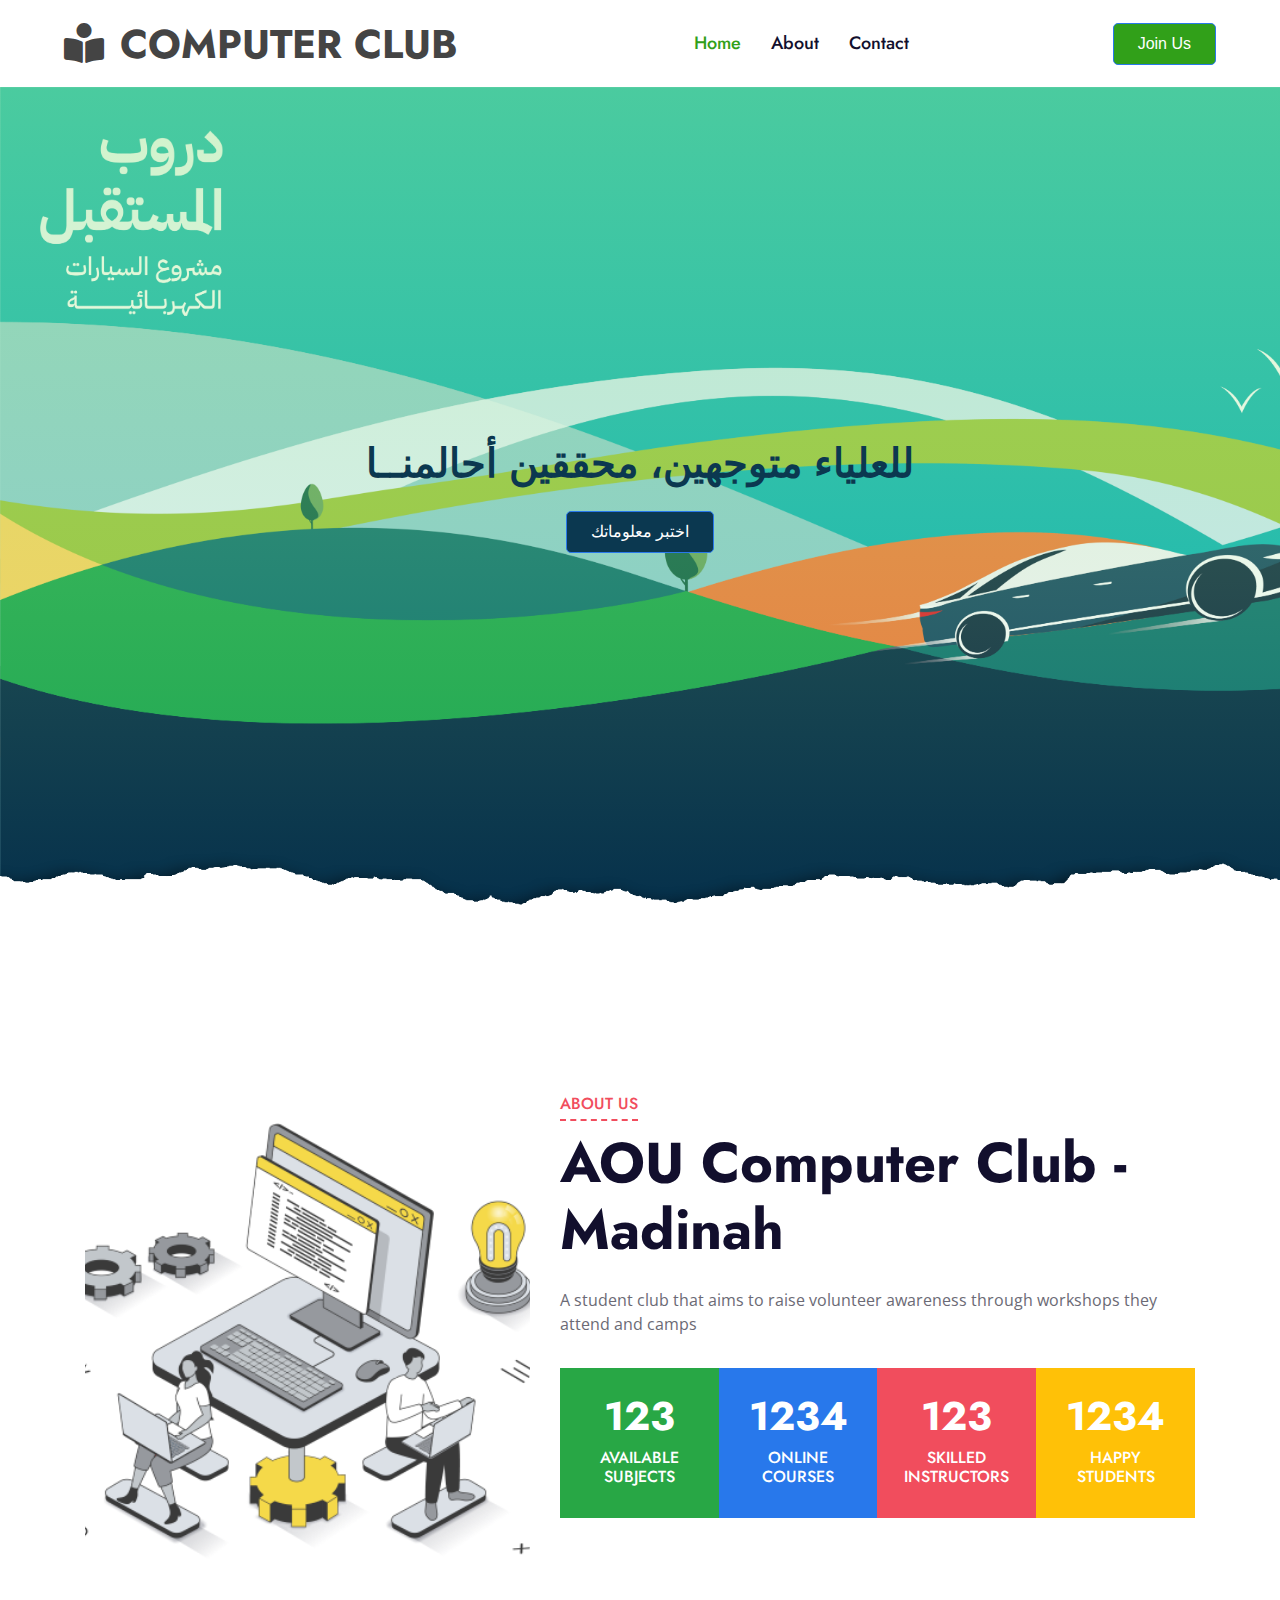
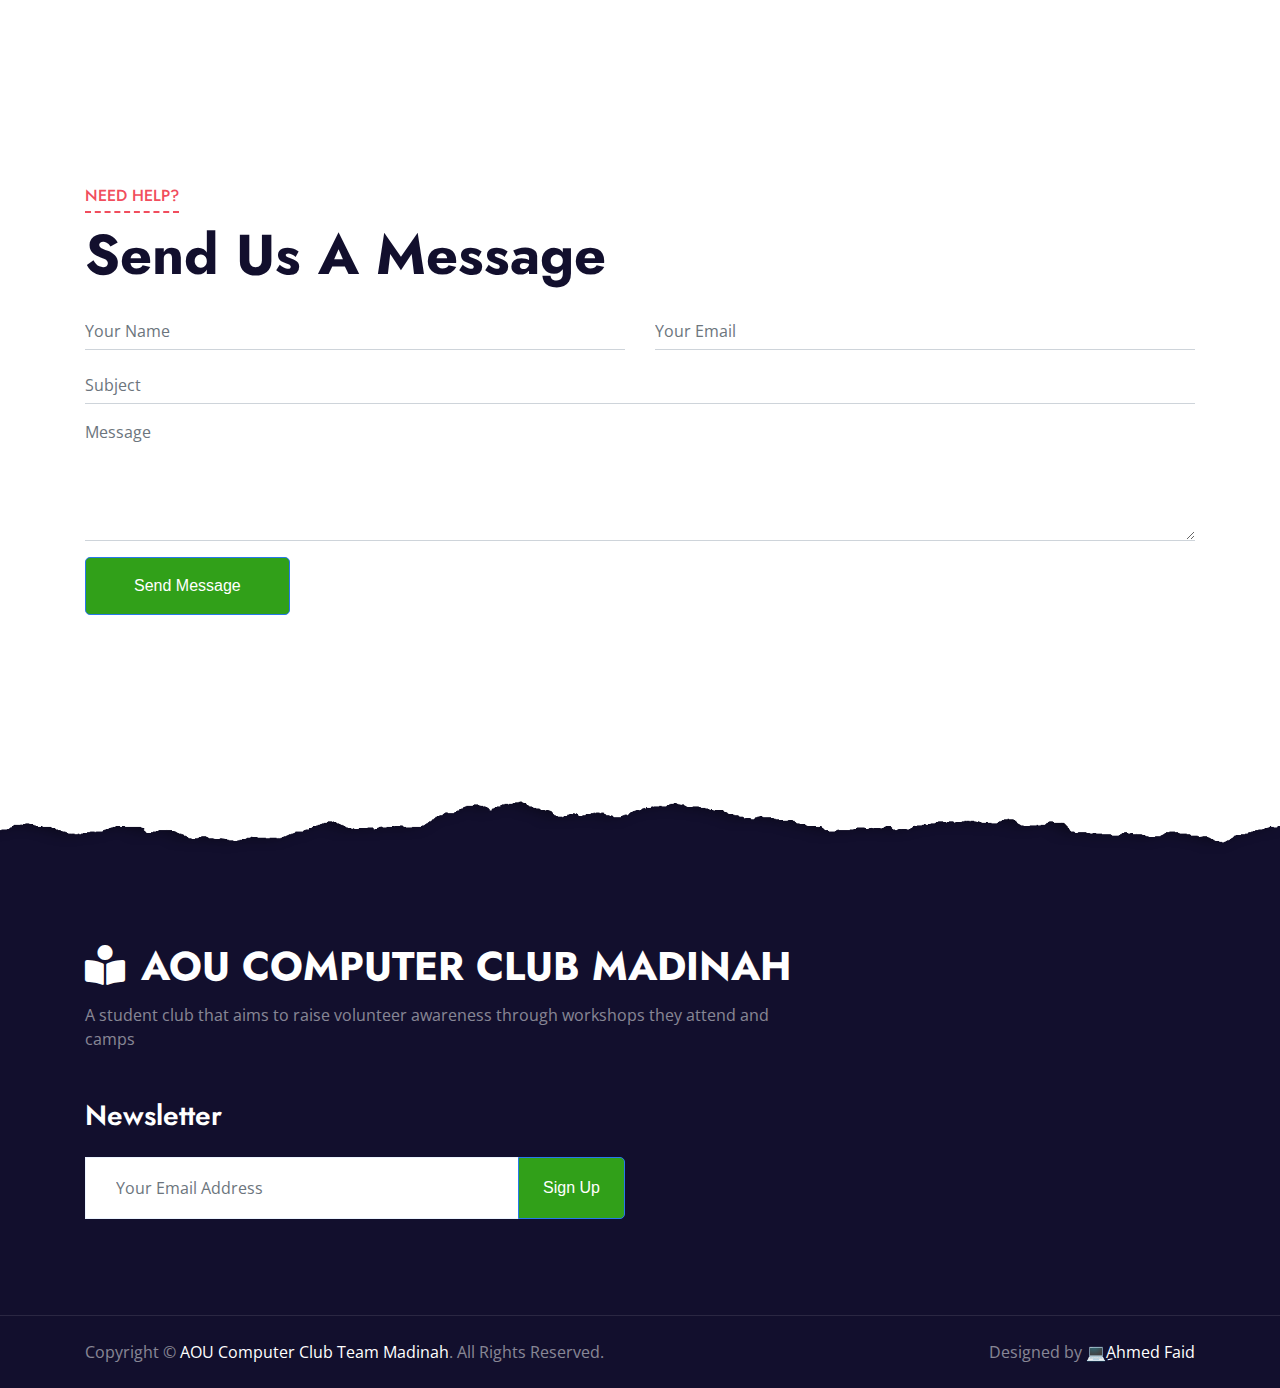
<file: index.html>
<!DOCTYPE html>
<html lang="en">

<head>
    <meta charset="utf-8">
    <title>AOU Computer Club - Madinah</title>
    <meta content="width=device-width, initial-scale=1.0" name="viewport">
    <meta content="Ahmed Faid" name="keywords">
    <meta content="Ahmed Faid" name="description">

    <!-- Favicon -->
    <link href="img/favicon.ico" rel="icon">

    <!-- Google Web Fonts -->
    <link rel="preconnect" href="https://fonts.gstatic.com">
    <link href="https://fonts.googleapis.com/css2?family=Jost:wght@500;600;700&family=Open+Sans:wght@400;600&display=swap" rel="stylesheet"> 

    <!-- Font Awesome -->
    <link href="https://cdnjs.cloudflare.com/ajax/libs/font-awesome/5.10.0/css/all.min.css" rel="stylesheet">

    <!-- Libraries Stylesheet -->
    <link href="lib/owlcarousel/assets/owl.carousel.min.css" rel="stylesheet">

    <!-- Customized Bootstrap Stylesheet -->
    <link href="css/style.css" rel="stylesheet">
</head>

<body>
  <!-- Navbar Start -->
    <div class="container-fluid p-0">
        <nav class="navbar navbar-expand-lg bg-white navbar-light py-3 py-lg-0 px-lg-5">
            <a href="index.html" class="navbar-brand ml-lg-3">
                <h1 class="m-0 text-uppercase text-primary"><i class="fa fa-book-reader mr-3"></i>Computer Club</h1>
            </a>
            <button type="button" class="navbar-toggler" data-toggle="collapse" data-target="#navbarCollapse">
                <span class="navbar-toggler-icon"></span>
            </button>
            <div class="collapse navbar-collapse justify-content-between px-lg-3" id="navbarCollapse">
                <div class="navbar-nav mx-auto py-0">
                    <a href="index.html" class="nav-item nav-link active">Home</a>
                    <a href="#about" class="nav-item nav-link">About</a>
                    <a href="#contact" class="nav-item nav-link">Contact</a>
                </div>
                <a href="" class="btn btn-primary py-2 px-4 d-none d-lg-block">Join Us</a>
            </div>
        </nav>
    </div>
    <!-- Navbar End -->


    <!-- Header Start -->
    <div class="jumbotron jumbotron-fluid position-relative overlay-bottom" style="margin-bottom: 90px;">
        <div class="container text-center my-5 py-5">
            <h1 class="mb-4" style="color: #0b3850;">للعلياء متوجهين، محققين أحالمنــا</h1>
            <a href="https://forms.gle/HLewfPUbRoB5BChC7" target="_blank" class="btn btn-primary py-2 px-4" style="background-color: #0b3850;">اختبر معلوماتك</a>
            <!-- <h1 class="text-white display-1 mb-5">اسرة نادي الكمبيوتر بالمدينة المنورة</h1> -->
        </div>
    </div>
    <!-- Header End -->


    <!-- About Start -->
    <div id="about" class="container-fluid py-5">
        <div class="container py-5">
            <div class="row">
                <div class="col-lg-5 mb-5 mb-lg-0" style="min-height: 500px;">
                    <div class="position-relative h-100">
                        <img class="position-absolute w-100 h-100" src="img/about.png" style="object-fit: cover;">
                    </div>
                </div>
                <div class="col-lg-7">
                    <div class="section-title position-relative mb-4">
                        <h6 class="d-inline-block position-relative text-secondary text-uppercase pb-2">About Us</h6>
                        <h1 class="display-4">AOU Computer Club - Madinah</h1>
                    </div>
                    <p>A student club that aims to raise volunteer awareness through workshops they attend and camps</p>
                    <div class="row pt-3 mx-0">
                        <div class="col-3 px-0">
                            <div class="bg-success text-center p-4">
                                <h1 class="text-white" data-toggle="counter-up">123</h1>
                                <h6 class="text-uppercase text-white">Available<span class="d-block">Subjects</span></h6>
                            </div>
                        </div>
                        <div class="col-3 px-0">
                            <div class="bg-primary text-center p-4">
                                <h1 class="text-white" data-toggle="counter-up">1234</h1>
                                <h6 class="text-uppercase text-white">Online<span class="d-block">Courses</span></h6>
                            </div>
                        </div>
                        <div class="col-3 px-0">
                            <div class="bg-secondary text-center p-4">
                                <h1 class="text-white" data-toggle="counter-up">123</h1>
                                <h6 class="text-uppercase text-white">Skilled<span class="d-block">Instructors</span></h6>
                            </div>
                        </div>
                        <div class="col-3 px-0">
                            <div class="bg-warning text-center p-4">
                                <h1 class="text-white" data-toggle="counter-up">1234</h1>
                                <h6 class="text-uppercase text-white">Happy<span class="d-block">Students</span></h6>
                            </div>
                        </div>
                    </div>
                </div>
            </div>
        </div>
    </div>
    <!-- About End -->

    <!-- Contact Start -->
    <div id="contact" class="container-fluid py-5">
        <div class="container py-5">
            <div class="row align-items-center">
                <div class="col-lg-12">
                    <div class="section-title position-relative mb-4">
                        <h6 class="d-inline-block position-relative text-secondary text-uppercase pb-2">Need Help?</h6>
                        <h1 class="display-4">Send Us A Message</h1>
                    </div>
                    <div class="contact-form">
                        <form>
                            <div class="row">
                                <div class="col-6 form-group">
                                    <input type="text" class="form-control border-top-0 border-right-0 border-left-0 p-0" placeholder="Your Name" required="required">
                                </div>
                                <div class="col-6 form-group">
                                    <input type="email" class="form-control border-top-0 border-right-0 border-left-0 p-0" placeholder="Your Email" required="required">
                                </div>
                            </div>
                            <div class="form-group">
                                <input type="text" class="form-control border-top-0 border-right-0 border-left-0 p-0" placeholder="Subject" required="required">
                            </div>
                            <div class="form-group">
                                <textarea class="form-control border-top-0 border-right-0 border-left-0 p-0" rows="5" placeholder="Message" required="required"></textarea>
                            </div>
                            <div>
                                <button class="btn btn-primary py-3 px-5" type="submit">Send Message</button>
                            </div>
                        </form>
                    </div>
                </div>
            </div>
        </div>
    </div>
    <!-- Contact End -->


    <!-- Footer Start -->
    <div class="container-fluid position-relative overlay-top bg-dark text-white-50 py-5" style="margin-top: 90px;">
        <div class="container mt-5 pt-5">
            <div class="row">
                <div class="col-md-8 mb-5">
                    <a href="index.html" class="navbar-brand">
                        <h1 class="mt-n2 text-uppercase text-white"><i class="fa fa-book-reader mr-3"></i>AOU Computer Club Madinah</h1>
                    </a>
                    <p class="m-0">A student club that aims to raise volunteer awareness through workshops they attend and camps</p>
                </div>
                <div class="col-md-6 mb-5">
                    <h3 class="text-white mb-4">Newsletter</h3>
                    <div class="w-100">
                        <div class="input-group">
                            <input type="text" class="form-control border-light" style="padding: 30px;" placeholder="Your Email Address">
                            <div class="input-group-append">
                                <button class="btn btn-primary px-4">Sign Up</button>
                            </div>
                        </div>
                    </div>
                </div>
            </div>
        </div>
    </div>
    <div class="container-fluid bg-dark text-white-50 border-top py-4" style="border-color: rgba(256, 256, 256, .1) !important;">
        <div class="container">
            <div class="row">
                <div class="col-md-6 text-center text-md-left mb-3 mb-md-0">
                    <p class="m-0">Copyright &copy; <a class="text-white" href="#">AOU Computer Club Team Madinah</a>. All Rights Reserved.
                    </p>
                </div>
                <div class="col-md-6 text-center text-md-right">
                    <p class="m-0">Designed by <a class="text-white" target="_blank" href="https://AhmedFaid.com">💻ِAhmed Faid</a>
                    </p>
                </div>
            </div>
        </div>
    </div>
    <!-- Footer End -->


    <!-- Back to Top -->
    <a href="#" class="btn btn-lg btn-primary rounded-0 btn-lg-square back-to-top"><i class="fa fa-angle-double-up"></i></a>


    <!-- JavaScript Libraries -->
    <script src="https://code.jquery.com/jquery-3.4.1.min.js"></script>
    <script src="https://stackpath.bootstrapcdn.com/bootstrap/4.4.1/js/bootstrap.bundle.min.js"></script>
    <script src="lib/easing/easing.min.js"></script>
    <script src="lib/waypoints/waypoints.min.js"></script>
    <script src="lib/counterup/counterup.min.js"></script>
    <script src="lib/owlcarousel/owl.carousel.min.js"></script>

    <!-- Template Javascript -->
    <script src="js/main.js"></script>
</body>

</html>
</file>
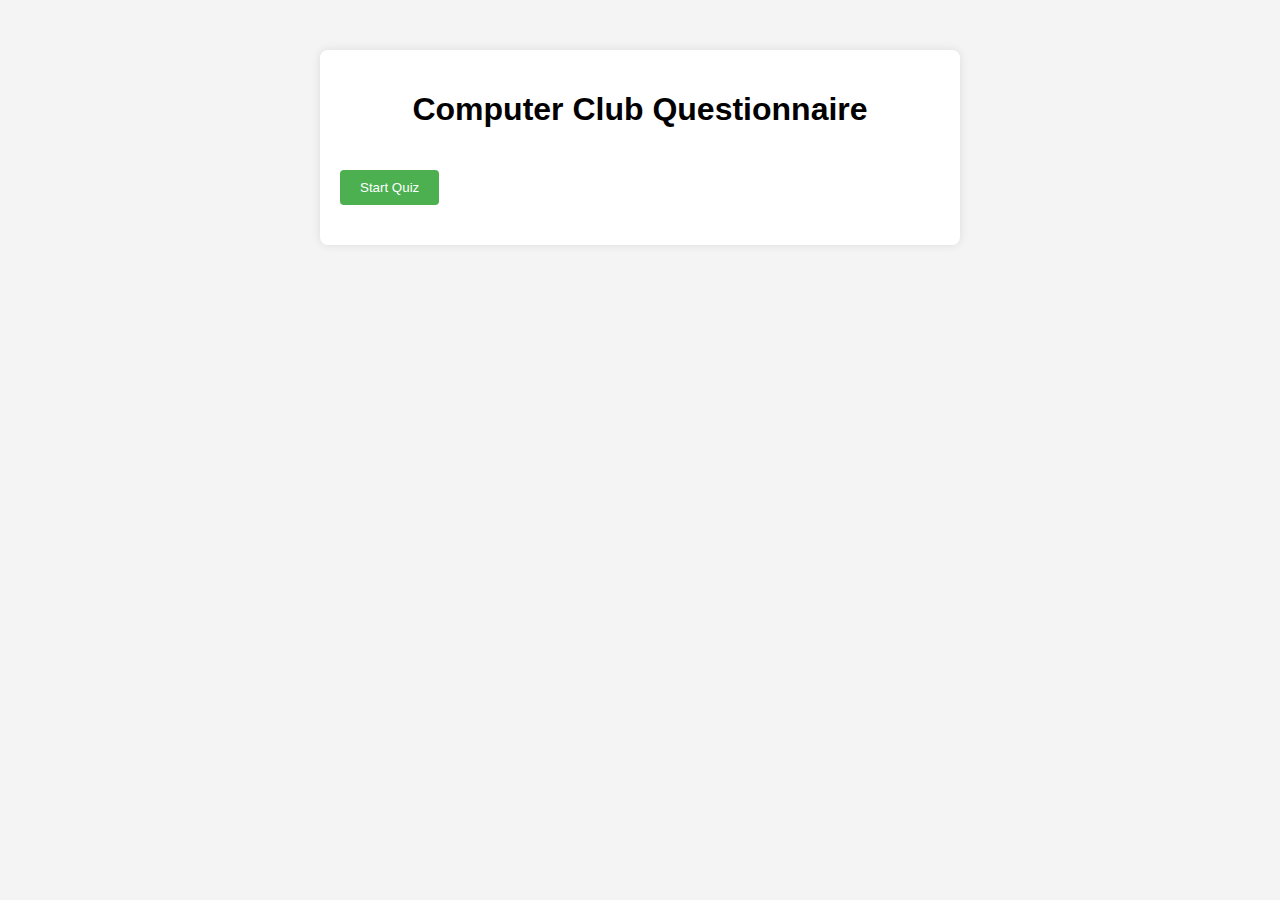
<file: quiz.html>
<!DOCTYPE html>
<html lang="en">
<head>
    <meta charset="UTF-8">
    <meta name="viewport" content="width=device-width, initial-scale=1.0">
    <title>Computer Club Questionnaire</title>
    <style>
        body {
            font-family: Arial, sans-serif;
            margin: 0;
            padding: 0;
            background-color: #f4f4f4;
        }
        .container {
            max-width: 600px;
            margin: 50px auto;
            padding: 20px;
            background-color: white;
            border-radius: 8px;
            box-shadow: 0 0 10px rgba(0, 0, 0, 0.1);
        }
        h1 {
            text-align: center;
        }
        label {
            display: block;
            margin-top: 20px;
        }
        button {
            margin-top: 20px;
            padding: 10px 20px;
            background-color: #4CAF50;
            color: white;
            border: none;
            border-radius: 4px;
            cursor: pointer;
        }
        .results {
            margin-top: 20px;
        }
    </style>
</head>
<body>
    <div class="container">
        <h1>Computer Club Questionnaire</h1>

        <!-- Button to generate 3 questions -->
        <button id="startQuiz">Start Quiz</button>

        <!-- Dynamic form will be inserted here -->
        <form id="quizForm" style="display:none;">
            <div id="questions"></div>
            <button type="submit">Submit</button>
            <a href="index.html" class="btn btn-primary py-2 px-4 d-none d-lg-block">Back to home page</a>
        </form>

        <div class="results" id="results"></div>
    </div>

    <script>
        // Array of questions
        const questionPool = [
            { question: "Do you enjoy programming?", name: "question1" },
            { question: "Have you ever built a website before?", name: "question2" },
            { question: "Are you interested in AI?", name: "question3" },
            { question: "Do you like problem-solving?", name: "question4" },
            { question: "Are you familiar with robotics?", name: "question5" },
            { question: "Have you ever coded in Python?", name: "question6" }
        ];

        // Function to shuffle and select 3 questions
        function getRandomQuestions() {
            const shuffled = questionPool.sort(() => 0.5 - Math.random());
            return shuffled.slice(0, 3);
        }

        // Function to render questions in the form
        function renderQuestions(questions) {
            const questionsContainer = document.getElementById("questions");
            questionsContainer.innerHTML = "";  // Clear any existing questions

            questions.forEach((q, index) => {
                const questionHTML = `
                    <label>${index + 1}. ${q.question}</label>
                    <input type="radio" name="${q.name}" value="Yes"> Yes
                    <input type="radio" name="${q.name}" value="No"> No
                `;
                questionsContainer.innerHTML += questionHTML;
            });
        }

        // Start quiz button event
        document.getElementById("startQuiz").addEventListener("click", function() {
            const selectedQuestions = getRandomQuestions();
            renderQuestions(selectedQuestions);

            // Show the form after the questions are generated
            document.getElementById("quizForm").style.display = "block";
        });

        // Form submission event
        document.getElementById("quizForm").addEventListener("submit", function(event) {
            event.preventDefault();

            // Collect answers
            const results = [];
            questionPool.forEach((q) => {
                const answer = document.querySelector(`input[name="${q.name}"]:checked`);
                if (answer) {
                    results.push(`${q.question} <strong>${answer.value}</strong>`);
                }
            });

            // Display results
            document.getElementById("results").innerHTML = `<h3>Results</h3><p>${results.join('</p><p>')}</p>`;
        });
    </script>
</body>
</html>
</file>
<file: css/style.css>
/******* Bootstrap Theming ********/
/*!
 * Bootstrap v4.5.3 (https://getbootstrap.com/)
 * Copyright 2011-2020 The Bootstrap Authors
 * Copyright 2011-2020 Twitter, Inc.
 * Licensed under MIT (https://github.com/twbs/bootstrap/blob/main/LICENSE)
 */
 :root {
  --blue: #007bff;
  --indigo: #6610f2;
  --purple: #6f42c1;
  --pink: #e83e8c;
  --red: #dc3545;
  --orange: #fd7e14;
  --yellow: #ffc107;
  --green: #28a745;
  --teal: #20c997;
  --cyan: #17a2b8;
  --white: #fff;
  --gray: #6c757d;
  --gray-dark: #343a40;
  --primary: #2878EB;
  --secondary: #F14D5D;
  --success: #28a745;
  --info: #17a2b8;
  --warning: #ffc107;
  --danger: #dc3545;
  --light: #ECF4FF;
  --dark: #120F2D;
  --breakpoint-xs: 0;
  --breakpoint-sm: 576px;
  --breakpoint-md: 768px;
  --breakpoint-lg: 992px;
  --breakpoint-xl: 1200px;
  --font-family-sans-serif: -apple-system, BlinkMacSystemFont, "Segoe UI", Roboto, "Helvetica Neue", Arial, "Noto Sans", sans-serif, "Apple Color Emoji", "Segoe UI Emoji", "Segoe UI Symbol", "Noto Color Emoji";
  --font-family-monospace: SFMono-Regular, Menlo, Monaco, Consolas, "Liberation Mono", "Courier New", monospace;
}

*,
*::before,
*::after {
  box-sizing: border-box;
}

html {
  font-family: sans-serif;
  line-height: 1.15;
  -webkit-text-size-adjust: 100%;
  -webkit-tap-highlight-color: rgba(0, 0, 0, 0);
  scroll-behavior: smooth;
}

article, aside, figcaption, figure, footer, header, hgroup, main, nav, section {
  display: block;
}

body {
  margin: 0;
  font-family: "Open Sans", sans-serif;
  font-size: 1rem;
  font-weight: 400;
  line-height: 1.5;
  color: #6B6A75;
  text-align: left;
  background-color: #FFFFFF;
}

[tabindex="-1"]:focus:not(:focus-visible) {
  outline: 0 !important;
}

hr {
  box-sizing: content-box;
  height: 0;
  overflow: visible;
}

h1, h2, h3, h4, h5, h6 {
  margin-top: 0;
  margin-bottom: 0.5rem;
}

p {
  margin-top: 0;
  margin-bottom: 1rem;
}

abbr[title],
abbr[data-original-title] {
  text-decoration: underline;
  text-decoration: underline dotted;
  cursor: help;
  border-bottom: 0;
  text-decoration-skip-ink: none;
}

address {
  margin-bottom: 1rem;
  font-style: normal;
  line-height: inherit;
}

ol,
ul,
dl {
  margin-top: 0;
  margin-bottom: 1rem;
}

ol ol,
ul ul,
ol ul,
ul ol {
  margin-bottom: 0;
}

dt {
  font-weight: 700;
}

dd {
  margin-bottom: .5rem;
  margin-left: 0;
}

blockquote {
  margin: 0 0 1rem;
}

b,
strong {
  font-weight: bolder;
}

small {
  font-size: 80%;
}

sub,
sup {
  position: relative;
  font-size: 75%;
  line-height: 0;
  vertical-align: baseline;
}

sub {
  bottom: -.25em;
}

sup {
  top: -.5em;
}

a {
  color: #2878EB;
  text-decoration: none;
  background-color: transparent;
}

a:hover {
  color: #1154b6;
  text-decoration: underline;
}

a:not([href]):not([class]) {
  color: inherit;
  text-decoration: none;
}

a:not([href]):not([class]):hover {
  color: inherit;
  text-decoration: none;
}

pre,
code,
kbd,
samp {
  font-family: SFMono-Regular, Menlo, Monaco, Consolas, "Liberation Mono", "Courier New", monospace;
  font-size: 1em;
}

pre {
  margin-top: 0;
  margin-bottom: 1rem;
  overflow: auto;
  -ms-overflow-style: scrollbar;
}

figure {
  margin: 0 0 1rem;
}

img {
  vertical-align: middle;
  border-style: none;
}

svg {
  overflow: hidden;
  vertical-align: middle;
}

table {
  border-collapse: collapse;
}

caption {
  padding-top: 0.75rem;
  padding-bottom: 0.75rem;
  color: #6c757d;
  text-align: left;
  caption-side: bottom;
}

th {
  text-align: inherit;
  text-align: -webkit-match-parent;
}

label {
  display: inline-block;
  margin-bottom: 0.5rem;
}

button {
  border-radius: 0;
}

button:focus {
  outline: 1px dotted;
  outline: 5px auto -webkit-focus-ring-color;
}

input,
button,
select,
optgroup,
textarea {
  margin: 0;
  font-family: inherit;
  font-size: inherit;
  line-height: inherit;
}

button,
input {
  overflow: visible;
}

button,
select {
  text-transform: none;
}

[role="button"] {
  cursor: pointer;
}

select {
  word-wrap: normal;
}

button,
[type="button"],
[type="reset"],
[type="submit"] {
  -webkit-appearance: button;
}

button:not(:disabled),
[type="button"]:not(:disabled),
[type="reset"]:not(:disabled),
[type="submit"]:not(:disabled) {
  cursor: pointer;
}

button::-moz-focus-inner,
[type="button"]::-moz-focus-inner,
[type="reset"]::-moz-focus-inner,
[type="submit"]::-moz-focus-inner {
  padding: 0;
  border-style: none;
}

input[type="radio"],
input[type="checkbox"] {
  box-sizing: border-box;
  padding: 0;
}

textarea {
  overflow: auto;
  resize: vertical;
}

fieldset {
  min-width: 0;
  padding: 0;
  margin: 0;
  border: 0;
}

legend {
  display: block;
  width: 100%;
  max-width: 100%;
  padding: 0;
  margin-bottom: .5rem;
  font-size: 1.5rem;
  line-height: inherit;
  color: inherit;
  white-space: normal;
}

@media (max-width: 1200px) {
  legend {
    font-size: calc(1.275rem + 0.3vw) ;
  }
}

progress {
  vertical-align: baseline;
}

[type="number"]::-webkit-inner-spin-button,
[type="number"]::-webkit-outer-spin-button {
  height: auto;
}

[type="search"] {
  outline-offset: -2px;
  -webkit-appearance: none;
}

[type="search"]::-webkit-search-decoration {
  -webkit-appearance: none;
}

::-webkit-file-upload-button {
  font: inherit;
  -webkit-appearance: button;
}

output {
  display: inline-block;
}

summary {
  display: list-item;
  cursor: pointer;
}

template {
  display: none;
}

[hidden] {
  display: none !important;
}

h1, h2, h3, h4, h5, h6,
.h1, .h2, .h3, .h4, .h5, .h6 {
  margin-bottom: 0.5rem;
  font-family: "Jost", sans-serif;
  font-weight: 500;
  line-height: 1.2;
  color: #120F2D;
}

h1, .h1 {
  font-size: 2.5rem;
}

@media (max-width: 1200px) {
  h1, .h1 {
    font-size: calc(1.375rem + 1.5vw) ;
  }
}

h2, .h2 {
  font-size: 2rem;
}

@media (max-width: 1200px) {
  h2, .h2 {
    font-size: calc(1.325rem + 0.9vw) ;
  }
}

h3, .h3 {
  font-size: 1.75rem;
}

@media (max-width: 1200px) {
  h3, .h3 {
    font-size: calc(1.3rem + 0.6vw) ;
  }
}

h4, .h4 {
  font-size: 1.5rem;
}

@media (max-width: 1200px) {
  h4, .h4 {
    font-size: calc(1.275rem + 0.3vw) ;
  }
}

h5, .h5 {
  font-size: 1.25rem;
}

h6, .h6 {
  font-size: 1rem;
}

.lead {
  font-size: 1.25rem;
  font-weight: 300;
}

.display-1 {
  font-size: 6rem;
  font-weight: 300;
  line-height: 1.2;
}

@media (max-width: 1200px) {
  .display-1 {
    font-size: calc(1.725rem + 5.7vw) ;
  }
}

.display-2 {
  font-size: 5.5rem;
  font-weight: 300;
  line-height: 1.2;
}

@media (max-width: 1200px) {
  .display-2 {
    font-size: calc(1.675rem + 5.1vw) ;
  }
}

.display-3 {
  font-size: 4.5rem;
  font-weight: 300;
  line-height: 1.2;
}

@media (max-width: 1200px) {
  .display-3 {
    font-size: calc(1.575rem + 3.9vw) ;
  }
}

.display-4 {
  font-size: 3.5rem;
  font-weight: 300;
  line-height: 1.2;
}

@media (max-width: 1200px) {
  .display-4 {
    font-size: calc(1.475rem + 2.7vw) ;
  }
}

hr {
  margin-top: 1rem;
  margin-bottom: 1rem;
  border: 0;
  border-top: 1px solid rgba(0, 0, 0, 0.1);
}

small,
.small {
  font-size: 80%;
  font-weight: 400;
}

mark,
.mark {
  padding: 0.2em;
  background-color: #fcf8e3;
}

.list-unstyled {
  padding-left: 0;
  list-style: none;
}

.list-inline {
  padding-left: 0;
  list-style: none;
}

.list-inline-item {
  display: inline-block;
}

.list-inline-item:not(:last-child) {
  margin-right: 0.5rem;
}

.initialism {
  font-size: 90%;
  text-transform: uppercase;
}

.blockquote {
  margin-bottom: 1rem;
  font-size: 1.25rem;
}

.blockquote-footer {
  display: block;
  font-size: 80%;
  color: #6c757d;
}

.blockquote-footer::before {
  content: "\2014\00A0";
}

.img-fluid {
  max-width: 100%;
  height: auto;
}

.img-thumbnail {
  padding: 0.25rem;
  background-color: #FFFFFF;
  border: 1px solid #dee2e6;
  border-radius: false;
  max-width: 100%;
  height: auto;
}

.figure {
  display: inline-block;
}

.figure-img {
  margin-bottom: 0.5rem;
  line-height: 1;
}

.figure-caption {
  font-size: 90%;
  color: #6c757d;
}

code {
  font-size: 87.5%;
  color: #e83e8c;
  word-wrap: break-word;
}

a > code {
  color: inherit;
}

kbd {
  padding: 0.2rem 0.4rem;
  font-size: 87.5%;
  color: #fff;
  background-color: #212529;
  border-radius: 0.2rem;
}

kbd kbd {
  padding: 0;
  font-size: 100%;
  font-weight: 700;
}

pre {
  display: block;
  font-size: 87.5%;
  color: #212529;
}

pre code {
  font-size: inherit;
  color: inherit;
  word-break: normal;
}

.pre-scrollable {
  max-height: 340px;
  overflow-y: scroll;
}

.container,
.container-fluid,
.container-sm,
.container-md,
.container-lg,
.container-xl {
  width: 100%;
  padding-right: 15px;
  padding-left: 15px;
  margin-right: auto;
  margin-left: auto;
}

@media (min-width: 576px) {
  .container, .container-sm {
    max-width: 540px;
  }
}

@media (min-width: 768px) {
  .container, .container-sm, .container-md {
    max-width: 720px;
  }
}

@media (min-width: 992px) {
  .container, .container-sm, .container-md, .container-lg {
    max-width: 960px;
  }
}

@media (min-width: 1200px) {
  .container, .container-sm, .container-md, .container-lg, .container-xl {
    max-width: 1140px;
  }
}

.row {
  display: flex;
  flex-wrap: wrap;
  margin-right: -15px;
  margin-left: -15px;
}

.no-gutters {
  margin-right: 0;
  margin-left: 0;
}

.no-gutters > .col,
.no-gutters > [class*="col-"] {
  padding-right: 0;
  padding-left: 0;
}

.col-1, .col-2, .col-3, .col-4, .col-5, .col-6, .col-7, .col-8, .col-9, .col-10, .col-11, .col-12, .col,
.col-auto, .col-sm-1, .col-sm-2, .col-sm-3, .col-sm-4, .col-sm-5, .col-sm-6, .col-sm-7, .col-sm-8, .col-sm-9, .col-sm-10, .col-sm-11, .col-sm-12, .col-sm,
.col-sm-auto, .col-md-1, .col-md-2, .col-md-3, .col-md-4, .col-md-5, .col-md-6, .col-md-7, .col-md-8, .col-md-9, .col-md-10, .col-md-11, .col-md-12, .col-md,
.col-md-auto, .col-lg-1, .col-lg-2, .col-lg-3, .col-lg-4, .col-lg-5, .col-lg-6, .col-lg-7, .col-lg-8, .col-lg-9, .col-lg-10, .col-lg-11, .col-lg-12, .col-lg,
.col-lg-auto, .col-xl-1, .col-xl-2, .col-xl-3, .col-xl-4, .col-xl-5, .col-xl-6, .col-xl-7, .col-xl-8, .col-xl-9, .col-xl-10, .col-xl-11, .col-xl-12, .col-xl,
.col-xl-auto {
  position: relative;
  width: 100%;
  padding-right: 15px;
  padding-left: 15px;
}

.col {
  flex-basis: 0;
  flex-grow: 1;
  max-width: 100%;
}

.row-cols-1 > * {
  flex: 0 0 100%;
  max-width: 100%;
}

.row-cols-2 > * {
  flex: 0 0 50%;
  max-width: 50%;
}

.row-cols-3 > * {
  flex: 0 0 33.33333%;
  max-width: 33.33333%;
}

.row-cols-4 > * {
  flex: 0 0 25%;
  max-width: 25%;
}

.row-cols-5 > * {
  flex: 0 0 20%;
  max-width: 20%;
}

.row-cols-6 > * {
  flex: 0 0 16.66667%;
  max-width: 16.66667%;
}

.col-auto {
  flex: 0 0 auto;
  width: auto;
  max-width: 100%;
}

.col-1 {
  flex: 0 0 8.33333%;
  max-width: 8.33333%;
}

.col-2 {
  flex: 0 0 16.66667%;
  max-width: 16.66667%;
}

.col-3 {
  flex: 0 0 25%;
  max-width: 25%;
}

.col-4 {
  flex: 0 0 33.33333%;
  max-width: 33.33333%;
}

.col-5 {
  flex: 0 0 41.66667%;
  max-width: 41.66667%;
}

.col-6 {
  flex: 0 0 50%;
  max-width: 50%;
}

.col-7 {
  flex: 0 0 58.33333%;
  max-width: 58.33333%;
}

.col-8 {
  flex: 0 0 66.66667%;
  max-width: 66.66667%;
}

.col-9 {
  flex: 0 0 75%;
  max-width: 75%;
}

.col-10 {
  flex: 0 0 83.33333%;
  max-width: 83.33333%;
}

.col-11 {
  flex: 0 0 91.66667%;
  max-width: 91.66667%;
}

.col-12 {
  flex: 0 0 100%;
  max-width: 100%;
}

.order-first {
  order: -1;
}

.order-last {
  order: 13;
}

.order-0 {
  order: 0;
}

.order-1 {
  order: 1;
}

.order-2 {
  order: 2;
}

.order-3 {
  order: 3;
}

.order-4 {
  order: 4;
}

.order-5 {
  order: 5;
}

.order-6 {
  order: 6;
}

.order-7 {
  order: 7;
}

.order-8 {
  order: 8;
}

.order-9 {
  order: 9;
}

.order-10 {
  order: 10;
}

.order-11 {
  order: 11;
}

.order-12 {
  order: 12;
}

.offset-1 {
  margin-left: 8.33333%;
}

.offset-2 {
  margin-left: 16.66667%;
}

.offset-3 {
  margin-left: 25%;
}

.offset-4 {
  margin-left: 33.33333%;
}

.offset-5 {
  margin-left: 41.66667%;
}

.offset-6 {
  margin-left: 50%;
}

.offset-7 {
  margin-left: 58.33333%;
}

.offset-8 {
  margin-left: 66.66667%;
}

.offset-9 {
  margin-left: 75%;
}

.offset-10 {
  margin-left: 83.33333%;
}

.offset-11 {
  margin-left: 91.66667%;
}

@media (min-width: 576px) {
  .col-sm {
    flex-basis: 0;
    flex-grow: 1;
    max-width: 100%;
  }
  .row-cols-sm-1 > * {
    flex: 0 0 100%;
    max-width: 100%;
  }
  .row-cols-sm-2 > * {
    flex: 0 0 50%;
    max-width: 50%;
  }
  .row-cols-sm-3 > * {
    flex: 0 0 33.33333%;
    max-width: 33.33333%;
  }
  .row-cols-sm-4 > * {
    flex: 0 0 25%;
    max-width: 25%;
  }
  .row-cols-sm-5 > * {
    flex: 0 0 20%;
    max-width: 20%;
  }
  .row-cols-sm-6 > * {
    flex: 0 0 16.66667%;
    max-width: 16.66667%;
  }
  .col-sm-auto {
    flex: 0 0 auto;
    width: auto;
    max-width: 100%;
  }
  .col-sm-1 {
    flex: 0 0 8.33333%;
    max-width: 8.33333%;
  }
  .col-sm-2 {
    flex: 0 0 16.66667%;
    max-width: 16.66667%;
  }
  .col-sm-3 {
    flex: 0 0 25%;
    max-width: 25%;
  }
  .col-sm-4 {
    flex: 0 0 33.33333%;
    max-width: 33.33333%;
  }
  .col-sm-5 {
    flex: 0 0 41.66667%;
    max-width: 41.66667%;
  }
  .col-sm-6 {
    flex: 0 0 50%;
    max-width: 50%;
  }
  .col-sm-7 {
    flex: 0 0 58.33333%;
    max-width: 58.33333%;
  }
  .col-sm-8 {
    flex: 0 0 66.66667%;
    max-width: 66.66667%;
  }
  .col-sm-9 {
    flex: 0 0 75%;
    max-width: 75%;
  }
  .col-sm-10 {
    flex: 0 0 83.33333%;
    max-width: 83.33333%;
  }
  .col-sm-11 {
    flex: 0 0 91.66667%;
    max-width: 91.66667%;
  }
  .col-sm-12 {
    flex: 0 0 100%;
    max-width: 100%;
  }
  .order-sm-first {
    order: -1;
  }
  .order-sm-last {
    order: 13;
  }
  .order-sm-0 {
    order: 0;
  }
  .order-sm-1 {
    order: 1;
  }
  .order-sm-2 {
    order: 2;
  }
  .order-sm-3 {
    order: 3;
  }
  .order-sm-4 {
    order: 4;
  }
  .order-sm-5 {
    order: 5;
  }
  .order-sm-6 {
    order: 6;
  }
  .order-sm-7 {
    order: 7;
  }
  .order-sm-8 {
    order: 8;
  }
  .order-sm-9 {
    order: 9;
  }
  .order-sm-10 {
    order: 10;
  }
  .order-sm-11 {
    order: 11;
  }
  .order-sm-12 {
    order: 12;
  }
  .offset-sm-0 {
    margin-left: 0;
  }
  .offset-sm-1 {
    margin-left: 8.33333%;
  }
  .offset-sm-2 {
    margin-left: 16.66667%;
  }
  .offset-sm-3 {
    margin-left: 25%;
  }
  .offset-sm-4 {
    margin-left: 33.33333%;
  }
  .offset-sm-5 {
    margin-left: 41.66667%;
  }
  .offset-sm-6 {
    margin-left: 50%;
  }
  .offset-sm-7 {
    margin-left: 58.33333%;
  }
  .offset-sm-8 {
    margin-left: 66.66667%;
  }
  .offset-sm-9 {
    margin-left: 75%;
  }
  .offset-sm-10 {
    margin-left: 83.33333%;
  }
  .offset-sm-11 {
    margin-left: 91.66667%;
  }
}

@media (min-width: 768px) {
  .col-md {
    flex-basis: 0;
    flex-grow: 1;
    max-width: 100%;
  }
  .row-cols-md-1 > * {
    flex: 0 0 100%;
    max-width: 100%;
  }
  .row-cols-md-2 > * {
    flex: 0 0 50%;
    max-width: 50%;
  }
  .row-cols-md-3 > * {
    flex: 0 0 33.33333%;
    max-width: 33.33333%;
  }
  .row-cols-md-4 > * {
    flex: 0 0 25%;
    max-width: 25%;
  }
  .row-cols-md-5 > * {
    flex: 0 0 20%;
    max-width: 20%;
  }
  .row-cols-md-6 > * {
    flex: 0 0 16.66667%;
    max-width: 16.66667%;
  }
  .col-md-auto {
    flex: 0 0 auto;
    width: auto;
    max-width: 100%;
  }
  .col-md-1 {
    flex: 0 0 8.33333%;
    max-width: 8.33333%;
  }
  .col-md-2 {
    flex: 0 0 16.66667%;
    max-width: 16.66667%;
  }
  .col-md-3 {
    flex: 0 0 25%;
    max-width: 25%;
  }
  .col-md-4 {
    flex: 0 0 33.33333%;
    max-width: 33.33333%;
  }
  .col-md-5 {
    flex: 0 0 41.66667%;
    max-width: 41.66667%;
  }
  .col-md-6 {
    flex: 0 0 50%;
    max-width: 50%;
  }
  .col-md-7 {
    flex: 0 0 58.33333%;
    max-width: 58.33333%;
  }
  .col-md-8 {
    flex: 0 0 66.66667%;
    max-width: 66.66667%;
  }
  .col-md-9 {
    flex: 0 0 75%;
    max-width: 75%;
  }
  .col-md-10 {
    flex: 0 0 83.33333%;
    max-width: 83.33333%;
  }
  .col-md-11 {
    flex: 0 0 91.66667%;
    max-width: 91.66667%;
  }
  .col-md-12 {
    flex: 0 0 100%;
    max-width: 100%;
  }
  .order-md-first {
    order: -1;
  }
  .order-md-last {
    order: 13;
  }
  .order-md-0 {
    order: 0;
  }
  .order-md-1 {
    order: 1;
  }
  .order-md-2 {
    order: 2;
  }
  .order-md-3 {
    order: 3;
  }
  .order-md-4 {
    order: 4;
  }
  .order-md-5 {
    order: 5;
  }
  .order-md-6 {
    order: 6;
  }
  .order-md-7 {
    order: 7;
  }
  .order-md-8 {
    order: 8;
  }
  .order-md-9 {
    order: 9;
  }
  .order-md-10 {
    order: 10;
  }
  .order-md-11 {
    order: 11;
  }
  .order-md-12 {
    order: 12;
  }
  .offset-md-0 {
    margin-left: 0;
  }
  .offset-md-1 {
    margin-left: 8.33333%;
  }
  .offset-md-2 {
    margin-left: 16.66667%;
  }
  .offset-md-3 {
    margin-left: 25%;
  }
  .offset-md-4 {
    margin-left: 33.33333%;
  }
  .offset-md-5 {
    margin-left: 41.66667%;
  }
  .offset-md-6 {
    margin-left: 50%;
  }
  .offset-md-7 {
    margin-left: 58.33333%;
  }
  .offset-md-8 {
    margin-left: 66.66667%;
  }
  .offset-md-9 {
    margin-left: 75%;
  }
  .offset-md-10 {
    margin-left: 83.33333%;
  }
  .offset-md-11 {
    margin-left: 91.66667%;
  }
}

@media (min-width: 992px) {
  .col-lg {
    flex-basis: 0;
    flex-grow: 1;
    max-width: 100%;
  }
  .row-cols-lg-1 > * {
    flex: 0 0 100%;
    max-width: 100%;
  }
  .row-cols-lg-2 > * {
    flex: 0 0 50%;
    max-width: 50%;
  }
  .row-cols-lg-3 > * {
    flex: 0 0 33.33333%;
    max-width: 33.33333%;
  }
  .row-cols-lg-4 > * {
    flex: 0 0 25%;
    max-width: 25%;
  }
  .row-cols-lg-5 > * {
    flex: 0 0 20%;
    max-width: 20%;
  }
  .row-cols-lg-6 > * {
    flex: 0 0 16.66667%;
    max-width: 16.66667%;
  }
  .col-lg-auto {
    flex: 0 0 auto;
    width: auto;
    max-width: 100%;
  }
  .col-lg-1 {
    flex: 0 0 8.33333%;
    max-width: 8.33333%;
  }
  .col-lg-2 {
    flex: 0 0 16.66667%;
    max-width: 16.66667%;
  }
  .col-lg-3 {
    flex: 0 0 25%;
    max-width: 25%;
  }
  .col-lg-4 {
    flex: 0 0 33.33333%;
    max-width: 33.33333%;
  }
  .col-lg-5 {
    flex: 0 0 41.66667%;
    max-width: 41.66667%;
  }
  .col-lg-6 {
    flex: 0 0 50%;
    max-width: 50%;
  }
  .col-lg-7 {
    flex: 0 0 58.33333%;
    max-width: 58.33333%;
  }
  .col-lg-8 {
    flex: 0 0 66.66667%;
    max-width: 66.66667%;
  }
  .col-lg-9 {
    flex: 0 0 75%;
    max-width: 75%;
  }
  .col-lg-10 {
    flex: 0 0 83.33333%;
    max-width: 83.33333%;
  }
  .col-lg-11 {
    flex: 0 0 91.66667%;
    max-width: 91.66667%;
  }
  .col-lg-12 {
    flex: 0 0 100%;
    max-width: 100%;
  }
  .order-lg-first {
    order: -1;
  }
  .order-lg-last {
    order: 13;
  }
  .order-lg-0 {
    order: 0;
  }
  .order-lg-1 {
    order: 1;
  }
  .order-lg-2 {
    order: 2;
  }
  .order-lg-3 {
    order: 3;
  }
  .order-lg-4 {
    order: 4;
  }
  .order-lg-5 {
    order: 5;
  }
  .order-lg-6 {
    order: 6;
  }
  .order-lg-7 {
    order: 7;
  }
  .order-lg-8 {
    order: 8;
  }
  .order-lg-9 {
    order: 9;
  }
  .order-lg-10 {
    order: 10;
  }
  .order-lg-11 {
    order: 11;
  }
  .order-lg-12 {
    order: 12;
  }
  .offset-lg-0 {
    margin-left: 0;
  }
  .offset-lg-1 {
    margin-left: 8.33333%;
  }
  .offset-lg-2 {
    margin-left: 16.66667%;
  }
  .offset-lg-3 {
    margin-left: 25%;
  }
  .offset-lg-4 {
    margin-left: 33.33333%;
  }
  .offset-lg-5 {
    margin-left: 41.66667%;
  }
  .offset-lg-6 {
    margin-left: 50%;
  }
  .offset-lg-7 {
    margin-left: 58.33333%;
  }
  .offset-lg-8 {
    margin-left: 66.66667%;
  }
  .offset-lg-9 {
    margin-left: 75%;
  }
  .offset-lg-10 {
    margin-left: 83.33333%;
  }
  .offset-lg-11 {
    margin-left: 91.66667%;
  }
}

@media (min-width: 1200px) {
  .col-xl {
    flex-basis: 0;
    flex-grow: 1;
    max-width: 100%;
  }
  .row-cols-xl-1 > * {
    flex: 0 0 100%;
    max-width: 100%;
  }
  .row-cols-xl-2 > * {
    flex: 0 0 50%;
    max-width: 50%;
  }
  .row-cols-xl-3 > * {
    flex: 0 0 33.33333%;
    max-width: 33.33333%;
  }
  .row-cols-xl-4 > * {
    flex: 0 0 25%;
    max-width: 25%;
  }
  .row-cols-xl-5 > * {
    flex: 0 0 20%;
    max-width: 20%;
  }
  .row-cols-xl-6 > * {
    flex: 0 0 16.66667%;
    max-width: 16.66667%;
  }
  .col-xl-auto {
    flex: 0 0 auto;
    width: auto;
    max-width: 100%;
  }
  .col-xl-1 {
    flex: 0 0 8.33333%;
    max-width: 8.33333%;
  }
  .col-xl-2 {
    flex: 0 0 16.66667%;
    max-width: 16.66667%;
  }
  .col-xl-3 {
    flex: 0 0 25%;
    max-width: 25%;
  }
  .col-xl-4 {
    flex: 0 0 33.33333%;
    max-width: 33.33333%;
  }
  .col-xl-5 {
    flex: 0 0 41.66667%;
    max-width: 41.66667%;
  }
  .col-xl-6 {
    flex: 0 0 50%;
    max-width: 50%;
  }
  .col-xl-7 {
    flex: 0 0 58.33333%;
    max-width: 58.33333%;
  }
  .col-xl-8 {
    flex: 0 0 66.66667%;
    max-width: 66.66667%;
  }
  .col-xl-9 {
    flex: 0 0 75%;
    max-width: 75%;
  }
  .col-xl-10 {
    flex: 0 0 83.33333%;
    max-width: 83.33333%;
  }
  .col-xl-11 {
    flex: 0 0 91.66667%;
    max-width: 91.66667%;
  }
  .col-xl-12 {
    flex: 0 0 100%;
    max-width: 100%;
  }
  .order-xl-first {
    order: -1;
  }
  .order-xl-last {
    order: 13;
  }
  .order-xl-0 {
    order: 0;
  }
  .order-xl-1 {
    order: 1;
  }
  .order-xl-2 {
    order: 2;
  }
  .order-xl-3 {
    order: 3;
  }
  .order-xl-4 {
    order: 4;
  }
  .order-xl-5 {
    order: 5;
  }
  .order-xl-6 {
    order: 6;
  }
  .order-xl-7 {
    order: 7;
  }
  .order-xl-8 {
    order: 8;
  }
  .order-xl-9 {
    order: 9;
  }
  .order-xl-10 {
    order: 10;
  }
  .order-xl-11 {
    order: 11;
  }
  .order-xl-12 {
    order: 12;
  }
  .offset-xl-0 {
    margin-left: 0;
  }
  .offset-xl-1 {
    margin-left: 8.33333%;
  }
  .offset-xl-2 {
    margin-left: 16.66667%;
  }
  .offset-xl-3 {
    margin-left: 25%;
  }
  .offset-xl-4 {
    margin-left: 33.33333%;
  }
  .offset-xl-5 {
    margin-left: 41.66667%;
  }
  .offset-xl-6 {
    margin-left: 50%;
  }
  .offset-xl-7 {
    margin-left: 58.33333%;
  }
  .offset-xl-8 {
    margin-left: 66.66667%;
  }
  .offset-xl-9 {
    margin-left: 75%;
  }
  .offset-xl-10 {
    margin-left: 83.33333%;
  }
  .offset-xl-11 {
    margin-left: 91.66667%;
  }
}

.table {
  width: 100%;
  margin-bottom: 1rem;
  color: #6B6A75;
}

.table th,
.table td {
  padding: 0.75rem;
  vertical-align: top;
  border-top: 1px solid #dee2e6;
}

.table thead th {
  vertical-align: bottom;
  border-bottom: 2px solid #dee2e6;
}

.table tbody + tbody {
  border-top: 2px solid #dee2e6;
}

.table-sm th,
.table-sm td {
  padding: 0.3rem;
}

.table-bordered {
  border: 1px solid #dee2e6;
}

.table-bordered th,
.table-bordered td {
  border: 1px solid #dee2e6;
}

.table-bordered thead th,
.table-bordered thead td {
  border-bottom-width: 2px;
}

.table-borderless th,
.table-borderless td,
.table-borderless thead th,
.table-borderless tbody + tbody {
  border: 0;
}

.table-striped tbody tr:nth-of-type(odd) {
  background-color: rgba(0, 0, 0, 0.05);
}

.table-hover tbody tr:hover {
  color: #6B6A75;
  background-color: rgba(0, 0, 0, 0.075);
}

.table-primary,
.table-primary > th,
.table-primary > td {
  background-color: #c3d9f9;
}

.table-primary th,
.table-primary td,
.table-primary thead th,
.table-primary tbody + tbody {
  border-color: #8fb9f5;
}

.table-hover .table-primary:hover {
  background-color: #accaf7;
}

.table-hover .table-primary:hover > td,
.table-hover .table-primary:hover > th {
  background-color: #accaf7;
}

.table-secondary,
.table-secondary > th,
.table-secondary > td {
  background-color: #fbcdd2;
}

.table-secondary th,
.table-secondary td,
.table-secondary thead th,
.table-secondary tbody + tbody {
  border-color: #f8a2ab;
}

.table-hover .table-secondary:hover {
  background-color: #f9b5bd;
}

.table-hover .table-secondary:hover > td,
.table-hover .table-secondary:hover > th {
  background-color: #f9b5bd;
}

.table-success,
.table-success > th,
.table-success > td {
  background-color: #c3e6cb;
}

.table-success th,
.table-success td,
.table-success thead th,
.table-success tbody + tbody {
  border-color: #8fd19e;
}

.table-hover .table-success:hover {
  background-color: #b1dfbb;
}

.table-hover .table-success:hover > td,
.table-hover .table-success:hover > th {
  background-color: #b1dfbb;
}

.table-info,
.table-info > th,
.table-info > td {
  background-color: #bee5eb;
}

.table-info th,
.table-info td,
.table-info thead th,
.table-info tbody + tbody {
  border-color: #86cfda;
}

.table-hover .table-info:hover {
  background-color: #abdde5;
}

.table-hover .table-info:hover > td,
.table-hover .table-info:hover > th {
  background-color: #abdde5;
}

.table-warning,
.table-warning > th,
.table-warning > td {
  background-color: #ffeeba;
}

.table-warning th,
.table-warning td,
.table-warning thead th,
.table-warning tbody + tbody {
  border-color: #ffdf7e;
}

.table-hover .table-warning:hover {
  background-color: #ffe8a1;
}

.table-hover .table-warning:hover > td,
.table-hover .table-warning:hover > th {
  background-color: #ffe8a1;
}

.table-danger,
.table-danger > th,
.table-danger > td {
  background-color: #f5c6cb;
}

.table-danger th,
.table-danger td,
.table-danger thead th,
.table-danger tbody + tbody {
  border-color: #ed969e;
}

.table-hover .table-danger:hover {
  background-color: #f1b0b7;
}

.table-hover .table-danger:hover > td,
.table-hover .table-danger:hover > th {
  background-color: #f1b0b7;
}

.table-light,
.table-light > th,
.table-light > td {
  background-color: #fafcff;
}

.table-light th,
.table-light td,
.table-light thead th,
.table-light tbody + tbody {
  border-color: #f5f9ff;
}

.table-hover .table-light:hover {
  background-color: #e1edff;
}

.table-hover .table-light:hover > td,
.table-hover .table-light:hover > th {
  background-color: #e1edff;
}

.table-dark,
.table-dark > th,
.table-dark > td {
  background-color: #bdbcc4;
}

.table-dark th,
.table-dark td,
.table-dark thead th,
.table-dark tbody + tbody {
  border-color: #848292;
}

.table-hover .table-dark:hover {
  background-color: #b0aeb8;
}

.table-hover .table-dark:hover > td,
.table-hover .table-dark:hover > th {
  background-color: #b0aeb8;
}

.table-active,
.table-active > th,
.table-active > td {
  background-color: rgba(0, 0, 0, 0.075);
}

.table-hover .table-active:hover {
  background-color: rgba(0, 0, 0, 0.075);
}

.table-hover .table-active:hover > td,
.table-hover .table-active:hover > th {
  background-color: rgba(0, 0, 0, 0.075);
}

.table .thead-dark th {
  color: #fff;
  background-color: #343a40;
  border-color: #454d55;
}

.table .thead-light th {
  color: #495057;
  background-color: #e9ecef;
  border-color: #dee2e6;
}

.table-dark {
  color: #fff;
  background-color: #343a40;
}

.table-dark th,
.table-dark td,
.table-dark thead th {
  border-color: #454d55;
}

.table-dark.table-bordered {
  border: 0;
}

.table-dark.table-striped tbody tr:nth-of-type(odd) {
  background-color: rgba(255, 255, 255, 0.05);
}

.table-dark.table-hover tbody tr:hover {
  color: #fff;
  background-color: rgba(255, 255, 255, 0.075);
}

@media (max-width: 575.98px) {
  .table-responsive-sm {
    display: block;
    width: 100%;
    overflow-x: auto;
    -webkit-overflow-scrolling: touch;
  }
  .table-responsive-sm > .table-bordered {
    border: 0;
  }
}

@media (max-width: 767.98px) {
  .table-responsive-md {
    display: block;
    width: 100%;
    overflow-x: auto;
    -webkit-overflow-scrolling: touch;
  }
  .table-responsive-md > .table-bordered {
    border: 0;
  }
}

@media (max-width: 991.98px) {
  .table-responsive-lg {
    display: block;
    width: 100%;
    overflow-x: auto;
    -webkit-overflow-scrolling: touch;
  }
  .table-responsive-lg > .table-bordered {
    border: 0;
  }
}

@media (max-width: 1199.98px) {
  .table-responsive-xl {
    display: block;
    width: 100%;
    overflow-x: auto;
    -webkit-overflow-scrolling: touch;
  }
  .table-responsive-xl > .table-bordered {
    border: 0;
  }
}

.table-responsive {
  display: block;
  width: 100%;
  overflow-x: auto;
  -webkit-overflow-scrolling: touch;
}

.table-responsive > .table-bordered {
  border: 0;
}

.form-control {
  display: block;
  width: 100%;
  height: calc(1.5em + 0.75rem + 2px);
  padding: 0.375rem 0.75rem;
  font-size: 1rem;
  font-weight: 400;
  line-height: 1.5;
  color: #495057;
  background-color: #fff;
  background-clip: padding-box;
  border: 1px solid #ced4da;
  border-radius: false;
  transition: border-color 0.15s ease-in-out, box-shadow 0.15s ease-in-out;
}

@media (prefers-reduced-motion: reduce) {
  .form-control {
    transition: none;
  }
}

.form-control::-ms-expand {
  background-color: transparent;
  border: 0;
}

.form-control:-moz-focusring {
  color: transparent;
  text-shadow: 0 0 0 #495057;
}

.form-control:focus {
  color: #495057;
  background-color: #fff;
  border-color: #9dc1f6;
  outline: 0;
  box-shadow: 0 0 0 0.2rem rgba(40, 120, 235, 0.25);
}

.form-control::placeholder {
  color: #6c757d;
  opacity: 1;
}

.form-control:disabled, .form-control[readonly] {
  background-color: #e9ecef;
  opacity: 1;
}

input[type="date"].form-control,
input[type="time"].form-control,
input[type="datetime-local"].form-control,
input[type="month"].form-control {
  appearance: none;
}

select.form-control:focus::-ms-value {
  color: #495057;
  background-color: #fff;
}

.form-control-file,
.form-control-range {
  display: block;
  width: 100%;
}

.col-form-label {
  padding-top: calc(0.375rem + 1px);
  padding-bottom: calc(0.375rem + 1px);
  margin-bottom: 0;
  font-size: inherit;
  line-height: 1.5;
}

.col-form-label-lg {
  padding-top: calc(0.5rem + 1px);
  padding-bottom: calc(0.5rem + 1px);
  font-size: 1.25rem;
  line-height: 1.5;
}

.col-form-label-sm {
  padding-top: calc(0.25rem + 1px);
  padding-bottom: calc(0.25rem + 1px);
  font-size: 0.875rem;
  line-height: 1.5;
}

.form-control-plaintext {
  display: block;
  width: 100%;
  padding: 0.375rem 0;
  margin-bottom: 0;
  font-size: 1rem;
  line-height: 1.5;
  color: #6B6A75;
  background-color: transparent;
  border: solid transparent;
  border-width: 1px 0;
}

.form-control-plaintext.form-control-sm, .form-control-plaintext.form-control-lg {
  padding-right: 0;
  padding-left: 0;
}

.form-control-sm {
  height: calc(1.5em + 0.5rem + 2px);
  padding: 0.25rem 0.5rem;
  font-size: 0.875rem;
  line-height: 1.5;
  border-radius: 0.2rem;
}

.form-control-lg {
  height: calc(1.5em + 1rem + 2px);
  padding: 0.5rem 1rem;
  font-size: 1.25rem;
  line-height: 1.5;
  border-radius: 0.3rem;
}

select.form-control[size], select.form-control[multiple] {
  height: auto;
}

textarea.form-control {
  height: auto;
}

.form-group {
  margin-bottom: 1rem;
}

.form-text {
  display: block;
  margin-top: 0.25rem;
}

.form-row {
  display: flex;
  flex-wrap: wrap;
  margin-right: -5px;
  margin-left: -5px;
}

.form-row > .col,
.form-row > [class*="col-"] {
  padding-right: 5px;
  padding-left: 5px;
}

.form-check {
  position: relative;
  display: block;
  padding-left: 1.25rem;
}

.form-check-input {
  position: absolute;
  margin-top: 0.3rem;
  margin-left: -1.25rem;
}

.form-check-input[disabled] ~ .form-check-label,
.form-check-input:disabled ~ .form-check-label {
  color: #6c757d;
}

.form-check-label {
  margin-bottom: 0;
}

.form-check-inline {
  display: inline-flex;
  align-items: center;
  padding-left: 0;
  margin-right: 0.75rem;
}

.form-check-inline .form-check-input {
  position: static;
  margin-top: 0;
  margin-right: 0.3125rem;
  margin-left: 0;
}

.valid-feedback {
  display: none;
  width: 100%;
  margin-top: 0.25rem;
  font-size: 80%;
  color: #28a745;
}

.valid-tooltip {
  position: absolute;
  top: 100%;
  left: 0;
  z-index: 5;
  display: none;
  max-width: 100%;
  padding: 0.25rem 0.5rem;
  margin-top: .1rem;
  font-size: 0.875rem;
  line-height: 1.5;
  color: #fff;
  background-color: rgba(40, 167, 69, 0.9);
  border-radius: false;
}

.was-validated :valid ~ .valid-feedback,
.was-validated :valid ~ .valid-tooltip,
.is-valid ~ .valid-feedback,
.is-valid ~ .valid-tooltip {
  display: block;
}

.was-validated .form-control:valid, .form-control.is-valid {
  border-color: #28a745;
  padding-right: calc(1.5em + 0.75rem);
  background-image: url("data:image/svg+xml,%3csvg xmlns='http://www.w3.org/2000/svg' width='8' height='8' viewBox='0 0 8 8'%3e%3cpath fill='%2328a745' d='M2.3 6.73L.6 4.53c-.4-1.04.46-1.4 1.1-.8l1.1 1.4 3.4-3.8c.6-.63 1.6-.27 1.2.7l-4 4.6c-.43.5-.8.4-1.1.1z'/%3e%3c/svg%3e");
  background-repeat: no-repeat;
  background-position: right calc(0.375em + 0.1875rem) center;
  background-size: calc(0.75em + 0.375rem) calc(0.75em + 0.375rem);
}

.was-validated .form-control:valid:focus, .form-control.is-valid:focus {
  border-color: #28a745;
  box-shadow: 0 0 0 0.2rem rgba(40, 167, 69, 0.25);
}

.was-validated textarea.form-control:valid, textarea.form-control.is-valid {
  padding-right: calc(1.5em + 0.75rem);
  background-position: top calc(0.375em + 0.1875rem) right calc(0.375em + 0.1875rem);
}

.was-validated .custom-select:valid, .custom-select.is-valid {
  border-color: #28a745;
  padding-right: calc(0.75em + 2.3125rem);
  background: url("data:image/svg+xml,%3csvg xmlns='http://www.w3.org/2000/svg' width='4' height='5' viewBox='0 0 4 5'%3e%3cpath fill='%23343a40' d='M2 0L0 2h4zm0 5L0 3h4z'/%3e%3c/svg%3e") no-repeat right 0.75rem center/8px 10px, url("data:image/svg+xml,%3csvg xmlns='http://www.w3.org/2000/svg' width='8' height='8' viewBox='0 0 8 8'%3e%3cpath fill='%2328a745' d='M2.3 6.73L.6 4.53c-.4-1.04.46-1.4 1.1-.8l1.1 1.4 3.4-3.8c.6-.63 1.6-.27 1.2.7l-4 4.6c-.43.5-.8.4-1.1.1z'/%3e%3c/svg%3e") #fff no-repeat center right 1.75rem/calc(0.75em + 0.375rem) calc(0.75em + 0.375rem);
}

.was-validated .custom-select:valid:focus, .custom-select.is-valid:focus {
  border-color: #28a745;
  box-shadow: 0 0 0 0.2rem rgba(40, 167, 69, 0.25);
}

.was-validated .form-check-input:valid ~ .form-check-label, .form-check-input.is-valid ~ .form-check-label {
  color: #28a745;
}

.was-validated .form-check-input:valid ~ .valid-feedback,
.was-validated .form-check-input:valid ~ .valid-tooltip, .form-check-input.is-valid ~ .valid-feedback,
.form-check-input.is-valid ~ .valid-tooltip {
  display: block;
}

.was-validated .custom-control-input:valid ~ .custom-control-label, .custom-control-input.is-valid ~ .custom-control-label {
  color: #28a745;
}

.was-validated .custom-control-input:valid ~ .custom-control-label::before, .custom-control-input.is-valid ~ .custom-control-label::before {
  border-color: #28a745;
}

.was-validated .custom-control-input:valid:checked ~ .custom-control-label::before, .custom-control-input.is-valid:checked ~ .custom-control-label::before {
  border-color: #34ce57;
  background-color: #34ce57;
}

.was-validated .custom-control-input:valid:focus ~ .custom-control-label::before, .custom-control-input.is-valid:focus ~ .custom-control-label::before {
  box-shadow: 0 0 0 0.2rem rgba(40, 167, 69, 0.25);
}

.was-validated .custom-control-input:valid:focus:not(:checked) ~ .custom-control-label::before, .custom-control-input.is-valid:focus:not(:checked) ~ .custom-control-label::before {
  border-color: #28a745;
}

.was-validated .custom-file-input:valid ~ .custom-file-label, .custom-file-input.is-valid ~ .custom-file-label {
  border-color: #28a745;
}

.was-validated .custom-file-input:valid:focus ~ .custom-file-label, .custom-file-input.is-valid:focus ~ .custom-file-label {
  border-color: #28a745;
  box-shadow: 0 0 0 0.2rem rgba(40, 167, 69, 0.25);
}

.invalid-feedback {
  display: none;
  width: 100%;
  margin-top: 0.25rem;
  font-size: 80%;
  color: #dc3545;
}

.invalid-tooltip {
  position: absolute;
  top: 100%;
  left: 0;
  z-index: 5;
  display: none;
  max-width: 100%;
  padding: 0.25rem 0.5rem;
  margin-top: .1rem;
  font-size: 0.875rem;
  line-height: 1.5;
  color: #fff;
  background-color: rgba(220, 53, 69, 0.9);
  border-radius: false;
}

.was-validated :invalid ~ .invalid-feedback,
.was-validated :invalid ~ .invalid-tooltip,
.is-invalid ~ .invalid-feedback,
.is-invalid ~ .invalid-tooltip {
  display: block;
}

.was-validated .form-control:invalid, .form-control.is-invalid {
  border-color: #dc3545;
  padding-right: calc(1.5em + 0.75rem);
  background-image: url("data:image/svg+xml,%3csvg xmlns='http://www.w3.org/2000/svg' width='12' height='12' fill='none' stroke='%23dc3545' viewBox='0 0 12 12'%3e%3ccircle cx='6' cy='6' r='4.5'/%3e%3cpath stroke-linejoin='round' d='M5.8 3.6h.4L6 6.5z'/%3e%3ccircle cx='6' cy='8.2' r='.6' fill='%23dc3545' stroke='none'/%3e%3c/svg%3e");
  background-repeat: no-repeat;
  background-position: right calc(0.375em + 0.1875rem) center;
  background-size: calc(0.75em + 0.375rem) calc(0.75em + 0.375rem);
}

.was-validated .form-control:invalid:focus, .form-control.is-invalid:focus {
  border-color: #dc3545;
  box-shadow: 0 0 0 0.2rem rgba(220, 53, 69, 0.25);
}

.was-validated textarea.form-control:invalid, textarea.form-control.is-invalid {
  padding-right: calc(1.5em + 0.75rem);
  background-position: top calc(0.375em + 0.1875rem) right calc(0.375em + 0.1875rem);
}

.was-validated .custom-select:invalid, .custom-select.is-invalid {
  border-color: #dc3545;
  padding-right: calc(0.75em + 2.3125rem);
  background: url("data:image/svg+xml,%3csvg xmlns='http://www.w3.org/2000/svg' width='4' height='5' viewBox='0 0 4 5'%3e%3cpath fill='%23343a40' d='M2 0L0 2h4zm0 5L0 3h4z'/%3e%3c/svg%3e") no-repeat right 0.75rem center/8px 10px, url("data:image/svg+xml,%3csvg xmlns='http://www.w3.org/2000/svg' width='12' height='12' fill='none' stroke='%23dc3545' viewBox='0 0 12 12'%3e%3ccircle cx='6' cy='6' r='4.5'/%3e%3cpath stroke-linejoin='round' d='M5.8 3.6h.4L6 6.5z'/%3e%3ccircle cx='6' cy='8.2' r='.6' fill='%23dc3545' stroke='none'/%3e%3c/svg%3e") #fff no-repeat center right 1.75rem/calc(0.75em + 0.375rem) calc(0.75em + 0.375rem);
}

.was-validated .custom-select:invalid:focus, .custom-select.is-invalid:focus {
  border-color: #dc3545;
  box-shadow: 0 0 0 0.2rem rgba(220, 53, 69, 0.25);
}

.was-validated .form-check-input:invalid ~ .form-check-label, .form-check-input.is-invalid ~ .form-check-label {
  color: #dc3545;
}

.was-validated .form-check-input:invalid ~ .invalid-feedback,
.was-validated .form-check-input:invalid ~ .invalid-tooltip, .form-check-input.is-invalid ~ .invalid-feedback,
.form-check-input.is-invalid ~ .invalid-tooltip {
  display: block;
}

.was-validated .custom-control-input:invalid ~ .custom-control-label, .custom-control-input.is-invalid ~ .custom-control-label {
  color: #dc3545;
}

.was-validated .custom-control-input:invalid ~ .custom-control-label::before, .custom-control-input.is-invalid ~ .custom-control-label::before {
  border-color: #dc3545;
}

.was-validated .custom-control-input:invalid:checked ~ .custom-control-label::before, .custom-control-input.is-invalid:checked ~ .custom-control-label::before {
  border-color: #e4606d;
  background-color: #e4606d;
}

.was-validated .custom-control-input:invalid:focus ~ .custom-control-label::before, .custom-control-input.is-invalid:focus ~ .custom-control-label::before {
  box-shadow: 0 0 0 0.2rem rgba(220, 53, 69, 0.25);
}

.was-validated .custom-control-input:invalid:focus:not(:checked) ~ .custom-control-label::before, .custom-control-input.is-invalid:focus:not(:checked) ~ .custom-control-label::before {
  border-color: #dc3545;
}

.was-validated .custom-file-input:invalid ~ .custom-file-label, .custom-file-input.is-invalid ~ .custom-file-label {
  border-color: #dc3545;
}

.was-validated .custom-file-input:invalid:focus ~ .custom-file-label, .custom-file-input.is-invalid:focus ~ .custom-file-label {
  border-color: #dc3545;
  box-shadow: 0 0 0 0.2rem rgba(220, 53, 69, 0.25);
}

.form-inline {
  display: flex;
  flex-flow: row wrap;
  align-items: center;
}

.form-inline .form-check {
  width: 100%;
}

@media (min-width: 576px) {
  .form-inline label {
    display: flex;
    align-items: center;
    justify-content: center;
    margin-bottom: 0;
  }
  .form-inline .form-group {
    display: flex;
    flex: 0 0 auto;
    flex-flow: row wrap;
    align-items: center;
    margin-bottom: 0;
  }
  .form-inline .form-control {
    display: inline-block;
    width: auto;
    vertical-align: middle;
  }
  .form-inline .form-control-plaintext {
    display: inline-block;
  }
  .form-inline .input-group,
  .form-inline .custom-select {
    width: auto;
  }
  .form-inline .form-check {
    display: flex;
    align-items: center;
    justify-content: center;
    width: auto;
    padding-left: 0;
  }
  .form-inline .form-check-input {
    position: relative;
    flex-shrink: 0;
    margin-top: 0;
    margin-right: 0.25rem;
    margin-left: 0;
  }
  .form-inline .custom-control {
    align-items: center;
    justify-content: center;
  }
  .form-inline .custom-control-label {
    margin-bottom: 0;
  }
}

.btn {
  display: inline-block;
  font-weight: 400;
  color: #6B6A75;
  text-align: center;
  vertical-align: middle;
  user-select: none;
  background-color: transparent;
  border: 1px solid transparent;
  padding: 0.375rem 0.75rem;
  font-size: 1rem;
  line-height: 1.5;
  border-radius: false;
  transition: color 0.15s ease-in-out, background-color 0.15s ease-in-out, border-color 0.15s ease-in-out, box-shadow 0.15s ease-in-out;
}

@media (prefers-reduced-motion: reduce) {
  .btn {
    transition: none;
  }
}

.btn:hover {
  color: #6B6A75;
  text-decoration: none;
}

.btn:focus, .btn.focus {
  outline: 0;
  box-shadow: 0 0 0 0.2rem rgba(40, 120, 235, 0.25);
}

.btn.disabled, .btn:disabled {
  opacity: 0.65;
}

.btn:not(:disabled):not(.disabled) {
  cursor: pointer;
}

a.btn.disabled,
fieldset:disabled a.btn {
  pointer-events: none;
}

.btn-primary {
  color: #fff;
  background-color: #31A019;
  border-color: #2878EB;
}

.btn-primary:hover {
  color: #fff;
  background-color: #1a4510;
  border-color: #135fcd;
}

.btn-primary:focus, .btn-primary.focus {
  color: #fff;
  background-color: #1a4510;
  border-color: #135fcd;
  box-shadow: 0 0 0 0.2rem rgba(72, 140, 238, 0.5);
}

.btn-primary.disabled, .btn-primary:disabled {
  color: #fff;
  background-color: #98e886;
  border-color: #2878EB;
}

.btn-primary:not(:disabled):not(.disabled):active, .btn-primary:not(:disabled):not(.disabled).active,
.show > .btn-primary.dropdown-toggle {
  color: #fff;
  background-color: #31A019;
  border-color: #125ac1;
}

.btn-primary:not(:disabled):not(.disabled):active:focus, .btn-primary:not(:disabled):not(.disabled).active:focus,
.show > .btn-primary.dropdown-toggle:focus {
  box-shadow: 0 0 0 0.2rem rgba(72, 140, 238, 0.5);
}

.btn-secondary {
  color: #fff;
  background-color: #F14D5D;
  border-color: #F14D5D;
}

.btn-secondary:hover {
  color: #fff;
  background-color: #ee2a3d;
  border-color: #ed1e32;
}

.btn-secondary:focus, .btn-secondary.focus {
  color: #fff;
  background-color: #ee2a3d;
  border-color: #ed1e32;
  box-shadow: 0 0 0 0.2rem rgba(243, 104, 117, 0.5);
}

.btn-secondary.disabled, .btn-secondary:disabled {
  color: #fff;
  background-color: #F14D5D;
  border-color: #F14D5D;
}

.btn-secondary:not(:disabled):not(.disabled):active, .btn-secondary:not(:disabled):not(.disabled).active,
.show > .btn-secondary.dropdown-toggle {
  color: #fff;
  background-color: #ed1e32;
  border-color: #ec1328;
}

.btn-secondary:not(:disabled):not(.disabled):active:focus, .btn-secondary:not(:disabled):not(.disabled).active:focus,
.show > .btn-secondary.dropdown-toggle:focus {
  box-shadow: 0 0 0 0.2rem rgba(243, 104, 117, 0.5);
}

.btn-success {
  color: #fff;
  background-color: #28a745;
  border-color: #28a745;
}

.btn-success:hover {
  color: #fff;
  background-color: #218838;
  border-color: #1e7e34;
}

.btn-success:focus, .btn-success.focus {
  color: #fff;
  background-color: #218838;
  border-color: #1e7e34;
  box-shadow: 0 0 0 0.2rem rgba(72, 180, 97, 0.5);
}

.btn-success.disabled, .btn-success:disabled {
  color: #fff;
  background-color: #28a745;
  border-color: #28a745;
}

.btn-success:not(:disabled):not(.disabled):active, .btn-success:not(:disabled):not(.disabled).active,
.show > .btn-success.dropdown-toggle {
  color: #fff;
  background-color: #1e7e34;
  border-color: #1c7430;
}

.btn-success:not(:disabled):not(.disabled):active:focus, .btn-success:not(:disabled):not(.disabled).active:focus,
.show > .btn-success.dropdown-toggle:focus {
  box-shadow: 0 0 0 0.2rem rgba(72, 180, 97, 0.5);
}

.btn-info {
  color: #fff;
  background-color: #17a2b8;
  border-color: #17a2b8;
}

.btn-info:hover {
  color: #fff;
  background-color: #138496;
  border-color: #117a8b;
}

.btn-info:focus, .btn-info.focus {
  color: #fff;
  background-color: #138496;
  border-color: #117a8b;
  box-shadow: 0 0 0 0.2rem rgba(58, 176, 195, 0.5);
}

.btn-info.disabled, .btn-info:disabled {
  color: #fff;
  background-color: #17a2b8;
  border-color: #17a2b8;
}

.btn-info:not(:disabled):not(.disabled):active, .btn-info:not(:disabled):not(.disabled).active,
.show > .btn-info.dropdown-toggle {
  color: #fff;
  background-color: #117a8b;
  border-color: #10707f;
}

.btn-info:not(:disabled):not(.disabled):active:focus, .btn-info:not(:disabled):not(.disabled).active:focus,
.show > .btn-info.dropdown-toggle:focus {
  box-shadow: 0 0 0 0.2rem rgba(58, 176, 195, 0.5);
}

.btn-warning {
  color: #212529;
  background-color: #ffc107;
  border-color: #ffc107;
}

.btn-warning:hover {
  color: #212529;
  background-color: #e0a800;
  border-color: #d39e00;
}

.btn-warning:focus, .btn-warning.focus {
  color: #212529;
  background-color: #e0a800;
  border-color: #d39e00;
  box-shadow: 0 0 0 0.2rem rgba(222, 170, 12, 0.5);
}

.btn-warning.disabled, .btn-warning:disabled {
  color: #212529;
  background-color: #ffc107;
  border-color: #ffc107;
}

.btn-warning:not(:disabled):not(.disabled):active, .btn-warning:not(:disabled):not(.disabled).active,
.show > .btn-warning.dropdown-toggle {
  color: #212529;
  background-color: #d39e00;
  border-color: #c69500;
}

.btn-warning:not(:disabled):not(.disabled):active:focus, .btn-warning:not(:disabled):not(.disabled).active:focus,
.show > .btn-warning.dropdown-toggle:focus {
  box-shadow: 0 0 0 0.2rem rgba(222, 170, 12, 0.5);
}

.btn-danger {
  color: #fff;
  background-color: #dc3545;
  border-color: #dc3545;
}

.btn-danger:hover {
  color: #fff;
  background-color: #c82333;
  border-color: #bd2130;
}

.btn-danger:focus, .btn-danger.focus {
  color: #fff;
  background-color: #c82333;
  border-color: #bd2130;
  box-shadow: 0 0 0 0.2rem rgba(225, 83, 97, 0.5);
}

.btn-danger.disabled, .btn-danger:disabled {
  color: #fff;
  background-color: #dc3545;
  border-color: #dc3545;
}

.btn-danger:not(:disabled):not(.disabled):active, .btn-danger:not(:disabled):not(.disabled).active,
.show > .btn-danger.dropdown-toggle {
  color: #fff;
  background-color: #bd2130;
  border-color: #b21f2d;
}

.btn-danger:not(:disabled):not(.disabled):active:focus, .btn-danger:not(:disabled):not(.disabled).active:focus,
.show > .btn-danger.dropdown-toggle:focus {
  box-shadow: 0 0 0 0.2rem rgba(225, 83, 97, 0.5);
}

.btn-light {
  color: #212529;
  background-color: #ECF4FF;
  border-color: #ECF4FF;
}

.btn-light:hover {
  color: #212529;
  background-color: #c6deff;
  border-color: #b9d6ff;
}

.btn-light:focus, .btn-light.focus {
  color: #212529;
  background-color: #c6deff;
  border-color: #b9d6ff;
  box-shadow: 0 0 0 0.2rem rgba(206, 213, 223, 0.5);
}

.btn-light.disabled, .btn-light:disabled {
  color: #212529;
  background-color: #ECF4FF;
  border-color: #ECF4FF;
}

.btn-light:not(:disabled):not(.disabled):active, .btn-light:not(:disabled):not(.disabled).active,
.show > .btn-light.dropdown-toggle {
  color: #212529;
  background-color: #b9d6ff;
  border-color: #accfff;
}

.btn-light:not(:disabled):not(.disabled):active:focus, .btn-light:not(:disabled):not(.disabled).active:focus,
.show > .btn-light.dropdown-toggle:focus {
  box-shadow: 0 0 0 0.2rem rgba(206, 213, 223, 0.5);
}

.btn-dark {
  color: #fff;
  background-color: #120F2D;
  border-color: #120F2D;
}

.btn-dark:hover {
  color: #fff;
  background-color: #070510;
  border-color: #030207;
}

.btn-dark:focus, .btn-dark.focus {
  color: #fff;
  background-color: #070510;
  border-color: #030207;
  box-shadow: 0 0 0 0.2rem rgba(54, 51, 77, 0.5);
}

.btn-dark.disabled, .btn-dark:disabled {
  color: #fff;
  background-color: #120F2D;
  border-color: #120F2D;
}

.btn-dark:not(:disabled):not(.disabled):active, .btn-dark:not(:disabled):not(.disabled).active,
.show > .btn-dark.dropdown-toggle {
  color: #fff;
  background-color: #030207;
  border-color: black;
}

.btn-dark:not(:disabled):not(.disabled):active:focus, .btn-dark:not(:disabled):not(.disabled).active:focus,
.show > .btn-dark.dropdown-toggle:focus {
  box-shadow: 0 0 0 0.2rem rgba(54, 51, 77, 0.5);
}

.btn-outline-primary {
  color: #2878EB;
  border-color: #2878EB;
}

.btn-outline-primary:hover {
  color: #fff;
  background-color: #2878EB;
  border-color: #2878EB;
}

.btn-outline-primary:focus, .btn-outline-primary.focus {
  box-shadow: 0 0 0 0.2rem rgba(40, 120, 235, 0.5);
}

.btn-outline-primary.disabled, .btn-outline-primary:disabled {
  color: #2878EB;
  background-color: transparent;
}

.btn-outline-primary:not(:disabled):not(.disabled):active, .btn-outline-primary:not(:disabled):not(.disabled).active,
.show > .btn-outline-primary.dropdown-toggle {
  color: #fff;
  background-color: #2878EB;
  border-color: #2878EB;
}

.btn-outline-primary:not(:disabled):not(.disabled):active:focus, .btn-outline-primary:not(:disabled):not(.disabled).active:focus,
.show > .btn-outline-primary.dropdown-toggle:focus {
  box-shadow: 0 0 0 0.2rem rgba(40, 120, 235, 0.5);
}

.btn-outline-secondary {
  color: #F14D5D;
  border-color: #F14D5D;
}

.btn-outline-secondary:hover {
  color: #fff;
  background-color: #F14D5D;
  border-color: #F14D5D;
}

.btn-outline-secondary:focus, .btn-outline-secondary.focus {
  box-shadow: 0 0 0 0.2rem rgba(241, 77, 93, 0.5);
}

.btn-outline-secondary.disabled, .btn-outline-secondary:disabled {
  color: #F14D5D;
  background-color: transparent;
}

.btn-outline-secondary:not(:disabled):not(.disabled):active, .btn-outline-secondary:not(:disabled):not(.disabled).active,
.show > .btn-outline-secondary.dropdown-toggle {
  color: #fff;
  background-color: #F14D5D;
  border-color: #F14D5D;
}

.btn-outline-secondary:not(:disabled):not(.disabled):active:focus, .btn-outline-secondary:not(:disabled):not(.disabled).active:focus,
.show > .btn-outline-secondary.dropdown-toggle:focus {
  box-shadow: 0 0 0 0.2rem rgba(241, 77, 93, 0.5);
}

.btn-outline-success {
  color: #28a745;
  border-color: #28a745;
}

.btn-outline-success:hover {
  color: #fff;
  background-color: #28a745;
  border-color: #28a745;
}

.btn-outline-success:focus, .btn-outline-success.focus {
  box-shadow: 0 0 0 0.2rem rgba(40, 167, 69, 0.5);
}

.btn-outline-success.disabled, .btn-outline-success:disabled {
  color: #28a745;
  background-color: transparent;
}

.btn-outline-success:not(:disabled):not(.disabled):active, .btn-outline-success:not(:disabled):not(.disabled).active,
.show > .btn-outline-success.dropdown-toggle {
  color: #fff;
  background-color: #28a745;
  border-color: #28a745;
}

.btn-outline-success:not(:disabled):not(.disabled):active:focus, .btn-outline-success:not(:disabled):not(.disabled).active:focus,
.show > .btn-outline-success.dropdown-toggle:focus {
  box-shadow: 0 0 0 0.2rem rgba(40, 167, 69, 0.5);
}

.btn-outline-info {
  color: #17a2b8;
  border-color: #17a2b8;
}

.btn-outline-info:hover {
  color: #fff;
  background-color: #17a2b8;
  border-color: #17a2b8;
}

.btn-outline-info:focus, .btn-outline-info.focus {
  box-shadow: 0 0 0 0.2rem rgba(23, 162, 184, 0.5);
}

.btn-outline-info.disabled, .btn-outline-info:disabled {
  color: #17a2b8;
  background-color: transparent;
}

.btn-outline-info:not(:disabled):not(.disabled):active, .btn-outline-info:not(:disabled):not(.disabled).active,
.show > .btn-outline-info.dropdown-toggle {
  color: #fff;
  background-color: #17a2b8;
  border-color: #17a2b8;
}

.btn-outline-info:not(:disabled):not(.disabled):active:focus, .btn-outline-info:not(:disabled):not(.disabled).active:focus,
.show > .btn-outline-info.dropdown-toggle:focus {
  box-shadow: 0 0 0 0.2rem rgba(23, 162, 184, 0.5);
}

.btn-outline-warning {
  color: #ffc107;
  border-color: #ffc107;
}

.btn-outline-warning:hover {
  color: #212529;
  background-color: #ffc107;
  border-color: #ffc107;
}

.btn-outline-warning:focus, .btn-outline-warning.focus {
  box-shadow: 0 0 0 0.2rem rgba(255, 193, 7, 0.5);
}

.btn-outline-warning.disabled, .btn-outline-warning:disabled {
  color: #ffc107;
  background-color: transparent;
}

.btn-outline-warning:not(:disabled):not(.disabled):active, .btn-outline-warning:not(:disabled):not(.disabled).active,
.show > .btn-outline-warning.dropdown-toggle {
  color: #212529;
  background-color: #ffc107;
  border-color: #ffc107;
}

.btn-outline-warning:not(:disabled):not(.disabled):active:focus, .btn-outline-warning:not(:disabled):not(.disabled).active:focus,
.show > .btn-outline-warning.dropdown-toggle:focus {
  box-shadow: 0 0 0 0.2rem rgba(255, 193, 7, 0.5);
}

.btn-outline-danger {
  color: #dc3545;
  border-color: #dc3545;
}

.btn-outline-danger:hover {
  color: #fff;
  background-color: #dc3545;
  border-color: #dc3545;
}

.btn-outline-danger:focus, .btn-outline-danger.focus {
  box-shadow: 0 0 0 0.2rem rgba(220, 53, 69, 0.5);
}

.btn-outline-danger.disabled, .btn-outline-danger:disabled {
  color: #dc3545;
  background-color: transparent;
}

.btn-outline-danger:not(:disabled):not(.disabled):active, .btn-outline-danger:not(:disabled):not(.disabled).active,
.show > .btn-outline-danger.dropdown-toggle {
  color: #fff;
  background-color: #dc3545;
  border-color: #dc3545;
}

.btn-outline-danger:not(:disabled):not(.disabled):active:focus, .btn-outline-danger:not(:disabled):not(.disabled).active:focus,
.show > .btn-outline-danger.dropdown-toggle:focus {
  box-shadow: 0 0 0 0.2rem rgba(220, 53, 69, 0.5);
}

.btn-outline-light {
  color: #ECF4FF;
  border-color: #ECF4FF;
}

.btn-outline-light:hover {
  color: #212529;
  background-color: #ECF4FF;
  border-color: #ECF4FF;
}

.btn-outline-light:focus, .btn-outline-light.focus {
  box-shadow: 0 0 0 0.2rem rgba(236, 244, 255, 0.5);
}

.btn-outline-light.disabled, .btn-outline-light:disabled {
  color: #ECF4FF;
  background-color: transparent;
}

.btn-outline-light:not(:disabled):not(.disabled):active, .btn-outline-light:not(:disabled):not(.disabled).active,
.show > .btn-outline-light.dropdown-toggle {
  color: #212529;
  background-color: #ECF4FF;
  border-color: #ECF4FF;
}

.btn-outline-light:not(:disabled):not(.disabled):active:focus, .btn-outline-light:not(:disabled):not(.disabled).active:focus,
.show > .btn-outline-light.dropdown-toggle:focus {
  box-shadow: 0 0 0 0.2rem rgba(236, 244, 255, 0.5);
}

.btn-outline-dark {
  color: #120F2D;
  border-color: #120F2D;
}

.btn-outline-dark:hover {
  color: #fff;
  background-color: #120F2D;
  border-color: #120F2D;
}

.btn-outline-dark:focus, .btn-outline-dark.focus {
  box-shadow: 0 0 0 0.2rem rgba(18, 15, 45, 0.5);
}

.btn-outline-dark.disabled, .btn-outline-dark:disabled {
  color: #120F2D;
  background-color: transparent;
}

.btn-outline-dark:not(:disabled):not(.disabled):active, .btn-outline-dark:not(:disabled):not(.disabled).active,
.show > .btn-outline-dark.dropdown-toggle {
  color: #fff;
  background-color: #120F2D;
  border-color: #120F2D;
}

.btn-outline-dark:not(:disabled):not(.disabled):active:focus, .btn-outline-dark:not(:disabled):not(.disabled).active:focus,
.show > .btn-outline-dark.dropdown-toggle:focus {
  box-shadow: 0 0 0 0.2rem rgba(18, 15, 45, 0.5);
}

.btn-link {
  font-weight: 400;
  color: #2878EB;
  text-decoration: none;
}

.btn-link:hover {
  color: #1154b6;
  text-decoration: underline;
}

.btn-link:focus, .btn-link.focus {
  text-decoration: underline;
}

.btn-link:disabled, .btn-link.disabled {
  color: #6c757d;
  pointer-events: none;
}

.btn-lg, .btn-group-lg > .btn {
  padding: 0.5rem 1rem;
  font-size: 1.25rem;
  line-height: 1.5;
  border-radius: 0.3rem;
}

.btn-sm, .btn-group-sm > .btn {
  padding: 0.25rem 0.5rem;
  font-size: 0.875rem;
  line-height: 1.5;
  border-radius: 0.2rem;
}

.btn-block {
  display: block;
  width: 100%;
}

.btn-block + .btn-block {
  margin-top: 0.5rem;
}

input[type="submit"].btn-block,
input[type="reset"].btn-block,
input[type="button"].btn-block {
  width: 100%;
}

.fade {
  transition: opacity 0.15s linear;
}

@media (prefers-reduced-motion: reduce) {
  .fade {
    transition: none;
  }
}

.fade:not(.show) {
  opacity: 0;
}

.collapse:not(.show) {
  display: none;
}

.collapsing {
  position: relative;
  height: 0;
  overflow: hidden;
  transition: height 0.35s ease;
}

@media (prefers-reduced-motion: reduce) {
  .collapsing {
    transition: none;
  }
}

.dropup,
.dropright,
.dropdown,
.dropleft {
  position: relative;
}

.dropdown-toggle {
  white-space: nowrap;
}

.dropdown-toggle::after {
  display: inline-block;
  margin-left: 0.255em;
  vertical-align: 0.255em;
  content: "";
  border-top: 0.3em solid;
  border-right: 0.3em solid transparent;
  border-bottom: 0;
  border-left: 0.3em solid transparent;
}

.dropdown-toggle:empty::after {
  margin-left: 0;
}

.dropdown-menu {
  position: absolute;
  top: 100%;
  left: 0;
  z-index: 1000;
  display: none;
  float: left;
  min-width: 10rem;
  padding: 0.5rem 0;
  margin: 0.125rem 0 0;
  font-size: 1rem;
  color: #6B6A75;
  text-align: left;
  list-style: none;
  background-color: #fff;
  background-clip: padding-box;
  border: 1px solid rgba(0, 0, 0, 0.15);
  border-radius: false;
}

.dropdown-menu-left {
  right: auto;
  left: 0;
}

.dropdown-menu-right {
  right: 0;
  left: auto;
}

@media (min-width: 576px) {
  .dropdown-menu-sm-left {
    right: auto;
    left: 0;
  }
  .dropdown-menu-sm-right {
    right: 0;
    left: auto;
  }
}

@media (min-width: 768px) {
  .dropdown-menu-md-left {
    right: auto;
    left: 0;
  }
  .dropdown-menu-md-right {
    right: 0;
    left: auto;
  }
}

@media (min-width: 992px) {
  .dropdown-menu-lg-left {
    right: auto;
    left: 0;
  }
  .dropdown-menu-lg-right {
    right: 0;
    left: auto;
  }
}

@media (min-width: 1200px) {
  .dropdown-menu-xl-left {
    right: auto;
    left: 0;
  }
  .dropdown-menu-xl-right {
    right: 0;
    left: auto;
  }
}

.dropup .dropdown-menu {
  top: auto;
  bottom: 100%;
  margin-top: 0;
  margin-bottom: 0.125rem;
}

.dropup .dropdown-toggle::after {
  display: inline-block;
  margin-left: 0.255em;
  vertical-align: 0.255em;
  content: "";
  border-top: 0;
  border-right: 0.3em solid transparent;
  border-bottom: 0.3em solid;
  border-left: 0.3em solid transparent;
}

.dropup .dropdown-toggle:empty::after {
  margin-left: 0;
}

.dropright .dropdown-menu {
  top: 0;
  right: auto;
  left: 100%;
  margin-top: 0;
  margin-left: 0.125rem;
}

.dropright .dropdown-toggle::after {
  display: inline-block;
  margin-left: 0.255em;
  vertical-align: 0.255em;
  content: "";
  border-top: 0.3em solid transparent;
  border-right: 0;
  border-bottom: 0.3em solid transparent;
  border-left: 0.3em solid;
}

.dropright .dropdown-toggle:empty::after {
  margin-left: 0;
}

.dropright .dropdown-toggle::after {
  vertical-align: 0;
}

.dropleft .dropdown-menu {
  top: 0;
  right: 100%;
  left: auto;
  margin-top: 0;
  margin-right: 0.125rem;
}

.dropleft .dropdown-toggle::after {
  display: inline-block;
  margin-left: 0.255em;
  vertical-align: 0.255em;
  content: "";
}

.dropleft .dropdown-toggle::after {
  display: none;
}

.dropleft .dropdown-toggle::before {
  display: inline-block;
  margin-right: 0.255em;
  vertical-align: 0.255em;
  content: "";
  border-top: 0.3em solid transparent;
  border-right: 0.3em solid;
  border-bottom: 0.3em solid transparent;
}

.dropleft .dropdown-toggle:empty::after {
  margin-left: 0;
}

.dropleft .dropdown-toggle::before {
  vertical-align: 0;
}

.dropdown-menu[x-placement^="top"], .dropdown-menu[x-placement^="right"], .dropdown-menu[x-placement^="bottom"], .dropdown-menu[x-placement^="left"] {
  right: auto;
  bottom: auto;
}

.dropdown-divider {
  height: 0;
  margin: 0.5rem 0;
  overflow: hidden;
  border-top: 1px solid #e9ecef;
}

.dropdown-item {
  display: block;
  width: 100%;
  padding: 0.25rem 1.5rem;
  clear: both;
  font-weight: 400;
  color: #212529;
  text-align: inherit;
  white-space: nowrap;
  background-color: transparent;
  border: 0;
}

.dropdown-item:hover, .dropdown-item:focus {
  color: #16181b;
  text-decoration: none;
  background-color: #f8f9fa;
}

.dropdown-item.active, .dropdown-item:active {
  color: #fff;
  text-decoration: none;
  background-color: #2878EB;
}

.dropdown-item.disabled, .dropdown-item:disabled {
  color: #6c757d;
  pointer-events: none;
  background-color: transparent;
}

.dropdown-menu.show {
  display: block;
}

.dropdown-header {
  display: block;
  padding: 0.5rem 1.5rem;
  margin-bottom: 0;
  font-size: 0.875rem;
  color: #6c757d;
  white-space: nowrap;
}

.dropdown-item-text {
  display: block;
  padding: 0.25rem 1.5rem;
  color: #212529;
}

.btn-group,
.btn-group-vertical {
  position: relative;
  display: inline-flex;
  vertical-align: middle;
}

.btn-group > .btn,
.btn-group-vertical > .btn {
  position: relative;
  flex: 1 1 auto;
}

.btn-group > .btn:hover,
.btn-group-vertical > .btn:hover {
  z-index: 1;
}

.btn-group > .btn:focus, .btn-group > .btn:active, .btn-group > .btn.active,
.btn-group-vertical > .btn:focus,
.btn-group-vertical > .btn:active,
.btn-group-vertical > .btn.active {
  z-index: 1;
}

.btn-toolbar {
  display: flex;
  flex-wrap: wrap;
  justify-content: flex-start;
}

.btn-toolbar .input-group {
  width: auto;
}

.btn-group > .btn:not(:first-child),
.btn-group > .btn-group:not(:first-child) {
  margin-left: -1px;
}

.btn-group > .btn:not(:last-child):not(.dropdown-toggle),
.btn-group > .btn-group:not(:last-child) > .btn {
  border-top-right-radius: 0;
  border-bottom-right-radius: 0;
}

.btn-group > .btn:not(:first-child),
.btn-group > .btn-group:not(:first-child) > .btn {
  border-top-left-radius: 0;
  border-bottom-left-radius: 0;
}

.dropdown-toggle-split {
  padding-right: 0.5625rem;
  padding-left: 0.5625rem;
}

.dropdown-toggle-split::after,
.dropup .dropdown-toggle-split::after,
.dropright .dropdown-toggle-split::after {
  margin-left: 0;
}

.dropleft .dropdown-toggle-split::before {
  margin-right: 0;
}

.btn-sm + .dropdown-toggle-split, .btn-group-sm > .btn + .dropdown-toggle-split {
  padding-right: 0.375rem;
  padding-left: 0.375rem;
}

.btn-lg + .dropdown-toggle-split, .btn-group-lg > .btn + .dropdown-toggle-split {
  padding-right: 0.75rem;
  padding-left: 0.75rem;
}

.btn-group-vertical {
  flex-direction: column;
  align-items: flex-start;
  justify-content: center;
}

.btn-group-vertical > .btn,
.btn-group-vertical > .btn-group {
  width: 100%;
}

.btn-group-vertical > .btn:not(:first-child),
.btn-group-vertical > .btn-group:not(:first-child) {
  margin-top: -1px;
}

.btn-group-vertical > .btn:not(:last-child):not(.dropdown-toggle),
.btn-group-vertical > .btn-group:not(:last-child) > .btn {
  border-bottom-right-radius: 0;
  border-bottom-left-radius: 0;
}

.btn-group-vertical > .btn:not(:first-child),
.btn-group-vertical > .btn-group:not(:first-child) > .btn {
  border-top-left-radius: 0;
  border-top-right-radius: 0;
}

.btn-group-toggle > .btn,
.btn-group-toggle > .btn-group > .btn {
  margin-bottom: 0;
}

.btn-group-toggle > .btn input[type="radio"],
.btn-group-toggle > .btn input[type="checkbox"],
.btn-group-toggle > .btn-group > .btn input[type="radio"],
.btn-group-toggle > .btn-group > .btn input[type="checkbox"] {
  position: absolute;
  clip: rect(0, 0, 0, 0);
  pointer-events: none;
}

.input-group {
  position: relative;
  display: flex;
  flex-wrap: wrap;
  align-items: stretch;
  width: 100%;
}

.input-group > .form-control,
.input-group > .form-control-plaintext,
.input-group > .custom-select,
.input-group > .custom-file {
  position: relative;
  flex: 1 1 auto;
  width: 1%;
  min-width: 0;
  margin-bottom: 0;
}

.input-group > .form-control + .form-control,
.input-group > .form-control + .custom-select,
.input-group > .form-control + .custom-file,
.input-group > .form-control-plaintext + .form-control,
.input-group > .form-control-plaintext + .custom-select,
.input-group > .form-control-plaintext + .custom-file,
.input-group > .custom-select + .form-control,
.input-group > .custom-select + .custom-select,
.input-group > .custom-select + .custom-file,
.input-group > .custom-file + .form-control,
.input-group > .custom-file + .custom-select,
.input-group > .custom-file + .custom-file {
  margin-left: -1px;
}

.input-group > .form-control:focus,
.input-group > .custom-select:focus,
.input-group > .custom-file .custom-file-input:focus ~ .custom-file-label {
  z-index: 3;
}

.input-group > .custom-file .custom-file-input:focus {
  z-index: 4;
}

.input-group > .form-control:not(:last-child),
.input-group > .custom-select:not(:last-child) {
  border-top-right-radius: 0;
  border-bottom-right-radius: 0;
}

.input-group > .form-control:not(:first-child),
.input-group > .custom-select:not(:first-child) {
  border-top-left-radius: 0;
  border-bottom-left-radius: 0;
}

.input-group > .custom-file {
  display: flex;
  align-items: center;
}

.input-group > .custom-file:not(:last-child) .custom-file-label,
.input-group > .custom-file:not(:last-child) .custom-file-label::after {
  border-top-right-radius: 0;
  border-bottom-right-radius: 0;
}

.input-group > .custom-file:not(:first-child) .custom-file-label {
  border-top-left-radius: 0;
  border-bottom-left-radius: 0;
}

.input-group-prepend,
.input-group-append {
  display: flex;
}

.input-group-prepend .btn,
.input-group-append .btn {
  position: relative;
  z-index: 2;
}

.input-group-prepend .btn:focus,
.input-group-append .btn:focus {
  z-index: 3;
}

.input-group-prepend .btn + .btn,
.input-group-prepend .btn + .input-group-text,
.input-group-prepend .input-group-text + .input-group-text,
.input-group-prepend .input-group-text + .btn,
.input-group-append .btn + .btn,
.input-group-append .btn + .input-group-text,
.input-group-append .input-group-text + .input-group-text,
.input-group-append .input-group-text + .btn {
  margin-left: -1px;
}

.input-group-prepend {
  margin-right: -1px;
}

.input-group-append {
  margin-left: -1px;
}

.input-group-text {
  display: flex;
  align-items: center;
  padding: 0.375rem 0.75rem;
  margin-bottom: 0;
  font-size: 1rem;
  font-weight: 400;
  line-height: 1.5;
  color: #495057;
  text-align: center;
  white-space: nowrap;
  background-color: #e9ecef;
  border: 1px solid #ced4da;
  border-radius: false;
}

.input-group-text input[type="radio"],
.input-group-text input[type="checkbox"] {
  margin-top: 0;
}

.input-group-lg > .form-control:not(textarea),
.input-group-lg > .custom-select {
  height: calc(1.5em + 1rem + 2px);
}

.input-group-lg > .form-control,
.input-group-lg > .custom-select,
.input-group-lg > .input-group-prepend > .input-group-text,
.input-group-lg > .input-group-append > .input-group-text,
.input-group-lg > .input-group-prepend > .btn,
.input-group-lg > .input-group-append > .btn {
  padding: 0.5rem 1rem;
  font-size: 1.25rem;
  line-height: 1.5;
  border-radius: 0.3rem;
}

.input-group-sm > .form-control:not(textarea),
.input-group-sm > .custom-select {
  height: calc(1.5em + 0.5rem + 2px);
}

.input-group-sm > .form-control,
.input-group-sm > .custom-select,
.input-group-sm > .input-group-prepend > .input-group-text,
.input-group-sm > .input-group-append > .input-group-text,
.input-group-sm > .input-group-prepend > .btn,
.input-group-sm > .input-group-append > .btn {
  padding: 0.25rem 0.5rem;
  font-size: 0.875rem;
  line-height: 1.5;
  border-radius: 0.2rem;
}

.input-group-lg > .custom-select,
.input-group-sm > .custom-select {
  padding-right: 1.75rem;
}

.input-group > .input-group-prepend > .btn,
.input-group > .input-group-prepend > .input-group-text,
.input-group > .input-group-append:not(:last-child) > .btn,
.input-group > .input-group-append:not(:last-child) > .input-group-text,
.input-group > .input-group-append:last-child > .btn:not(:last-child):not(.dropdown-toggle),
.input-group > .input-group-append:last-child > .input-group-text:not(:last-child) {
  border-top-right-radius: 0;
  border-bottom-right-radius: 0;
}

.input-group > .input-group-append > .btn,
.input-group > .input-group-append > .input-group-text,
.input-group > .input-group-prepend:not(:first-child) > .btn,
.input-group > .input-group-prepend:not(:first-child) > .input-group-text,
.input-group > .input-group-prepend:first-child > .btn:not(:first-child),
.input-group > .input-group-prepend:first-child > .input-group-text:not(:first-child) {
  border-top-left-radius: 0;
  border-bottom-left-radius: 0;
}

.custom-control {
  position: relative;
  z-index: 1;
  display: block;
  min-height: 1.5rem;
  padding-left: 1.5rem;
  color-adjust: exact;
}

.custom-control-inline {
  display: inline-flex;
  margin-right: 1rem;
}

.custom-control-input {
  position: absolute;
  left: 0;
  z-index: -1;
  width: 1rem;
  height: 1.25rem;
  opacity: 0;
}

.custom-control-input:checked ~ .custom-control-label::before {
  color: #fff;
  border-color: #2878EB;
  background-color: #2878EB;
}

.custom-control-input:focus ~ .custom-control-label::before {
  box-shadow: 0 0 0 0.2rem rgba(40, 120, 235, 0.25);
}

.custom-control-input:focus:not(:checked) ~ .custom-control-label::before {
  border-color: #9dc1f6;
}

.custom-control-input:not(:disabled):active ~ .custom-control-label::before {
  color: #fff;
  background-color: #cbdffa;
  border-color: #cbdffa;
}

.custom-control-input[disabled] ~ .custom-control-label, .custom-control-input:disabled ~ .custom-control-label {
  color: #6c757d;
}

.custom-control-input[disabled] ~ .custom-control-label::before, .custom-control-input:disabled ~ .custom-control-label::before {
  background-color: #e9ecef;
}

.custom-control-label {
  position: relative;
  margin-bottom: 0;
  vertical-align: top;
}

.custom-control-label::before {
  position: absolute;
  top: 0.25rem;
  left: -1.5rem;
  display: block;
  width: 1rem;
  height: 1rem;
  pointer-events: none;
  content: "";
  background-color: #fff;
  border: #adb5bd solid 1px;
}

.custom-control-label::after {
  position: absolute;
  top: 0.25rem;
  left: -1.5rem;
  display: block;
  width: 1rem;
  height: 1rem;
  content: "";
  background: no-repeat 50% / 50% 50%;
}

.custom-checkbox .custom-control-label::before {
  border-radius: false;
}

.custom-checkbox .custom-control-input:checked ~ .custom-control-label::after {
  background-image: url("data:image/svg+xml,%3csvg xmlns='http://www.w3.org/2000/svg' width='8' height='8' viewBox='0 0 8 8'%3e%3cpath fill='%23fff' d='M6.564.75l-3.59 3.612-1.538-1.55L0 4.26l2.974 2.99L8 2.193z'/%3e%3c/svg%3e");
}

.custom-checkbox .custom-control-input:indeterminate ~ .custom-control-label::before {
  border-color: #2878EB;
  background-color: #2878EB;
}

.custom-checkbox .custom-control-input:indeterminate ~ .custom-control-label::after {
  background-image: url("data:image/svg+xml,%3csvg xmlns='http://www.w3.org/2000/svg' width='4' height='4' viewBox='0 0 4 4'%3e%3cpath stroke='%23fff' d='M0 2h4'/%3e%3c/svg%3e");
}

.custom-checkbox .custom-control-input:disabled:checked ~ .custom-control-label::before {
  background-color: rgba(40, 120, 235, 0.5);
}

.custom-checkbox .custom-control-input:disabled:indeterminate ~ .custom-control-label::before {
  background-color: rgba(40, 120, 235, 0.5);
}

.custom-radio .custom-control-label::before {
  border-radius: 50%;
}

.custom-radio .custom-control-input:checked ~ .custom-control-label::after {
  background-image: url("data:image/svg+xml,%3csvg xmlns='http://www.w3.org/2000/svg' width='12' height='12' viewBox='-4 -4 8 8'%3e%3ccircle r='3' fill='%23fff'/%3e%3c/svg%3e");
}

.custom-radio .custom-control-input:disabled:checked ~ .custom-control-label::before {
  background-color: rgba(40, 120, 235, 0.5);
}

.custom-switch {
  padding-left: 2.25rem;
}

.custom-switch .custom-control-label::before {
  left: -2.25rem;
  width: 1.75rem;
  pointer-events: all;
  border-radius: 0.5rem;
}

.custom-switch .custom-control-label::after {
  top: calc(0.25rem + 2px);
  left: calc(-2.25rem + 2px);
  width: calc(1rem - 4px);
  height: calc(1rem - 4px);
  background-color: #adb5bd;
  border-radius: 0.5rem;
  transition: transform 0.15s ease-in-out, background-color 0.15s ease-in-out, border-color 0.15s ease-in-out, box-shadow 0.15s ease-in-out;
}

@media (prefers-reduced-motion: reduce) {
  .custom-switch .custom-control-label::after {
    transition: none;
  }
}

.custom-switch .custom-control-input:checked ~ .custom-control-label::after {
  background-color: #fff;
  transform: translateX(0.75rem);
}

.custom-switch .custom-control-input:disabled:checked ~ .custom-control-label::before {
  background-color: rgba(40, 120, 235, 0.5);
}

.custom-select {
  display: inline-block;
  width: 100%;
  height: calc(1.5em + 0.75rem + 2px);
  padding: 0.375rem 1.75rem 0.375rem 0.75rem;
  font-size: 1rem;
  font-weight: 400;
  line-height: 1.5;
  color: #495057;
  vertical-align: middle;
  background: #fff url("data:image/svg+xml,%3csvg xmlns='http://www.w3.org/2000/svg' width='4' height='5' viewBox='0 0 4 5'%3e%3cpath fill='%23343a40' d='M2 0L0 2h4zm0 5L0 3h4z'/%3e%3c/svg%3e") no-repeat right 0.75rem center/8px 10px;
  border: 1px solid #ced4da;
  border-radius: false;
  appearance: none;
}

.custom-select:focus {
  border-color: #9dc1f6;
  outline: 0;
  box-shadow: 0 0 0 0.2rem rgba(40, 120, 235, 0.25);
}

.custom-select:focus::-ms-value {
  color: #495057;
  background-color: #fff;
}

.custom-select[multiple], .custom-select[size]:not([size="1"]) {
  height: auto;
  padding-right: 0.75rem;
  background-image: none;
}

.custom-select:disabled {
  color: #6c757d;
  background-color: #e9ecef;
}

.custom-select::-ms-expand {
  display: none;
}

.custom-select:-moz-focusring {
  color: transparent;
  text-shadow: 0 0 0 #495057;
}

.custom-select-sm {
  height: calc(1.5em + 0.5rem + 2px);
  padding-top: 0.25rem;
  padding-bottom: 0.25rem;
  padding-left: 0.5rem;
  font-size: 0.875rem;
}

.custom-select-lg {
  height: calc(1.5em + 1rem + 2px);
  padding-top: 0.5rem;
  padding-bottom: 0.5rem;
  padding-left: 1rem;
  font-size: 1.25rem;
}

.custom-file {
  position: relative;
  display: inline-block;
  width: 100%;
  height: calc(1.5em + 0.75rem + 2px);
  margin-bottom: 0;
}

.custom-file-input {
  position: relative;
  z-index: 2;
  width: 100%;
  height: calc(1.5em + 0.75rem + 2px);
  margin: 0;
  opacity: 0;
}

.custom-file-input:focus ~ .custom-file-label {
  border-color: #9dc1f6;
  box-shadow: 0 0 0 0.2rem rgba(40, 120, 235, 0.25);
}

.custom-file-input[disabled] ~ .custom-file-label,
.custom-file-input:disabled ~ .custom-file-label {
  background-color: #e9ecef;
}

.custom-file-input:lang(en) ~ .custom-file-label::after {
  content: "Browse";
}

.custom-file-input ~ .custom-file-label[data-browse]::after {
  content: attr(data-browse);
}

.custom-file-label {
  position: absolute;
  top: 0;
  right: 0;
  left: 0;
  z-index: 1;
  height: calc(1.5em + 0.75rem + 2px);
  padding: 0.375rem 0.75rem;
  font-weight: 400;
  line-height: 1.5;
  color: #495057;
  background-color: #fff;
  border: 1px solid #ced4da;
  border-radius: false;
}

.custom-file-label::after {
  position: absolute;
  top: 0;
  right: 0;
  bottom: 0;
  z-index: 3;
  display: block;
  height: calc(1.5em + 0.75rem);
  padding: 0.375rem 0.75rem;
  line-height: 1.5;
  color: #495057;
  content: "Browse";
  background-color: #e9ecef;
  border-left: inherit;
  border-radius: 0 false false 0;
}

.custom-range {
  width: 100%;
  height: 1.4rem;
  padding: 0;
  background-color: transparent;
  appearance: none;
}

.custom-range:focus {
  outline: none;
}

.custom-range:focus::-webkit-slider-thumb {
  box-shadow: 0 0 0 1px #FFFFFF, 0 0 0 0.2rem rgba(40, 120, 235, 0.25);
}

.custom-range:focus::-moz-range-thumb {
  box-shadow: 0 0 0 1px #FFFFFF, 0 0 0 0.2rem rgba(40, 120, 235, 0.25);
}

.custom-range:focus::-ms-thumb {
  box-shadow: 0 0 0 1px #FFFFFF, 0 0 0 0.2rem rgba(40, 120, 235, 0.25);
}

.custom-range::-moz-focus-outer {
  border: 0;
}

.custom-range::-webkit-slider-thumb {
  width: 1rem;
  height: 1rem;
  margin-top: -0.25rem;
  background-color: #2878EB;
  border: 0;
  border-radius: 1rem;
  transition: background-color 0.15s ease-in-out, border-color 0.15s ease-in-out, box-shadow 0.15s ease-in-out;
  appearance: none;
}

@media (prefers-reduced-motion: reduce) {
  .custom-range::-webkit-slider-thumb {
    transition: none;
  }
}

.custom-range::-webkit-slider-thumb:active {
  background-color: #cbdffa;
}

.custom-range::-webkit-slider-runnable-track {
  width: 100%;
  height: 0.5rem;
  color: transparent;
  cursor: pointer;
  background-color: #dee2e6;
  border-color: transparent;
  border-radius: 1rem;
}

.custom-range::-moz-range-thumb {
  width: 1rem;
  height: 1rem;
  background-color: #2878EB;
  border: 0;
  border-radius: 1rem;
  transition: background-color 0.15s ease-in-out, border-color 0.15s ease-in-out, box-shadow 0.15s ease-in-out;
  appearance: none;
}

@media (prefers-reduced-motion: reduce) {
  .custom-range::-moz-range-thumb {
    transition: none;
  }
}

.custom-range::-moz-range-thumb:active {
  background-color: #cbdffa;
}

.custom-range::-moz-range-track {
  width: 100%;
  height: 0.5rem;
  color: transparent;
  cursor: pointer;
  background-color: #dee2e6;
  border-color: transparent;
  border-radius: 1rem;
}

.custom-range::-ms-thumb {
  width: 1rem;
  height: 1rem;
  margin-top: 0;
  margin-right: 0.2rem;
  margin-left: 0.2rem;
  background-color: #2878EB;
  border: 0;
  border-radius: 1rem;
  transition: background-color 0.15s ease-in-out, border-color 0.15s ease-in-out, box-shadow 0.15s ease-in-out;
  appearance: none;
}

@media (prefers-reduced-motion: reduce) {
  .custom-range::-ms-thumb {
    transition: none;
  }
}

.custom-range::-ms-thumb:active {
  background-color: #cbdffa;
}

.custom-range::-ms-track {
  width: 100%;
  height: 0.5rem;
  color: transparent;
  cursor: pointer;
  background-color: transparent;
  border-color: transparent;
  border-width: 0.5rem;
}

.custom-range::-ms-fill-lower {
  background-color: #dee2e6;
  border-radius: 1rem;
}

.custom-range::-ms-fill-upper {
  margin-right: 15px;
  background-color: #dee2e6;
  border-radius: 1rem;
}

.custom-range:disabled::-webkit-slider-thumb {
  background-color: #adb5bd;
}

.custom-range:disabled::-webkit-slider-runnable-track {
  cursor: default;
}

.custom-range:disabled::-moz-range-thumb {
  background-color: #adb5bd;
}

.custom-range:disabled::-moz-range-track {
  cursor: default;
}

.custom-range:disabled::-ms-thumb {
  background-color: #adb5bd;
}

.custom-control-label::before,
.custom-file-label,
.custom-select {
  transition: background-color 0.15s ease-in-out, border-color 0.15s ease-in-out, box-shadow 0.15s ease-in-out;
}

@media (prefers-reduced-motion: reduce) {
  .custom-control-label::before,
  .custom-file-label,
  .custom-select {
    transition: none;
  }
}

.nav {
  display: flex;
  flex-wrap: wrap;
  padding-left: 0;
  margin-bottom: 0;
  list-style: none;
}

.nav-link {
  display: block;
  padding: 0.5rem 1rem;
}

.nav-link:hover, .nav-link:focus {
  text-decoration: none;
}

.nav-link.disabled {
  color: #6c757d;
  pointer-events: none;
  cursor: default;
}

.nav-tabs {
  border-bottom: 1px solid #dee2e6;
}

.nav-tabs .nav-item {
  margin-bottom: -1px;
}

.nav-tabs .nav-link {
  border: 1px solid transparent;
  border-top-left-radius: false;
  border-top-right-radius: false;
}

.nav-tabs .nav-link:hover, .nav-tabs .nav-link:focus {
  border-color: #e9ecef #e9ecef #dee2e6;
}

.nav-tabs .nav-link.disabled {
  color: #6c757d;
  background-color: transparent;
  border-color: transparent;
}

.nav-tabs .nav-link.active,
.nav-tabs .nav-item.show .nav-link {
  color: #495057;
  background-color: #FFFFFF;
  border-color: #dee2e6 #dee2e6 #FFFFFF;
}

.nav-tabs .dropdown-menu {
  margin-top: -1px;
  border-top-left-radius: 0;
  border-top-right-radius: 0;
}

.nav-pills .nav-link {
  border-radius: false;
}

.nav-pills .nav-link.active,
.nav-pills .show > .nav-link {
  color: #fff;
  background-color: #2878EB;
}

.nav-fill > .nav-link,
.nav-fill .nav-item {
  flex: 1 1 auto;
  text-align: center;
}

.nav-justified > .nav-link,
.nav-justified .nav-item {
  flex-basis: 0;
  flex-grow: 1;
  text-align: center;
}

.tab-content > .tab-pane {
  display: none;
}

.tab-content > .active {
  display: block;
}

.navbar {
  position: relative;
  display: flex;
  flex-wrap: wrap;
  align-items: center;
  justify-content: space-between;
  padding: 0.5rem 1rem;
}

.navbar .container,
.navbar .container-fluid, .navbar .container-sm, .navbar .container-md, .navbar .container-lg, .navbar .container-xl {
  display: flex;
  flex-wrap: wrap;
  align-items: center;
  justify-content: space-between;
}

.navbar-brand {
  display: inline-block;
  padding-top: 0.3125rem;
  padding-bottom: 0.3125rem;
  margin-right: 1rem;
  font-size: 1.25rem;
  line-height: inherit;
  white-space: nowrap;
}

.navbar-brand:hover, .navbar-brand:focus {
  text-decoration: none;
}

.navbar-nav {
  display: flex;
  flex-direction: column;
  padding-left: 0;
  margin-bottom: 0;
  list-style: none;
}

.navbar-nav .nav-link {
  padding-right: 0;
  padding-left: 0;
}

.navbar-nav .dropdown-menu {
  position: static;
  float: none;
}

.navbar-text {
  display: inline-block;
  padding-top: 0.5rem;
  padding-bottom: 0.5rem;
}

.navbar-collapse {
  flex-basis: 100%;
  flex-grow: 1;
  align-items: center;
}

.navbar-toggler {
  padding: 0.25rem 0.75rem;
  font-size: 1.25rem;
  line-height: 1;
  background-color: transparent;
  border: 1px solid transparent;
  border-radius: false;
}

.navbar-toggler:hover, .navbar-toggler:focus {
  text-decoration: none;
}

.navbar-toggler-icon {
  display: inline-block;
  width: 1.5em;
  height: 1.5em;
  vertical-align: middle;
  content: "";
  background: no-repeat center center;
  background-size: 100% 100%;
}

@media (max-width: 575.98px) {
  .navbar-expand-sm > .container,
  .navbar-expand-sm > .container-fluid, .navbar-expand-sm > .container-sm, .navbar-expand-sm > .container-md, .navbar-expand-sm > .container-lg, .navbar-expand-sm > .container-xl {
    padding-right: 0;
    padding-left: 0;
  }
}

@media (min-width: 576px) {
  .navbar-expand-sm {
    flex-flow: row nowrap;
    justify-content: flex-start;
  }
  .navbar-expand-sm .navbar-nav {
    flex-direction: row;
  }
  .navbar-expand-sm .navbar-nav .dropdown-menu {
    position: absolute;
  }
  .navbar-expand-sm .navbar-nav .nav-link {
    padding-right: 0.5rem;
    padding-left: 0.5rem;
  }
  .navbar-expand-sm > .container,
  .navbar-expand-sm > .container-fluid, .navbar-expand-sm > .container-sm, .navbar-expand-sm > .container-md, .navbar-expand-sm > .container-lg, .navbar-expand-sm > .container-xl {
    flex-wrap: nowrap;
  }
  .navbar-expand-sm .navbar-collapse {
    display: flex !important;
    flex-basis: auto;
  }
  .navbar-expand-sm .navbar-toggler {
    display: none;
  }
}

@media (max-width: 767.98px) {
  .navbar-expand-md > .container,
  .navbar-expand-md > .container-fluid, .navbar-expand-md > .container-sm, .navbar-expand-md > .container-md, .navbar-expand-md > .container-lg, .navbar-expand-md > .container-xl {
    padding-right: 0;
    padding-left: 0;
  }
}

@media (min-width: 768px) {
  .navbar-expand-md {
    flex-flow: row nowrap;
    justify-content: flex-start;
  }
  .navbar-expand-md .navbar-nav {
    flex-direction: row;
  }
  .navbar-expand-md .navbar-nav .dropdown-menu {
    position: absolute;
  }
  .navbar-expand-md .navbar-nav .nav-link {
    padding-right: 0.5rem;
    padding-left: 0.5rem;
  }
  .navbar-expand-md > .container,
  .navbar-expand-md > .container-fluid, .navbar-expand-md > .container-sm, .navbar-expand-md > .container-md, .navbar-expand-md > .container-lg, .navbar-expand-md > .container-xl {
    flex-wrap: nowrap;
  }
  .navbar-expand-md .navbar-collapse {
    display: flex !important;
    flex-basis: auto;
  }
  .navbar-expand-md .navbar-toggler {
    display: none;
  }
}

@media (max-width: 991.98px) {
  .navbar-expand-lg > .container,
  .navbar-expand-lg > .container-fluid, .navbar-expand-lg > .container-sm, .navbar-expand-lg > .container-md, .navbar-expand-lg > .container-lg, .navbar-expand-lg > .container-xl {
    padding-right: 0;
    padding-left: 0;
  }
}

@media (min-width: 992px) {
  .navbar-expand-lg {
    flex-flow: row nowrap;
    justify-content: flex-start;
  }
  .navbar-expand-lg .navbar-nav {
    flex-direction: row;
  }
  .navbar-expand-lg .navbar-nav .dropdown-menu {
    position: absolute;
  }
  .navbar-expand-lg .navbar-nav .nav-link {
    padding-right: 0.5rem;
    padding-left: 0.5rem;
  }
  .navbar-expand-lg > .container,
  .navbar-expand-lg > .container-fluid, .navbar-expand-lg > .container-sm, .navbar-expand-lg > .container-md, .navbar-expand-lg > .container-lg, .navbar-expand-lg > .container-xl {
    flex-wrap: nowrap;
  }
  .navbar-expand-lg .navbar-collapse {
    display: flex !important;
    flex-basis: auto;
  }
  .navbar-expand-lg .navbar-toggler {
    display: none;
  }
}

@media (max-width: 1199.98px) {
  .navbar-expand-xl > .container,
  .navbar-expand-xl > .container-fluid, .navbar-expand-xl > .container-sm, .navbar-expand-xl > .container-md, .navbar-expand-xl > .container-lg, .navbar-expand-xl > .container-xl {
    padding-right: 0;
    padding-left: 0;
  }
}

@media (min-width: 1200px) {
  .navbar-expand-xl {
    flex-flow: row nowrap;
    justify-content: flex-start;
  }
  .navbar-expand-xl .navbar-nav {
    flex-direction: row;
  }
  .navbar-expand-xl .navbar-nav .dropdown-menu {
    position: absolute;
  }
  .navbar-expand-xl .navbar-nav .nav-link {
    padding-right: 0.5rem;
    padding-left: 0.5rem;
  }
  .navbar-expand-xl > .container,
  .navbar-expand-xl > .container-fluid, .navbar-expand-xl > .container-sm, .navbar-expand-xl > .container-md, .navbar-expand-xl > .container-lg, .navbar-expand-xl > .container-xl {
    flex-wrap: nowrap;
  }
  .navbar-expand-xl .navbar-collapse {
    display: flex !important;
    flex-basis: auto;
  }
  .navbar-expand-xl .navbar-toggler {
    display: none;
  }
}

.navbar-expand {
  flex-flow: row nowrap;
  justify-content: flex-start;
}

.navbar-expand > .container,
.navbar-expand > .container-fluid, .navbar-expand > .container-sm, .navbar-expand > .container-md, .navbar-expand > .container-lg, .navbar-expand > .container-xl {
  padding-right: 0;
  padding-left: 0;
}

.navbar-expand .navbar-nav {
  flex-direction: row;
}

.navbar-expand .navbar-nav .dropdown-menu {
  position: absolute;
}

.navbar-expand .navbar-nav .nav-link {
  padding-right: 0.5rem;
  padding-left: 0.5rem;
}

.navbar-expand > .container,
.navbar-expand > .container-fluid, .navbar-expand > .container-sm, .navbar-expand > .container-md, .navbar-expand > .container-lg, .navbar-expand > .container-xl {
  flex-wrap: nowrap;
}

.navbar-expand .navbar-collapse {
  display: flex !important;
  flex-basis: auto;
}

.navbar-expand .navbar-toggler {
  display: none;
}

.navbar-light .navbar-brand {
  color: rgba(0, 0, 0, 0.9);
}

.navbar-light .navbar-brand:hover, .navbar-light .navbar-brand:focus {
  color: rgba(0, 0, 0, 0.9);
}

.navbar-light .navbar-nav .nav-link {
  color: rgba(0, 0, 0, 0.5);
}

.navbar-light .navbar-nav .nav-link:hover, .navbar-light .navbar-nav .nav-link:focus {
  color: rgba(0, 0, 0, 0.7);
}

.navbar-light .navbar-nav .nav-link.disabled {
  color: rgba(0, 0, 0, 0.3);
}

.navbar-light .navbar-nav .show > .nav-link,
.navbar-light .navbar-nav .active > .nav-link,
.navbar-light .navbar-nav .nav-link.show,
.navbar-light .navbar-nav .nav-link.active {
  color: rgba(0, 0, 0, 0.9);
}

.navbar-light .navbar-toggler {
  color: rgba(0, 0, 0, 0.5);
  border-color: rgba(0, 0, 0, 0.1);
}

.navbar-light .navbar-toggler-icon {
  background-image: url("data:image/svg+xml,%3csvg xmlns='http://www.w3.org/2000/svg' width='30' height='30' viewBox='0 0 30 30'%3e%3cpath stroke='rgba%280, 0, 0, 0.5%29' stroke-linecap='round' stroke-miterlimit='10' stroke-width='2' d='M4 7h22M4 15h22M4 23h22'/%3e%3c/svg%3e");
}

.navbar-light .navbar-text {
  color: rgba(0, 0, 0, 0.5);
}

.navbar-light .navbar-text a {
  color: rgba(0, 0, 0, 0.9);
}

.navbar-light .navbar-text a:hover, .navbar-light .navbar-text a:focus {
  color: rgba(0, 0, 0, 0.9);
}

.navbar-dark .navbar-brand {
  color: #fff;
}

.navbar-dark .navbar-brand:hover, .navbar-dark .navbar-brand:focus {
  color: #fff;
}

.navbar-dark .navbar-nav .nav-link {
  color: rgba(255, 255, 255, 0.5);
}

.navbar-dark .navbar-nav .nav-link:hover, .navbar-dark .navbar-nav .nav-link:focus {
  color: rgba(255, 255, 255, 0.75);
}

.navbar-dark .navbar-nav .nav-link.disabled {
  color: rgba(255, 255, 255, 0.25);
}

.navbar-dark .navbar-nav .show > .nav-link,
.navbar-dark .navbar-nav .active > .nav-link,
.navbar-dark .navbar-nav .nav-link.show,
.navbar-dark .navbar-nav .nav-link.active {
  color: #fff;
}

.navbar-dark .navbar-toggler {
  color: rgba(255, 255, 255, 0.5);
  border-color: rgba(255, 255, 255, 0.1);
}

.navbar-dark .navbar-toggler-icon {
  background-image: url("data:image/svg+xml,%3csvg xmlns='http://www.w3.org/2000/svg' width='30' height='30' viewBox='0 0 30 30'%3e%3cpath stroke='rgba%28255, 255, 255, 0.5%29' stroke-linecap='round' stroke-miterlimit='10' stroke-width='2' d='M4 7h22M4 15h22M4 23h22'/%3e%3c/svg%3e");
}

.navbar-dark .navbar-text {
  color: rgba(255, 255, 255, 0.5);
}

.navbar-dark .navbar-text a {
  color: #fff;
}

.navbar-dark .navbar-text a:hover, .navbar-dark .navbar-text a:focus {
  color: #fff;
}

.card {
  position: relative;
  display: flex;
  flex-direction: column;
  min-width: 0;
  word-wrap: break-word;
  background-color: #fff;
  background-clip: border-box;
  border: 1px solid rgba(0, 0, 0, 0.125);
  border-radius: false;
}

.card > hr {
  margin-right: 0;
  margin-left: 0;
}

.card > .list-group {
  border-top: inherit;
  border-bottom: inherit;
}

.card > .list-group:first-child {
  border-top-width: 0;
  border-top-left-radius: calc(false - 1px);
  border-top-right-radius: calc(false - 1px);
}

.card > .list-group:last-child {
  border-bottom-width: 0;
  border-bottom-right-radius: calc(false - 1px);
  border-bottom-left-radius: calc(false - 1px);
}

.card > .card-header + .list-group,
.card > .list-group + .card-footer {
  border-top: 0;
}

.card-body {
  flex: 1 1 auto;
  min-height: 1px;
  padding: 1.25rem;
}

.card-title {
  margin-bottom: 0.75rem;
}

.card-subtitle {
  margin-top: -0.375rem;
  margin-bottom: 0;
}

.card-text:last-child {
  margin-bottom: 0;
}

.card-link:hover {
  text-decoration: none;
}

.card-link + .card-link {
  margin-left: 1.25rem;
}

.card-header {
  padding: 0.75rem 1.25rem;
  margin-bottom: 0;
  background-color: rgba(0, 0, 0, 0.03);
  border-bottom: 1px solid rgba(0, 0, 0, 0.125);
}

.card-header:first-child {
  border-radius: calc(false - 1px) calc(false - 1px) 0 0;
}

.card-footer {
  padding: 0.75rem 1.25rem;
  background-color: rgba(0, 0, 0, 0.03);
  border-top: 1px solid rgba(0, 0, 0, 0.125);
}

.card-footer:last-child {
  border-radius: 0 0 calc(false - 1px) calc(false - 1px);
}

.card-header-tabs {
  margin-right: -0.625rem;
  margin-bottom: -0.75rem;
  margin-left: -0.625rem;
  border-bottom: 0;
}

.card-header-pills {
  margin-right: -0.625rem;
  margin-left: -0.625rem;
}

.card-img-overlay {
  position: absolute;
  top: 0;
  right: 0;
  bottom: 0;
  left: 0;
  padding: 1.25rem;
  border-radius: calc(false - 1px);
}

.card-img,
.card-img-top,
.card-img-bottom {
  flex-shrink: 0;
  width: 100%;
}

.card-img,
.card-img-top {
  border-top-left-radius: calc(false - 1px);
  border-top-right-radius: calc(false - 1px);
}

.card-img,
.card-img-bottom {
  border-bottom-right-radius: calc(false - 1px);
  border-bottom-left-radius: calc(false - 1px);
}

.card-deck .card {
  margin-bottom: 15px;
}

@media (min-width: 576px) {
  .card-deck {
    display: flex;
    flex-flow: row wrap;
    margin-right: -15px;
    margin-left: -15px;
  }
  .card-deck .card {
    flex: 1 0 0%;
    margin-right: 15px;
    margin-bottom: 0;
    margin-left: 15px;
  }
}

.card-group > .card {
  margin-bottom: 15px;
}

@media (min-width: 576px) {
  .card-group {
    display: flex;
    flex-flow: row wrap;
  }
  .card-group > .card {
    flex: 1 0 0%;
    margin-bottom: 0;
  }
  .card-group > .card + .card {
    margin-left: 0;
    border-left: 0;
  }
  .card-group > .card:not(:last-child) {
    border-top-right-radius: 0;
    border-bottom-right-radius: 0;
  }
  .card-group > .card:not(:last-child) .card-img-top,
  .card-group > .card:not(:last-child) .card-header {
    border-top-right-radius: 0;
  }
  .card-group > .card:not(:last-child) .card-img-bottom,
  .card-group > .card:not(:last-child) .card-footer {
    border-bottom-right-radius: 0;
  }
  .card-group > .card:not(:first-child) {
    border-top-left-radius: 0;
    border-bottom-left-radius: 0;
  }
  .card-group > .card:not(:first-child) .card-img-top,
  .card-group > .card:not(:first-child) .card-header {
    border-top-left-radius: 0;
  }
  .card-group > .card:not(:first-child) .card-img-bottom,
  .card-group > .card:not(:first-child) .card-footer {
    border-bottom-left-radius: 0;
  }
}

.card-columns .card {
  margin-bottom: 0.75rem;
}

@media (min-width: 576px) {
  .card-columns {
    column-count: 3;
    column-gap: 1.25rem;
    orphans: 1;
    widows: 1;
  }
  .card-columns .card {
    display: inline-block;
    width: 100%;
  }
}

.accordion {
  overflow-anchor: none;
}

.accordion > .card {
  overflow: hidden;
}

.accordion > .card:not(:last-of-type) {
  border-bottom: 0;
  border-bottom-right-radius: 0;
  border-bottom-left-radius: 0;
}

.accordion > .card:not(:first-of-type) {
  border-top-left-radius: 0;
  border-top-right-radius: 0;
}

.accordion > .card > .card-header {
  border-radius: 0;
  margin-bottom: -1px;
}

.breadcrumb {
  display: flex;
  flex-wrap: wrap;
  padding: 0.75rem 1rem;
  margin-bottom: 1rem;
  list-style: none;
  background-color: #e9ecef;
  border-radius: false;
}

.breadcrumb-item {
  display: flex;
}

.breadcrumb-item + .breadcrumb-item {
  padding-left: 0.5rem;
}

.breadcrumb-item + .breadcrumb-item::before {
  display: inline-block;
  padding-right: 0.5rem;
  color: #6c757d;
  content: "/";
}

.breadcrumb-item + .breadcrumb-item:hover::before {
  text-decoration: underline;
}

.breadcrumb-item + .breadcrumb-item:hover::before {
  text-decoration: none;
}

.breadcrumb-item.active {
  color: #6c757d;
}

.pagination {
  display: flex;
  padding-left: 0;
  list-style: none;
  border-radius: false;
}

.page-link {
  position: relative;
  display: block;
  padding: 0.5rem 0.75rem;
  margin-left: -1px;
  line-height: 1.25;
  color: #2878EB;
  background-color: #fff;
  border: 1px solid #dee2e6;
}

.page-link:hover {
  z-index: 2;
  color: #1154b6;
  text-decoration: none;
  background-color: #e9ecef;
  border-color: #dee2e6;
}

.page-link:focus {
  z-index: 3;
  outline: 0;
  box-shadow: 0 0 0 0.2rem rgba(40, 120, 235, 0.25);
}

.page-item:first-child .page-link {
  margin-left: 0;
  border-top-left-radius: false;
  border-bottom-left-radius: false;
}

.page-item:last-child .page-link {
  border-top-right-radius: false;
  border-bottom-right-radius: false;
}

.page-item.active .page-link {
  z-index: 3;
  color: #fff;
  background-color: #2878EB;
  border-color: #2878EB;
}

.page-item.disabled .page-link {
  color: #6c757d;
  pointer-events: none;
  cursor: auto;
  background-color: #fff;
  border-color: #dee2e6;
}

.pagination-lg .page-link {
  padding: 0.75rem 1.5rem;
  font-size: 1.25rem;
  line-height: 1.5;
}

.pagination-lg .page-item:first-child .page-link {
  border-top-left-radius: 0.3rem;
  border-bottom-left-radius: 0.3rem;
}

.pagination-lg .page-item:last-child .page-link {
  border-top-right-radius: 0.3rem;
  border-bottom-right-radius: 0.3rem;
}

.pagination-sm .page-link {
  padding: 0.25rem 0.5rem;
  font-size: 0.875rem;
  line-height: 1.5;
}

.pagination-sm .page-item:first-child .page-link {
  border-top-left-radius: 0.2rem;
  border-bottom-left-radius: 0.2rem;
}

.pagination-sm .page-item:last-child .page-link {
  border-top-right-radius: 0.2rem;
  border-bottom-right-radius: 0.2rem;
}

.badge {
  display: inline-block;
  padding: 0.25em 0.4em;
  font-size: 75%;
  font-weight: 700;
  line-height: 1;
  text-align: center;
  white-space: nowrap;
  vertical-align: baseline;
  border-radius: false;
  transition: color 0.15s ease-in-out, background-color 0.15s ease-in-out, border-color 0.15s ease-in-out, box-shadow 0.15s ease-in-out;
}

@media (prefers-reduced-motion: reduce) {
  .badge {
    transition: none;
  }
}

a.badge:hover, a.badge:focus {
  text-decoration: none;
}

.badge:empty {
  display: none;
}

.btn .badge {
  position: relative;
  top: -1px;
}

.badge-pill {
  padding-right: 0.6em;
  padding-left: 0.6em;
  border-radius: 10rem;
}

.badge-primary {
  color: #fff;
  background-color: #2878EB;
}

a.badge-primary:hover, a.badge-primary:focus {
  color: #fff;
  background-color: #135fcd;
}

a.badge-primary:focus, a.badge-primary.focus {
  outline: 0;
  box-shadow: 0 0 0 0.2rem rgba(40, 120, 235, 0.5);
}

.badge-secondary {
  color: #fff;
  background-color: #F14D5D;
}

a.badge-secondary:hover, a.badge-secondary:focus {
  color: #fff;
  background-color: #ed1e32;
}

a.badge-secondary:focus, a.badge-secondary.focus {
  outline: 0;
  box-shadow: 0 0 0 0.2rem rgba(241, 77, 93, 0.5);
}

.badge-success {
  color: #fff;
  background-color: #28a745;
}

a.badge-success:hover, a.badge-success:focus {
  color: #fff;
  background-color: #1e7e34;
}

a.badge-success:focus, a.badge-success.focus {
  outline: 0;
  box-shadow: 0 0 0 0.2rem rgba(40, 167, 69, 0.5);
}

.badge-info {
  color: #fff;
  background-color: #17a2b8;
}

a.badge-info:hover, a.badge-info:focus {
  color: #fff;
  background-color: #117a8b;
}

a.badge-info:focus, a.badge-info.focus {
  outline: 0;
  box-shadow: 0 0 0 0.2rem rgba(23, 162, 184, 0.5);
}

.badge-warning {
  color: #212529;
  background-color: #ffc107;
}

a.badge-warning:hover, a.badge-warning:focus {
  color: #212529;
  background-color: #d39e00;
}

a.badge-warning:focus, a.badge-warning.focus {
  outline: 0;
  box-shadow: 0 0 0 0.2rem rgba(255, 193, 7, 0.5);
}

.badge-danger {
  color: #fff;
  background-color: #dc3545;
}

a.badge-danger:hover, a.badge-danger:focus {
  color: #fff;
  background-color: #bd2130;
}

a.badge-danger:focus, a.badge-danger.focus {
  outline: 0;
  box-shadow: 0 0 0 0.2rem rgba(220, 53, 69, 0.5);
}

.badge-light {
  color: #212529;
  background-color: #ECF4FF;
}

a.badge-light:hover, a.badge-light:focus {
  color: #212529;
  background-color: #b9d6ff;
}

a.badge-light:focus, a.badge-light.focus {
  outline: 0;
  box-shadow: 0 0 0 0.2rem rgba(236, 244, 255, 0.5);
}

.badge-dark {
  color: #fff;
  background-color: #120F2D;
}

a.badge-dark:hover, a.badge-dark:focus {
  color: #fff;
  background-color: #030207;
}

a.badge-dark:focus, a.badge-dark.focus {
  outline: 0;
  box-shadow: 0 0 0 0.2rem rgba(18, 15, 45, 0.5);
}

.jumbotron {
  padding: 2rem 1rem;
  margin-bottom: 2rem;
  background-color: #e9ecef;
  border-radius: 0.3rem;
}

@media (min-width: 576px) {
  .jumbotron {
    padding: 16rem 4rem;
  }
}

.jumbotron-fluid {
  padding-right: 0;
  padding-left: 0;
  border-radius: 0;
}

.alert {
  position: relative;
  padding: 0.75rem 1.25rem;
  margin-bottom: 1rem;
  border: 1px solid transparent;
  border-radius: false;
}

.alert-heading {
  color: inherit;
}

.alert-link {
  font-weight: 700;
}

.alert-dismissible {
  padding-right: 4rem;
}

.alert-dismissible .close {
  position: absolute;
  top: 0;
  right: 0;
  z-index: 2;
  padding: 0.75rem 1.25rem;
  color: inherit;
}

.alert-primary {
  color: #153e7a;
  background-color: #d4e4fb;
  border-color: #c3d9f9;
}

.alert-primary hr {
  border-top-color: #accaf7;
}

.alert-primary .alert-link {
  color: #0e284e;
}

.alert-secondary {
  color: #7d2830;
  background-color: #fcdbdf;
  border-color: #fbcdd2;
}

.alert-secondary hr {
  border-top-color: #f9b5bd;
}

.alert-secondary .alert-link {
  color: #561c21;
}

.alert-success {
  color: #155724;
  background-color: #d4edda;
  border-color: #c3e6cb;
}

.alert-success hr {
  border-top-color: #b1dfbb;
}

.alert-success .alert-link {
  color: #0b2e13;
}

.alert-info {
  color: #0c5460;
  background-color: #d1ecf1;
  border-color: #bee5eb;
}

.alert-info hr {
  border-top-color: #abdde5;
}

.alert-info .alert-link {
  color: #062c33;
}

.alert-warning {
  color: #856404;
  background-color: #fff3cd;
  border-color: #ffeeba;
}

.alert-warning hr {
  border-top-color: #ffe8a1;
}

.alert-warning .alert-link {
  color: #533f03;
}

.alert-danger {
  color: #721c24;
  background-color: #f8d7da;
  border-color: #f5c6cb;
}

.alert-danger hr {
  border-top-color: #f1b0b7;
}

.alert-danger .alert-link {
  color: #491217;
}

.alert-light {
  color: #7b7f85;
  background-color: #fbfdff;
  border-color: #fafcff;
}

.alert-light hr {
  border-top-color: #e1edff;
}

.alert-light .alert-link {
  color: #62666b;
}

.alert-dark {
  color: #090817;
  background-color: #d0cfd5;
  border-color: #bdbcc4;
}

.alert-dark hr {
  border-top-color: #b0aeb8;
}

.alert-dark .alert-link {
  color: black;
}

@keyframes progress-bar-stripes {
  from {
    background-position: 1rem 0;
  }
  to {
    background-position: 0 0;
  }
}

.progress {
  display: flex;
  height: 1rem;
  overflow: hidden;
  line-height: 0;
  font-size: 0.75rem;
  background-color: #e9ecef;
  border-radius: false;
}

.progress-bar {
  display: flex;
  flex-direction: column;
  justify-content: center;
  overflow: hidden;
  color: #fff;
  text-align: center;
  white-space: nowrap;
  background-color: #2878EB;
  transition: width 0.6s ease;
}

@media (prefers-reduced-motion: reduce) {
  .progress-bar {
    transition: none;
  }
}

.progress-bar-striped {
  background-image: linear-gradient(45deg, rgba(255, 255, 255, 0.15) 25%, transparent 25%, transparent 50%, rgba(255, 255, 255, 0.15) 50%, rgba(255, 255, 255, 0.15) 75%, transparent 75%, transparent);
  background-size: 1rem 1rem;
}

.progress-bar-animated {
  animation: progress-bar-stripes 1s linear infinite;
}

@media (prefers-reduced-motion: reduce) {
  .progress-bar-animated {
    animation: none;
  }
}

.media {
  display: flex;
  align-items: flex-start;
}

.media-body {
  flex: 1;
}

.list-group {
  display: flex;
  flex-direction: column;
  padding-left: 0;
  margin-bottom: 0;
  border-radius: false;
}

.list-group-item-action {
  width: 100%;
  color: #495057;
  text-align: inherit;
}

.list-group-item-action:hover, .list-group-item-action:focus {
  z-index: 1;
  color: #495057;
  text-decoration: none;
  background-color: #f8f9fa;
}

.list-group-item-action:active {
  color: #6B6A75;
  background-color: #e9ecef;
}

.list-group-item {
  position: relative;
  display: block;
  padding: 0.75rem 1.25rem;
  background-color: #fff;
  border: 1px solid rgba(0, 0, 0, 0.125);
}

.list-group-item:first-child {
  border-top-left-radius: inherit;
  border-top-right-radius: inherit;
}

.list-group-item:last-child {
  border-bottom-right-radius: inherit;
  border-bottom-left-radius: inherit;
}

.list-group-item.disabled, .list-group-item:disabled {
  color: #6c757d;
  pointer-events: none;
  background-color: #fff;
}

.list-group-item.active {
  z-index: 2;
  color: #fff;
  background-color: #2878EB;
  border-color: #2878EB;
}

.list-group-item + .list-group-item {
  border-top-width: 0;
}

.list-group-item + .list-group-item.active {
  margin-top: -1px;
  border-top-width: 1px;
}

.list-group-horizontal {
  flex-direction: row;
}

.list-group-horizontal > .list-group-item:first-child {
  border-bottom-left-radius: false;
  border-top-right-radius: 0;
}

.list-group-horizontal > .list-group-item:last-child {
  border-top-right-radius: false;
  border-bottom-left-radius: 0;
}

.list-group-horizontal > .list-group-item.active {
  margin-top: 0;
}

.list-group-horizontal > .list-group-item + .list-group-item {
  border-top-width: 1px;
  border-left-width: 0;
}

.list-group-horizontal > .list-group-item + .list-group-item.active {
  margin-left: -1px;
  border-left-width: 1px;
}

@media (min-width: 576px) {
  .list-group-horizontal-sm {
    flex-direction: row;
  }
  .list-group-horizontal-sm > .list-group-item:first-child {
    border-bottom-left-radius: false;
    border-top-right-radius: 0;
  }
  .list-group-horizontal-sm > .list-group-item:last-child {
    border-top-right-radius: false;
    border-bottom-left-radius: 0;
  }
  .list-group-horizontal-sm > .list-group-item.active {
    margin-top: 0;
  }
  .list-group-horizontal-sm > .list-group-item + .list-group-item {
    border-top-width: 1px;
    border-left-width: 0;
  }
  .list-group-horizontal-sm > .list-group-item + .list-group-item.active {
    margin-left: -1px;
    border-left-width: 1px;
  }
}

@media (min-width: 768px) {
  .list-group-horizontal-md {
    flex-direction: row;
  }
  .list-group-horizontal-md > .list-group-item:first-child {
    border-bottom-left-radius: false;
    border-top-right-radius: 0;
  }
  .list-group-horizontal-md > .list-group-item:last-child {
    border-top-right-radius: false;
    border-bottom-left-radius: 0;
  }
  .list-group-horizontal-md > .list-group-item.active {
    margin-top: 0;
  }
  .list-group-horizontal-md > .list-group-item + .list-group-item {
    border-top-width: 1px;
    border-left-width: 0;
  }
  .list-group-horizontal-md > .list-group-item + .list-group-item.active {
    margin-left: -1px;
    border-left-width: 1px;
  }
}

@media (min-width: 992px) {
  .list-group-horizontal-lg {
    flex-direction: row;
  }
  .list-group-horizontal-lg > .list-group-item:first-child {
    border-bottom-left-radius: false;
    border-top-right-radius: 0;
  }
  .list-group-horizontal-lg > .list-group-item:last-child {
    border-top-right-radius: false;
    border-bottom-left-radius: 0;
  }
  .list-group-horizontal-lg > .list-group-item.active {
    margin-top: 0;
  }
  .list-group-horizontal-lg > .list-group-item + .list-group-item {
    border-top-width: 1px;
    border-left-width: 0;
  }
  .list-group-horizontal-lg > .list-group-item + .list-group-item.active {
    margin-left: -1px;
    border-left-width: 1px;
  }
}

@media (min-width: 1200px) {
  .list-group-horizontal-xl {
    flex-direction: row;
  }
  .list-group-horizontal-xl > .list-group-item:first-child {
    border-bottom-left-radius: false;
    border-top-right-radius: 0;
  }
  .list-group-horizontal-xl > .list-group-item:last-child {
    border-top-right-radius: false;
    border-bottom-left-radius: 0;
  }
  .list-group-horizontal-xl > .list-group-item.active {
    margin-top: 0;
  }
  .list-group-horizontal-xl > .list-group-item + .list-group-item {
    border-top-width: 1px;
    border-left-width: 0;
  }
  .list-group-horizontal-xl > .list-group-item + .list-group-item.active {
    margin-left: -1px;
    border-left-width: 1px;
  }
}

.list-group-flush {
  border-radius: 0;
}

.list-group-flush > .list-group-item {
  border-width: 0 0 1px;
}

.list-group-flush > .list-group-item:last-child {
  border-bottom-width: 0;
}

.list-group-item-primary {
  color: #153e7a;
  background-color: #c3d9f9;
}

.list-group-item-primary.list-group-item-action:hover, .list-group-item-primary.list-group-item-action:focus {
  color: #153e7a;
  background-color: #accaf7;
}

.list-group-item-primary.list-group-item-action.active {
  color: #fff;
  background-color: #153e7a;
  border-color: #153e7a;
}

.list-group-item-secondary {
  color: #7d2830;
  background-color: #fbcdd2;
}

.list-group-item-secondary.list-group-item-action:hover, .list-group-item-secondary.list-group-item-action:focus {
  color: #7d2830;
  background-color: #f9b5bd;
}

.list-group-item-secondary.list-group-item-action.active {
  color: #fff;
  background-color: #7d2830;
  border-color: #7d2830;
}

.list-group-item-success {
  color: #155724;
  background-color: #c3e6cb;
}

.list-group-item-success.list-group-item-action:hover, .list-group-item-success.list-group-item-action:focus {
  color: #155724;
  background-color: #b1dfbb;
}

.list-group-item-success.list-group-item-action.active {
  color: #fff;
  background-color: #155724;
  border-color: #155724;
}

.list-group-item-info {
  color: #0c5460;
  background-color: #bee5eb;
}

.list-group-item-info.list-group-item-action:hover, .list-group-item-info.list-group-item-action:focus {
  color: #0c5460;
  background-color: #abdde5;
}

.list-group-item-info.list-group-item-action.active {
  color: #fff;
  background-color: #0c5460;
  border-color: #0c5460;
}

.list-group-item-warning {
  color: #856404;
  background-color: #ffeeba;
}

.list-group-item-warning.list-group-item-action:hover, .list-group-item-warning.list-group-item-action:focus {
  color: #856404;
  background-color: #ffe8a1;
}

.list-group-item-warning.list-group-item-action.active {
  color: #fff;
  background-color: #856404;
  border-color: #856404;
}

.list-group-item-danger {
  color: #721c24;
  background-color: #f5c6cb;
}

.list-group-item-danger.list-group-item-action:hover, .list-group-item-danger.list-group-item-action:focus {
  color: #721c24;
  background-color: #f1b0b7;
}

.list-group-item-danger.list-group-item-action.active {
  color: #fff;
  background-color: #721c24;
  border-color: #721c24;
}

.list-group-item-light {
  color: #7b7f85;
  background-color: #fafcff;
}

.list-group-item-light.list-group-item-action:hover, .list-group-item-light.list-group-item-action:focus {
  color: #7b7f85;
  background-color: #e1edff;
}

.list-group-item-light.list-group-item-action.active {
  color: #fff;
  background-color: #7b7f85;
  border-color: #7b7f85;
}

.list-group-item-dark {
  color: #090817;
  background-color: #bdbcc4;
}

.list-group-item-dark.list-group-item-action:hover, .list-group-item-dark.list-group-item-action:focus {
  color: #090817;
  background-color: #b0aeb8;
}

.list-group-item-dark.list-group-item-action.active {
  color: #fff;
  background-color: #090817;
  border-color: #090817;
}

.close {
  float: right;
  font-size: 1.5rem;
  font-weight: 700;
  line-height: 1;
  color: #000;
  text-shadow: 0 1px 0 #fff;
  opacity: .5;
}

@media (max-width: 1200px) {
  .close {
    font-size: calc(1.275rem + 0.3vw) ;
  }
}

.close:hover {
  color: #000;
  text-decoration: none;
}

.close:not(:disabled):not(.disabled):hover, .close:not(:disabled):not(.disabled):focus {
  opacity: .75;
}

button.close {
  padding: 0;
  background-color: transparent;
  border: 0;
}

a.close.disabled {
  pointer-events: none;
}

.toast {
  flex-basis: 350px;
  max-width: 350px;
  font-size: 0.875rem;
  background-color: rgba(255, 255, 255, 0.85);
  background-clip: padding-box;
  border: 1px solid rgba(0, 0, 0, 0.1);
  box-shadow: 0 0.25rem 0.75rem rgba(0, 0, 0, 0.1);
  opacity: 0;
  border-radius: 0.25rem;
}

.toast:not(:last-child) {
  margin-bottom: 0.75rem;
}

.toast.showing {
  opacity: 1;
}

.toast.show {
  display: block;
  opacity: 1;
}

.toast.hide {
  display: none;
}

.toast-header {
  display: flex;
  align-items: center;
  padding: 0.25rem 0.75rem;
  color: #6c757d;
  background-color: rgba(255, 255, 255, 0.85);
  background-clip: padding-box;
  border-bottom: 1px solid rgba(0, 0, 0, 0.05);
  border-top-left-radius: calc(0.25rem - 1px);
  border-top-right-radius: calc(0.25rem - 1px);
}

.toast-body {
  padding: 0.75rem;
}

.modal-open {
  overflow: hidden;
}

.modal-open .modal {
  overflow-x: hidden;
  overflow-y: auto;
}

.modal {
  position: fixed;
  top: 0;
  left: 0;
  z-index: 1050;
  display: none;
  width: 100%;
  height: 100%;
  overflow: hidden;
  outline: 0;
}

.modal-dialog {
  position: relative;
  width: auto;
  margin: 0.5rem;
  pointer-events: none;
}

.modal.fade .modal-dialog {
  transition: transform 0.3s ease-out;
  transform: translate(0, -50px);
}

@media (prefers-reduced-motion: reduce) {
  .modal.fade .modal-dialog {
    transition: none;
  }
}

.modal.show .modal-dialog {
  transform: none;
}

.modal.modal-static .modal-dialog {
  transform: scale(1.02);
}

.modal-dialog-scrollable {
  display: flex;
  max-height: calc(100% - 1rem);
}

.modal-dialog-scrollable .modal-content {
  max-height: calc(100vh - 1rem);
  overflow: hidden;
}

.modal-dialog-scrollable .modal-header,
.modal-dialog-scrollable .modal-footer {
  flex-shrink: 0;
}

.modal-dialog-scrollable .modal-body {
  overflow-y: auto;
}

.modal-dialog-centered {
  display: flex;
  align-items: center;
  min-height: calc(100% - 1rem);
}

.modal-dialog-centered::before {
  display: block;
  height: calc(100vh - 1rem);
  height: min-content;
  content: "";
}

.modal-dialog-centered.modal-dialog-scrollable {
  flex-direction: column;
  justify-content: center;
  height: 100%;
}

.modal-dialog-centered.modal-dialog-scrollable .modal-content {
  max-height: none;
}

.modal-dialog-centered.modal-dialog-scrollable::before {
  content: none;
}

.modal-content {
  position: relative;
  display: flex;
  flex-direction: column;
  width: 100%;
  pointer-events: auto;
  background-color: #fff;
  background-clip: padding-box;
  border: 1px solid rgba(0, 0, 0, 0.2);
  border-radius: 0.3rem;
  outline: 0;
}

.modal-backdrop {
  position: fixed;
  top: 0;
  left: 0;
  z-index: 1040;
  width: 100vw;
  height: 100vh;
  background-color: #000;
}

.modal-backdrop.fade {
  opacity: 0;
}

.modal-backdrop.show {
  opacity: 0.5;
}

.modal-header {
  display: flex;
  align-items: flex-start;
  justify-content: space-between;
  padding: 1rem 1rem;
  border-bottom: 1px solid #dee2e6;
  border-top-left-radius: calc(0.3rem - 1px);
  border-top-right-radius: calc(0.3rem - 1px);
}

.modal-header .close {
  padding: 1rem 1rem;
  margin: -1rem -1rem -1rem auto;
}

.modal-title {
  margin-bottom: 0;
  line-height: 1.5;
}

.modal-body {
  position: relative;
  flex: 1 1 auto;
  padding: 1rem;
}

.modal-footer {
  display: flex;
  flex-wrap: wrap;
  align-items: center;
  justify-content: flex-end;
  padding: 0.75rem;
  border-top: 1px solid #dee2e6;
  border-bottom-right-radius: calc(0.3rem - 1px);
  border-bottom-left-radius: calc(0.3rem - 1px);
}

.modal-footer > * {
  margin: 0.25rem;
}

.modal-scrollbar-measure {
  position: absolute;
  top: -9999px;
  width: 50px;
  height: 50px;
  overflow: scroll;
}

@media (min-width: 576px) {
  .modal-dialog {
    max-width: 500px;
    margin: 1.75rem auto;
  }
  .modal-dialog-scrollable {
    max-height: calc(100% - 3.5rem);
  }
  .modal-dialog-scrollable .modal-content {
    max-height: calc(100vh - 3.5rem);
  }
  .modal-dialog-centered {
    min-height: calc(100% - 3.5rem);
  }
  .modal-dialog-centered::before {
    height: calc(100vh - 3.5rem);
    height: min-content;
  }
  .modal-sm {
    max-width: 300px;
  }
}

@media (min-width: 992px) {
  .modal-lg,
  .modal-xl {
    max-width: 800px;
  }
}

@media (min-width: 1200px) {
  .modal-xl {
    max-width: 1140px;
  }
}

.tooltip {
  position: absolute;
  z-index: 1070;
  display: block;
  margin: 0;
  font-family: "Open Sans", sans-serif;
  font-style: normal;
  font-weight: 400;
  line-height: 1.5;
  text-align: left;
  text-align: start;
  text-decoration: none;
  text-shadow: none;
  text-transform: none;
  letter-spacing: normal;
  word-break: normal;
  word-spacing: normal;
  white-space: normal;
  line-break: auto;
  font-size: 0.875rem;
  word-wrap: break-word;
  opacity: 0;
}

.tooltip.show {
  opacity: 0.9;
}

.tooltip .arrow {
  position: absolute;
  display: block;
  width: 0.8rem;
  height: 0.4rem;
}

.tooltip .arrow::before {
  position: absolute;
  content: "";
  border-color: transparent;
  border-style: solid;
}

.bs-tooltip-top, .bs-tooltip-auto[x-placement^="top"] {
  padding: 0.4rem 0;
}

.bs-tooltip-top .arrow, .bs-tooltip-auto[x-placement^="top"] .arrow {
  bottom: 0;
}

.bs-tooltip-top .arrow::before, .bs-tooltip-auto[x-placement^="top"] .arrow::before {
  top: 0;
  border-width: 0.4rem 0.4rem 0;
  border-top-color: #000;
}

.bs-tooltip-right, .bs-tooltip-auto[x-placement^="right"] {
  padding: 0 0.4rem;
}

.bs-tooltip-right .arrow, .bs-tooltip-auto[x-placement^="right"] .arrow {
  left: 0;
  width: 0.4rem;
  height: 0.8rem;
}

.bs-tooltip-right .arrow::before, .bs-tooltip-auto[x-placement^="right"] .arrow::before {
  right: 0;
  border-width: 0.4rem 0.4rem 0.4rem 0;
  border-right-color: #000;
}

.bs-tooltip-bottom, .bs-tooltip-auto[x-placement^="bottom"] {
  padding: 0.4rem 0;
}

.bs-tooltip-bottom .arrow, .bs-tooltip-auto[x-placement^="bottom"] .arrow {
  top: 0;
}

.bs-tooltip-bottom .arrow::before, .bs-tooltip-auto[x-placement^="bottom"] .arrow::before {
  bottom: 0;
  border-width: 0 0.4rem 0.4rem;
  border-bottom-color: #000;
}

.bs-tooltip-left, .bs-tooltip-auto[x-placement^="left"] {
  padding: 0 0.4rem;
}

.bs-tooltip-left .arrow, .bs-tooltip-auto[x-placement^="left"] .arrow {
  right: 0;
  width: 0.4rem;
  height: 0.8rem;
}

.bs-tooltip-left .arrow::before, .bs-tooltip-auto[x-placement^="left"] .arrow::before {
  left: 0;
  border-width: 0.4rem 0 0.4rem 0.4rem;
  border-left-color: #000;
}

.tooltip-inner {
  max-width: 200px;
  padding: 0.25rem 0.5rem;
  color: #fff;
  text-align: center;
  background-color: #000;
  border-radius: false;
}

.popover {
  position: absolute;
  top: 0;
  left: 0;
  z-index: 1060;
  display: block;
  max-width: 276px;
  font-family: "Open Sans", sans-serif;
  font-style: normal;
  font-weight: 400;
  line-height: 1.5;
  text-align: left;
  text-align: start;
  text-decoration: none;
  text-shadow: none;
  text-transform: none;
  letter-spacing: normal;
  word-break: normal;
  word-spacing: normal;
  white-space: normal;
  line-break: auto;
  font-size: 0.875rem;
  word-wrap: break-word;
  background-color: #fff;
  background-clip: padding-box;
  border: 1px solid rgba(0, 0, 0, 0.2);
  border-radius: 0.3rem;
}

.popover .arrow {
  position: absolute;
  display: block;
  width: 1rem;
  height: 0.5rem;
  margin: 0 0.3rem;
}

.popover .arrow::before, .popover .arrow::after {
  position: absolute;
  display: block;
  content: "";
  border-color: transparent;
  border-style: solid;
}

.bs-popover-top, .bs-popover-auto[x-placement^="top"] {
  margin-bottom: 0.5rem;
}

.bs-popover-top > .arrow, .bs-popover-auto[x-placement^="top"] > .arrow {
  bottom: calc(-0.5rem - 1px);
}

.bs-popover-top > .arrow::before, .bs-popover-auto[x-placement^="top"] > .arrow::before {
  bottom: 0;
  border-width: 0.5rem 0.5rem 0;
  border-top-color: rgba(0, 0, 0, 0.25);
}

.bs-popover-top > .arrow::after, .bs-popover-auto[x-placement^="top"] > .arrow::after {
  bottom: 1px;
  border-width: 0.5rem 0.5rem 0;
  border-top-color: #fff;
}

.bs-popover-right, .bs-popover-auto[x-placement^="right"] {
  margin-left: 0.5rem;
}

.bs-popover-right > .arrow, .bs-popover-auto[x-placement^="right"] > .arrow {
  left: calc(-0.5rem - 1px);
  width: 0.5rem;
  height: 1rem;
  margin: 0.3rem 0;
}

.bs-popover-right > .arrow::before, .bs-popover-auto[x-placement^="right"] > .arrow::before {
  left: 0;
  border-width: 0.5rem 0.5rem 0.5rem 0;
  border-right-color: rgba(0, 0, 0, 0.25);
}

.bs-popover-right > .arrow::after, .bs-popover-auto[x-placement^="right"] > .arrow::after {
  left: 1px;
  border-width: 0.5rem 0.5rem 0.5rem 0;
  border-right-color: #fff;
}

.bs-popover-bottom, .bs-popover-auto[x-placement^="bottom"] {
  margin-top: 0.5rem;
}

.bs-popover-bottom > .arrow, .bs-popover-auto[x-placement^="bottom"] > .arrow {
  top: calc(-0.5rem - 1px);
}

.bs-popover-bottom > .arrow::before, .bs-popover-auto[x-placement^="bottom"] > .arrow::before {
  top: 0;
  border-width: 0 0.5rem 0.5rem 0.5rem;
  border-bottom-color: rgba(0, 0, 0, 0.25);
}

.bs-popover-bottom > .arrow::after, .bs-popover-auto[x-placement^="bottom"] > .arrow::after {
  top: 1px;
  border-width: 0 0.5rem 0.5rem 0.5rem;
  border-bottom-color: #fff;
}

.bs-popover-bottom .popover-header::before, .bs-popover-auto[x-placement^="bottom"] .popover-header::before {
  position: absolute;
  top: 0;
  left: 50%;
  display: block;
  width: 1rem;
  margin-left: -0.5rem;
  content: "";
  border-bottom: 1px solid #f7f7f7;
}

.bs-popover-left, .bs-popover-auto[x-placement^="left"] {
  margin-right: 0.5rem;
}

.bs-popover-left > .arrow, .bs-popover-auto[x-placement^="left"] > .arrow {
  right: calc(-0.5rem - 1px);
  width: 0.5rem;
  height: 1rem;
  margin: 0.3rem 0;
}

.bs-popover-left > .arrow::before, .bs-popover-auto[x-placement^="left"] > .arrow::before {
  right: 0;
  border-width: 0.5rem 0 0.5rem 0.5rem;
  border-left-color: rgba(0, 0, 0, 0.25);
}

.bs-popover-left > .arrow::after, .bs-popover-auto[x-placement^="left"] > .arrow::after {
  right: 1px;
  border-width: 0.5rem 0 0.5rem 0.5rem;
  border-left-color: #fff;
}

.popover-header {
  padding: 0.5rem 0.75rem;
  margin-bottom: 0;
  font-size: 1rem;
  color: #120F2D;
  background-color: #f7f7f7;
  border-bottom: 1px solid #ebebeb;
  border-top-left-radius: calc(0.3rem - 1px);
  border-top-right-radius: calc(0.3rem - 1px);
}

.popover-header:empty {
  display: none;
}

.popover-body {
  padding: 0.5rem 0.75rem;
  color: #6B6A75;
}

.carousel {
  position: relative;
}

.carousel.pointer-event {
  touch-action: pan-y;
}

.carousel-inner {
  position: relative;
  width: 100%;
  overflow: hidden;
}

.carousel-inner::after {
  display: block;
  clear: both;
  content: "";
}

.carousel-item {
  position: relative;
  display: none;
  float: left;
  width: 100%;
  margin-right: -100%;
  backface-visibility: hidden;
  transition: transform 0.6s ease-in-out;
}

@media (prefers-reduced-motion: reduce) {
  .carousel-item {
    transition: none;
  }
}

.carousel-item.active,
.carousel-item-next,
.carousel-item-prev {
  display: block;
}

.carousel-item-next:not(.carousel-item-left),
.active.carousel-item-right {
  transform: translateX(100%);
}

.carousel-item-prev:not(.carousel-item-right),
.active.carousel-item-left {
  transform: translateX(-100%);
}

.carousel-fade .carousel-item {
  opacity: 0;
  transition-property: opacity;
  transform: none;
}

.carousel-fade .carousel-item.active,
.carousel-fade .carousel-item-next.carousel-item-left,
.carousel-fade .carousel-item-prev.carousel-item-right {
  z-index: 1;
  opacity: 1;
}

.carousel-fade .active.carousel-item-left,
.carousel-fade .active.carousel-item-right {
  z-index: 0;
  opacity: 0;
  transition: opacity 0s 0.6s;
}

@media (prefers-reduced-motion: reduce) {
  .carousel-fade .active.carousel-item-left,
  .carousel-fade .active.carousel-item-right {
    transition: none;
  }
}

.carousel-control-prev,
.carousel-control-next {
  position: absolute;
  top: 0;
  bottom: 0;
  z-index: 1;
  display: flex;
  align-items: center;
  justify-content: center;
  width: 15%;
  color: #fff;
  text-align: center;
  opacity: 0.5;
  transition: opacity 0.15s ease;
}

@media (prefers-reduced-motion: reduce) {
  .carousel-control-prev,
  .carousel-control-next {
    transition: none;
  }
}

.carousel-control-prev:hover, .carousel-control-prev:focus,
.carousel-control-next:hover,
.carousel-control-next:focus {
  color: #fff;
  text-decoration: none;
  outline: 0;
  opacity: 0.9;
}

.carousel-control-prev {
  left: 0;
}

.carousel-control-next {
  right: 0;
}

.carousel-control-prev-icon,
.carousel-control-next-icon {
  display: inline-block;
  width: 20px;
  height: 20px;
  background: no-repeat 50% / 100% 100%;
}

.carousel-control-prev-icon {
  background-image: url("data:image/svg+xml,%3csvg xmlns='http://www.w3.org/2000/svg' fill='%23fff' width='8' height='8' viewBox='0 0 8 8'%3e%3cpath d='M5.25 0l-4 4 4 4 1.5-1.5L4.25 4l2.5-2.5L5.25 0z'/%3e%3c/svg%3e");
}

.carousel-control-next-icon {
  background-image: url("data:image/svg+xml,%3csvg xmlns='http://www.w3.org/2000/svg' fill='%23fff' width='8' height='8' viewBox='0 0 8 8'%3e%3cpath d='M2.75 0l-1.5 1.5L3.75 4l-2.5 2.5L2.75 8l4-4-4-4z'/%3e%3c/svg%3e");
}

.carousel-indicators {
  position: absolute;
  right: 0;
  bottom: 0;
  left: 0;
  z-index: 15;
  display: flex;
  justify-content: center;
  padding-left: 0;
  margin-right: 15%;
  margin-left: 15%;
  list-style: none;
}

.carousel-indicators li {
  box-sizing: content-box;
  flex: 0 1 auto;
  width: 30px;
  height: 3px;
  margin-right: 3px;
  margin-left: 3px;
  text-indent: -999px;
  cursor: pointer;
  background-color: #fff;
  background-clip: padding-box;
  border-top: 10px solid transparent;
  border-bottom: 10px solid transparent;
  opacity: .5;
  transition: opacity 0.6s ease;
}

@media (prefers-reduced-motion: reduce) {
  .carousel-indicators li {
    transition: none;
  }
}

.carousel-indicators .active {
  opacity: 1;
}

.carousel-caption {
  position: absolute;
  right: 15%;
  bottom: 20px;
  left: 15%;
  z-index: 10;
  padding-top: 20px;
  padding-bottom: 20px;
  color: #fff;
  text-align: center;
}

@keyframes spinner-border {
  to {
    transform: rotate(360deg);
  }
}

.spinner-border {
  display: inline-block;
  width: 2rem;
  height: 2rem;
  vertical-align: text-bottom;
  border: 0.25em solid currentColor;
  border-right-color: transparent;
  border-radius: 50%;
  animation: spinner-border .75s linear infinite;
}

.spinner-border-sm {
  width: 1rem;
  height: 1rem;
  border-width: 0.2em;
}

@keyframes spinner-grow {
  0% {
    transform: scale(0);
  }
  50% {
    opacity: 1;
    transform: none;
  }
}

.spinner-grow {
  display: inline-block;
  width: 2rem;
  height: 2rem;
  vertical-align: text-bottom;
  background-color: currentColor;
  border-radius: 50%;
  opacity: 0;
  animation: spinner-grow .75s linear infinite;
}

.spinner-grow-sm {
  width: 1rem;
  height: 1rem;
}

.align-baseline {
  vertical-align: baseline !important;
}

.align-top {
  vertical-align: top !important;
}

.align-middle {
  vertical-align: middle !important;
}

.align-bottom {
  vertical-align: bottom !important;
}

.align-text-bottom {
  vertical-align: text-bottom !important;
}

.align-text-top {
  vertical-align: text-top !important;
}

.bg-primary {
  background-color: #2878EB !important;
}

a.bg-primary:hover, a.bg-primary:focus,
button.bg-primary:hover,
button.bg-primary:focus {
  background-color: #135fcd !important;
}

.bg-secondary {
  background-color: #F14D5D !important;
}

a.bg-secondary:hover, a.bg-secondary:focus,
button.bg-secondary:hover,
button.bg-secondary:focus {
  background-color: #ed1e32 !important;
}

.bg-success {
  background-color: #28a745 !important;
}

a.bg-success:hover, a.bg-success:focus,
button.bg-success:hover,
button.bg-success:focus {
  background-color: #1e7e34 !important;
}

.bg-info {
  background-color: #17a2b8 !important;
}

a.bg-info:hover, a.bg-info:focus,
button.bg-info:hover,
button.bg-info:focus {
  background-color: #117a8b !important;
}

.bg-warning {
  background-color: #ffc107 !important;
}

a.bg-warning:hover, a.bg-warning:focus,
button.bg-warning:hover,
button.bg-warning:focus {
  background-color: #d39e00 !important;
}

.bg-danger {
  background-color: #dc3545 !important;
}

a.bg-danger:hover, a.bg-danger:focus,
button.bg-danger:hover,
button.bg-danger:focus {
  background-color: #bd2130 !important;
}

.bg-light {
  background-color: #ECF4FF !important;
}

a.bg-light:hover, a.bg-light:focus,
button.bg-light:hover,
button.bg-light:focus {
  background-color: #b9d6ff !important;
}

.bg-dark {
  background-color: #120F2D !important;
}

a.bg-dark:hover, a.bg-dark:focus,
button.bg-dark:hover,
button.bg-dark:focus {
  background-color: #030207 !important;
}

.bg-white {
  background-color: #fff !important;
}

.bg-transparent {
  background-color: transparent !important;
}

.border {
  border: 1px solid #dee2e6 !important;
}

.border-top {
  border-top: 1px solid #dee2e6 !important;
}

.border-right {
  border-right: 1px solid #dee2e6 !important;
}

.border-bottom {
  border-bottom: 1px solid #dee2e6 !important;
}

.border-left {
  border-left: 1px solid #dee2e6 !important;
}

.border-0 {
  border: 0 !important;
}

.border-top-0 {
  border-top: 0 !important;
}

.border-right-0 {
  border-right: 0 !important;
}

.border-bottom-0 {
  border-bottom: 0 !important;
}

.border-left-0 {
  border-left: 0 !important;
}

.border-primary {
  border-color: #2878EB !important;
}

.border-secondary {
  border-color: #F14D5D !important;
}

.border-success {
  border-color: #28a745 !important;
}

.border-info {
  border-color: #17a2b8 !important;
}

.border-warning {
  border-color: #ffc107 !important;
}

.border-danger {
  border-color: #dc3545 !important;
}

.border-light {
  border-color: #ECF4FF !important;
}

.border-dark {
  border-color: #120F2D !important;
}

.border-white {
  border-color: #fff !important;
}

.rounded-sm {
  border-radius: 0.2rem !important;
}

.rounded {
  border-radius: false !important;
}

.rounded-top {
  border-top-left-radius: false !important;
  border-top-right-radius: false !important;
}

.rounded-right {
  border-top-right-radius: false !important;
  border-bottom-right-radius: false !important;
}

.rounded-bottom {
  border-bottom-right-radius: false !important;
  border-bottom-left-radius: false !important;
}

.rounded-left {
  border-top-left-radius: false !important;
  border-bottom-left-radius: false !important;
}

.rounded-lg {
  border-radius: 0.3rem !important;
}

.rounded-circle {
  border-radius: 50% !important;
}

.rounded-pill {
  border-radius: 50rem !important;
}

.rounded-0 {
  border-radius: 5px !important;
}

.clearfix::after {
  display: block;
  clear: both;
  content: "";
}

.d-none {
  display: none !important;
}

.d-inline {
  display: inline !important;
}

.d-inline-block {
  display: inline-block !important;
}

.d-block {
  display: block !important;
}

.d-table {
  display: table !important;
}

.d-table-row {
  display: table-row !important;
}

.d-table-cell {
  display: table-cell !important;
}

.d-flex {
  display: flex !important;
}

.d-inline-flex {
  display: inline-flex !important;
}

@media (min-width: 576px) {
  .d-sm-none {
    display: none !important;
  }
  .d-sm-inline {
    display: inline !important;
  }
  .d-sm-inline-block {
    display: inline-block !important;
  }
  .d-sm-block {
    display: block !important;
  }
  .d-sm-table {
    display: table !important;
  }
  .d-sm-table-row {
    display: table-row !important;
  }
  .d-sm-table-cell {
    display: table-cell !important;
  }
  .d-sm-flex {
    display: flex !important;
  }
  .d-sm-inline-flex {
    display: inline-flex !important;
  }
}

@media (min-width: 768px) {
  .d-md-none {
    display: none !important;
  }
  .d-md-inline {
    display: inline !important;
  }
  .d-md-inline-block {
    display: inline-block !important;
  }
  .d-md-block {
    display: block !important;
  }
  .d-md-table {
    display: table !important;
  }
  .d-md-table-row {
    display: table-row !important;
  }
  .d-md-table-cell {
    display: table-cell !important;
  }
  .d-md-flex {
    display: flex !important;
  }
  .d-md-inline-flex {
    display: inline-flex !important;
  }
}

@media (min-width: 992px) {
  .d-lg-none {
    display: none !important;
  }
  .d-lg-inline {
    display: inline !important;
  }
  .d-lg-inline-block {
    display: inline-block !important;
  }
  .d-lg-block {
    display: block !important;
  }
  .d-lg-table {
    display: table !important;
  }
  .d-lg-table-row {
    display: table-row !important;
  }
  .d-lg-table-cell {
    display: table-cell !important;
  }
  .d-lg-flex {
    display: flex !important;
  }
  .d-lg-inline-flex {
    display: inline-flex !important;
  }
}

@media (min-width: 1200px) {
  .d-xl-none {
    display: none !important;
  }
  .d-xl-inline {
    display: inline !important;
  }
  .d-xl-inline-block {
    display: inline-block !important;
  }
  .d-xl-block {
    display: block !important;
  }
  .d-xl-table {
    display: table !important;
  }
  .d-xl-table-row {
    display: table-row !important;
  }
  .d-xl-table-cell {
    display: table-cell !important;
  }
  .d-xl-flex {
    display: flex !important;
  }
  .d-xl-inline-flex {
    display: inline-flex !important;
  }
}

@media print {
  .d-print-none {
    display: none !important;
  }
  .d-print-inline {
    display: inline !important;
  }
  .d-print-inline-block {
    display: inline-block !important;
  }
  .d-print-block {
    display: block !important;
  }
  .d-print-table {
    display: table !important;
  }
  .d-print-table-row {
    display: table-row !important;
  }
  .d-print-table-cell {
    display: table-cell !important;
  }
  .d-print-flex {
    display: flex !important;
  }
  .d-print-inline-flex {
    display: inline-flex !important;
  }
}

.embed-responsive {
  position: relative;
  display: block;
  width: 100%;
  padding: 0;
  overflow: hidden;
}

.embed-responsive::before {
  display: block;
  content: "";
}

.embed-responsive .embed-responsive-item,
.embed-responsive iframe,
.embed-responsive embed,
.embed-responsive object,
.embed-responsive video {
  position: absolute;
  top: 0;
  bottom: 0;
  left: 0;
  width: 100%;
  height: 100%;
  border: 0;
}

.embed-responsive-21by9::before {
  padding-top: 42.85714%;
}

.embed-responsive-16by9::before {
  padding-top: 56.25%;
}

.embed-responsive-4by3::before {
  padding-top: 75%;
}

.embed-responsive-1by1::before {
  padding-top: 100%;
}

.flex-row {
  flex-direction: row !important;
}

.flex-column {
  flex-direction: column !important;
}

.flex-row-reverse {
  flex-direction: row-reverse !important;
}

.flex-column-reverse {
  flex-direction: column-reverse !important;
}

.flex-wrap {
  flex-wrap: wrap !important;
}

.flex-nowrap {
  flex-wrap: nowrap !important;
}

.flex-wrap-reverse {
  flex-wrap: wrap-reverse !important;
}

.flex-fill {
  flex: 1 1 auto !important;
}

.flex-grow-0 {
  flex-grow: 0 !important;
}

.flex-grow-1 {
  flex-grow: 1 !important;
}

.flex-shrink-0 {
  flex-shrink: 0 !important;
}

.flex-shrink-1 {
  flex-shrink: 1 !important;
}

.justify-content-start {
  justify-content: flex-start !important;
}

.justify-content-end {
  justify-content: flex-end !important;
}

.justify-content-center {
  justify-content: center !important;
}

.justify-content-between {
  justify-content: space-between !important;
}

.justify-content-around {
  justify-content: space-around !important;
}

.align-items-start {
  align-items: flex-start !important;
}

.align-items-end {
  align-items: flex-end !important;
}

.align-items-center {
  align-items: center !important;
}

.align-items-baseline {
  align-items: baseline !important;
}

.align-items-stretch {
  align-items: stretch !important;
}

.align-content-start {
  align-content: flex-start !important;
}

.align-content-end {
  align-content: flex-end !important;
}

.align-content-center {
  align-content: center !important;
}

.align-content-between {
  align-content: space-between !important;
}

.align-content-around {
  align-content: space-around !important;
}

.align-content-stretch {
  align-content: stretch !important;
}

.align-self-auto {
  align-self: auto !important;
}

.align-self-start {
  align-self: flex-start !important;
}

.align-self-end {
  align-self: flex-end !important;
}

.align-self-center {
  align-self: center !important;
}

.align-self-baseline {
  align-self: baseline !important;
}

.align-self-stretch {
  align-self: stretch !important;
}

@media (min-width: 576px) {
  .flex-sm-row {
    flex-direction: row !important;
  }
  .flex-sm-column {
    flex-direction: column !important;
  }
  .flex-sm-row-reverse {
    flex-direction: row-reverse !important;
  }
  .flex-sm-column-reverse {
    flex-direction: column-reverse !important;
  }
  .flex-sm-wrap {
    flex-wrap: wrap !important;
  }
  .flex-sm-nowrap {
    flex-wrap: nowrap !important;
  }
  .flex-sm-wrap-reverse {
    flex-wrap: wrap-reverse !important;
  }
  .flex-sm-fill {
    flex: 1 1 auto !important;
  }
  .flex-sm-grow-0 {
    flex-grow: 0 !important;
  }
  .flex-sm-grow-1 {
    flex-grow: 1 !important;
  }
  .flex-sm-shrink-0 {
    flex-shrink: 0 !important;
  }
  .flex-sm-shrink-1 {
    flex-shrink: 1 !important;
  }
  .justify-content-sm-start {
    justify-content: flex-start !important;
  }
  .justify-content-sm-end {
    justify-content: flex-end !important;
  }
  .justify-content-sm-center {
    justify-content: center !important;
  }
  .justify-content-sm-between {
    justify-content: space-between !important;
  }
  .justify-content-sm-around {
    justify-content: space-around !important;
  }
  .align-items-sm-start {
    align-items: flex-start !important;
  }
  .align-items-sm-end {
    align-items: flex-end !important;
  }
  .align-items-sm-center {
    align-items: center !important;
  }
  .align-items-sm-baseline {
    align-items: baseline !important;
  }
  .align-items-sm-stretch {
    align-items: stretch !important;
  }
  .align-content-sm-start {
    align-content: flex-start !important;
  }
  .align-content-sm-end {
    align-content: flex-end !important;
  }
  .align-content-sm-center {
    align-content: center !important;
  }
  .align-content-sm-between {
    align-content: space-between !important;
  }
  .align-content-sm-around {
    align-content: space-around !important;
  }
  .align-content-sm-stretch {
    align-content: stretch !important;
  }
  .align-self-sm-auto {
    align-self: auto !important;
  }
  .align-self-sm-start {
    align-self: flex-start !important;
  }
  .align-self-sm-end {
    align-self: flex-end !important;
  }
  .align-self-sm-center {
    align-self: center !important;
  }
  .align-self-sm-baseline {
    align-self: baseline !important;
  }
  .align-self-sm-stretch {
    align-self: stretch !important;
  }
}

@media (min-width: 768px) {
  .flex-md-row {
    flex-direction: row !important;
  }
  .flex-md-column {
    flex-direction: column !important;
  }
  .flex-md-row-reverse {
    flex-direction: row-reverse !important;
  }
  .flex-md-column-reverse {
    flex-direction: column-reverse !important;
  }
  .flex-md-wrap {
    flex-wrap: wrap !important;
  }
  .flex-md-nowrap {
    flex-wrap: nowrap !important;
  }
  .flex-md-wrap-reverse {
    flex-wrap: wrap-reverse !important;
  }
  .flex-md-fill {
    flex: 1 1 auto !important;
  }
  .flex-md-grow-0 {
    flex-grow: 0 !important;
  }
  .flex-md-grow-1 {
    flex-grow: 1 !important;
  }
  .flex-md-shrink-0 {
    flex-shrink: 0 !important;
  }
  .flex-md-shrink-1 {
    flex-shrink: 1 !important;
  }
  .justify-content-md-start {
    justify-content: flex-start !important;
  }
  .justify-content-md-end {
    justify-content: flex-end !important;
  }
  .justify-content-md-center {
    justify-content: center !important;
  }
  .justify-content-md-between {
    justify-content: space-between !important;
  }
  .justify-content-md-around {
    justify-content: space-around !important;
  }
  .align-items-md-start {
    align-items: flex-start !important;
  }
  .align-items-md-end {
    align-items: flex-end !important;
  }
  .align-items-md-center {
    align-items: center !important;
  }
  .align-items-md-baseline {
    align-items: baseline !important;
  }
  .align-items-md-stretch {
    align-items: stretch !important;
  }
  .align-content-md-start {
    align-content: flex-start !important;
  }
  .align-content-md-end {
    align-content: flex-end !important;
  }
  .align-content-md-center {
    align-content: center !important;
  }
  .align-content-md-between {
    align-content: space-between !important;
  }
  .align-content-md-around {
    align-content: space-around !important;
  }
  .align-content-md-stretch {
    align-content: stretch !important;
  }
  .align-self-md-auto {
    align-self: auto !important;
  }
  .align-self-md-start {
    align-self: flex-start !important;
  }
  .align-self-md-end {
    align-self: flex-end !important;
  }
  .align-self-md-center {
    align-self: center !important;
  }
  .align-self-md-baseline {
    align-self: baseline !important;
  }
  .align-self-md-stretch {
    align-self: stretch !important;
  }
}

@media (min-width: 992px) {
  .flex-lg-row {
    flex-direction: row !important;
  }
  .flex-lg-column {
    flex-direction: column !important;
  }
  .flex-lg-row-reverse {
    flex-direction: row-reverse !important;
  }
  .flex-lg-column-reverse {
    flex-direction: column-reverse !important;
  }
  .flex-lg-wrap {
    flex-wrap: wrap !important;
  }
  .flex-lg-nowrap {
    flex-wrap: nowrap !important;
  }
  .flex-lg-wrap-reverse {
    flex-wrap: wrap-reverse !important;
  }
  .flex-lg-fill {
    flex: 1 1 auto !important;
  }
  .flex-lg-grow-0 {
    flex-grow: 0 !important;
  }
  .flex-lg-grow-1 {
    flex-grow: 1 !important;
  }
  .flex-lg-shrink-0 {
    flex-shrink: 0 !important;
  }
  .flex-lg-shrink-1 {
    flex-shrink: 1 !important;
  }
  .justify-content-lg-start {
    justify-content: flex-start !important;
  }
  .justify-content-lg-end {
    justify-content: flex-end !important;
  }
  .justify-content-lg-center {
    justify-content: center !important;
  }
  .justify-content-lg-between {
    justify-content: space-between !important;
  }
  .justify-content-lg-around {
    justify-content: space-around !important;
  }
  .align-items-lg-start {
    align-items: flex-start !important;
  }
  .align-items-lg-end {
    align-items: flex-end !important;
  }
  .align-items-lg-center {
    align-items: center !important;
  }
  .align-items-lg-baseline {
    align-items: baseline !important;
  }
  .align-items-lg-stretch {
    align-items: stretch !important;
  }
  .align-content-lg-start {
    align-content: flex-start !important;
  }
  .align-content-lg-end {
    align-content: flex-end !important;
  }
  .align-content-lg-center {
    align-content: center !important;
  }
  .align-content-lg-between {
    align-content: space-between !important;
  }
  .align-content-lg-around {
    align-content: space-around !important;
  }
  .align-content-lg-stretch {
    align-content: stretch !important;
  }
  .align-self-lg-auto {
    align-self: auto !important;
  }
  .align-self-lg-start {
    align-self: flex-start !important;
  }
  .align-self-lg-end {
    align-self: flex-end !important;
  }
  .align-self-lg-center {
    align-self: center !important;
  }
  .align-self-lg-baseline {
    align-self: baseline !important;
  }
  .align-self-lg-stretch {
    align-self: stretch !important;
  }
}

@media (min-width: 1200px) {
  .flex-xl-row {
    flex-direction: row !important;
  }
  .flex-xl-column {
    flex-direction: column !important;
  }
  .flex-xl-row-reverse {
    flex-direction: row-reverse !important;
  }
  .flex-xl-column-reverse {
    flex-direction: column-reverse !important;
  }
  .flex-xl-wrap {
    flex-wrap: wrap !important;
  }
  .flex-xl-nowrap {
    flex-wrap: nowrap !important;
  }
  .flex-xl-wrap-reverse {
    flex-wrap: wrap-reverse !important;
  }
  .flex-xl-fill {
    flex: 1 1 auto !important;
  }
  .flex-xl-grow-0 {
    flex-grow: 0 !important;
  }
  .flex-xl-grow-1 {
    flex-grow: 1 !important;
  }
  .flex-xl-shrink-0 {
    flex-shrink: 0 !important;
  }
  .flex-xl-shrink-1 {
    flex-shrink: 1 !important;
  }
  .justify-content-xl-start {
    justify-content: flex-start !important;
  }
  .justify-content-xl-end {
    justify-content: flex-end !important;
  }
  .justify-content-xl-center {
    justify-content: center !important;
  }
  .justify-content-xl-between {
    justify-content: space-between !important;
  }
  .justify-content-xl-around {
    justify-content: space-around !important;
  }
  .align-items-xl-start {
    align-items: flex-start !important;
  }
  .align-items-xl-end {
    align-items: flex-end !important;
  }
  .align-items-xl-center {
    align-items: center !important;
  }
  .align-items-xl-baseline {
    align-items: baseline !important;
  }
  .align-items-xl-stretch {
    align-items: stretch !important;
  }
  .align-content-xl-start {
    align-content: flex-start !important;
  }
  .align-content-xl-end {
    align-content: flex-end !important;
  }
  .align-content-xl-center {
    align-content: center !important;
  }
  .align-content-xl-between {
    align-content: space-between !important;
  }
  .align-content-xl-around {
    align-content: space-around !important;
  }
  .align-content-xl-stretch {
    align-content: stretch !important;
  }
  .align-self-xl-auto {
    align-self: auto !important;
  }
  .align-self-xl-start {
    align-self: flex-start !important;
  }
  .align-self-xl-end {
    align-self: flex-end !important;
  }
  .align-self-xl-center {
    align-self: center !important;
  }
  .align-self-xl-baseline {
    align-self: baseline !important;
  }
  .align-self-xl-stretch {
    align-self: stretch !important;
  }
}

.float-left {
  float: left !important;
}

.float-right {
  float: right !important;
}

.float-none {
  float: none !important;
}

@media (min-width: 576px) {
  .float-sm-left {
    float: left !important;
  }
  .float-sm-right {
    float: right !important;
  }
  .float-sm-none {
    float: none !important;
  }
}

@media (min-width: 768px) {
  .float-md-left {
    float: left !important;
  }
  .float-md-right {
    float: right !important;
  }
  .float-md-none {
    float: none !important;
  }
}

@media (min-width: 992px) {
  .float-lg-left {
    float: left !important;
  }
  .float-lg-right {
    float: right !important;
  }
  .float-lg-none {
    float: none !important;
  }
}

@media (min-width: 1200px) {
  .float-xl-left {
    float: left !important;
  }
  .float-xl-right {
    float: right !important;
  }
  .float-xl-none {
    float: none !important;
  }
}

.user-select-all {
  user-select: all !important;
}

.user-select-auto {
  user-select: auto !important;
}

.user-select-none {
  user-select: none !important;
}

.overflow-auto {
  overflow: auto !important;
}

.overflow-hidden {
  overflow: hidden !important;
}

.position-static {
  position: static !important;
}

.position-relative {
  position: relative !important;
}

.position-absolute {
  position: absolute !important;
}

.position-fixed {
  position: fixed !important;
}

.position-sticky {
  position: sticky !important;
}

.fixed-top {
  position: fixed;
  top: 0;
  right: 0;
  left: 0;
  z-index: 1030;
}

.fixed-bottom {
  position: fixed;
  right: 0;
  bottom: 0;
  left: 0;
  z-index: 1030;
}

@supports (position: sticky) {
  .sticky-top {
    position: sticky;
    top: 0;
    z-index: 1020;
  }
}

.sr-only {
  position: absolute;
  width: 1px;
  height: 1px;
  padding: 0;
  margin: -1px;
  overflow: hidden;
  clip: rect(0, 0, 0, 0);
  white-space: nowrap;
  border: 0;
}

.sr-only-focusable:active, .sr-only-focusable:focus {
  position: static;
  width: auto;
  height: auto;
  overflow: visible;
  clip: auto;
  white-space: normal;
}

.shadow-sm {
  box-shadow: 0 0.125rem 0.25rem rgba(0, 0, 0, 0.075) !important;
}

.shadow {
  box-shadow: 0 0.5rem 1rem rgba(0, 0, 0, 0.15) !important;
}

.shadow-lg {
  box-shadow: 0 1rem 3rem rgba(0, 0, 0, 0.175) !important;
}

.shadow-none {
  box-shadow: none !important;
}

.w-25 {
  width: 25% !important;
}

.w-50 {
  width: 50% !important;
}

.w-75 {
  width: 75% !important;
}

.w-100 {
  width: 100% !important;
}

.w-auto {
  width: auto !important;
}

.h-25 {
  height: 25% !important;
}

.h-50 {
  height: 50% !important;
}

.h-75 {
  height: 75% !important;
}

.h-100 {
  height: 100% !important;
}

.h-auto {
  height: auto !important;
}

.mw-100 {
  max-width: 100% !important;
}

.mh-100 {
  max-height: 100% !important;
}

.min-vw-100 {
  min-width: 100vw !important;
}

.min-vh-100 {
  min-height: 100vh !important;
}

.vw-100 {
  width: 100vw !important;
}

.vh-100 {
  height: 100vh !important;
}

.m-0 {
  margin: 0 !important;
}

.mt-0,
.my-0 {
  margin-top: 0 !important;
}

.mr-0,
.mx-0 {
  margin-right: 0 !important;
}

.mb-0,
.my-0 {
  margin-bottom: 0 !important;
}

.ml-0,
.mx-0 {
  margin-left: 0 !important;
}

.m-1 {
  margin: 0.25rem !important;
}

.mt-1,
.my-1 {
  margin-top: 0.25rem !important;
}

.mr-1,
.mx-1 {
  margin-right: 0.25rem !important;
}

.mb-1,
.my-1 {
  margin-bottom: 0.25rem !important;
}

.ml-1,
.mx-1 {
  margin-left: 0.25rem !important;
}

.m-2 {
  margin: 0.5rem !important;
}

.mt-2,
.my-2 {
  margin-top: 0.5rem !important;
}

.mr-2,
.mx-2 {
  margin-right: 0.5rem !important;
}

.mb-2,
.my-2 {
  margin-bottom: 0.5rem !important;
}

.ml-2,
.mx-2 {
  margin-left: 0.5rem !important;
}

.m-3 {
  margin: 1rem !important;
}

.mt-3,
.my-3 {
  margin-top: 1rem !important;
}

.mr-3,
.mx-3 {
  margin-right: 1rem !important;
}

.mb-3,
.my-3 {
  margin-bottom: 1rem !important;
}

.ml-3,
.mx-3 {
  margin-left: 1rem !important;
}

.m-4 {
  margin: 1.5rem !important;
}

.mt-4,
.my-4 {
  margin-top: 1.5rem !important;
}

.mr-4,
.mx-4 {
  margin-right: 1.5rem !important;
}

.mb-4,
.my-4 {
  margin-bottom: 1.5rem !important;
}

.ml-4,
.mx-4 {
  margin-left: 1.5rem !important;
}

.m-5 {
  margin: 3rem !important;
}

.mt-5,
.my-5 {
  margin-top: 3rem !important;
}

.mr-5,
.mx-5 {
  margin-right: 3rem !important;
}

.mb-5,
.my-5 {
  margin-bottom: 3rem !important;
}

.ml-5,
.mx-5 {
  margin-left: 3rem !important;
}

.p-0 {
  padding: 0 !important;
}

.pt-0,
.py-0 {
  padding-top: 0 !important;
}

.pr-0,
.px-0 {
  padding-right: 0 !important;
}

.pb-0,
.py-0 {
  padding-bottom: 0 !important;
}

.pl-0,
.px-0 {
  padding-left: 0 !important;
}

.p-1 {
  padding: 0.25rem !important;
}

.pt-1,
.py-1 {
  padding-top: 0.25rem !important;
}

.pr-1,
.px-1 {
  padding-right: 0.25rem !important;
}

.pb-1,
.py-1 {
  padding-bottom: 0.25rem !important;
}

.pl-1,
.px-1 {
  padding-left: 0.25rem !important;
}

.p-2 {
  padding: 0.5rem !important;
}

.pt-2,
.py-2 {
  padding-top: 0.5rem !important;
}

.pr-2,
.px-2 {
  padding-right: 0.5rem !important;
}

.pb-2,
.py-2 {
  padding-bottom: 0.5rem !important;
}

.pl-2,
.px-2 {
  padding-left: 0.5rem !important;
}

.p-3 {
  padding: 1rem !important;
}

.pt-3,
.py-3 {
  padding-top: 1rem !important;
}

.pr-3,
.px-3 {
  padding-right: 1rem !important;
}

.pb-3,
.py-3 {
  padding-bottom: 1rem !important;
}

.pl-3,
.px-3 {
  padding-left: 1rem !important;
}

.p-4 {
  padding: 1.5rem !important;
}

.pt-4,
.py-4 {
  padding-top: 1.5rem !important;
}

.pr-4,
.px-4 {
  padding-right: 1.5rem !important;
}

.pb-4,
.py-4 {
  padding-bottom: 1.5rem !important;
}

.pl-4,
.px-4 {
  padding-left: 1.5rem !important;
}

.p-5 {
  padding: 3rem !important;
}

.pt-5,
.py-5 {
  padding-top: 3rem !important;
}

.pr-5,
.px-5 {
  padding-right: 3rem !important;
}

.pb-5,
.py-5 {
  padding-bottom: 3rem !important;
}

.pl-5,
.px-5 {
  padding-left: 3rem !important;
}

.m-n1 {
  margin: -0.25rem !important;
}

.mt-n1,
.my-n1 {
  margin-top: -0.25rem !important;
}

.mr-n1,
.mx-n1 {
  margin-right: -0.25rem !important;
}

.mb-n1,
.my-n1 {
  margin-bottom: -0.25rem !important;
}

.ml-n1,
.mx-n1 {
  margin-left: -0.25rem !important;
}

.m-n2 {
  margin: -0.5rem !important;
}

.mt-n2,
.my-n2 {
  margin-top: -0.5rem !important;
}

.mr-n2,
.mx-n2 {
  margin-right: -0.5rem !important;
}

.mb-n2,
.my-n2 {
  margin-bottom: -0.5rem !important;
}

.ml-n2,
.mx-n2 {
  margin-left: -0.5rem !important;
}

.m-n3 {
  margin: -1rem !important;
}

.mt-n3,
.my-n3 {
  margin-top: -1rem !important;
}

.mr-n3,
.mx-n3 {
  margin-right: -1rem !important;
}

.mb-n3,
.my-n3 {
  margin-bottom: -1rem !important;
}

.ml-n3,
.mx-n3 {
  margin-left: -1rem !important;
}

.m-n4 {
  margin: -1.5rem !important;
}

.mt-n4,
.my-n4 {
  margin-top: -1.5rem !important;
}

.mr-n4,
.mx-n4 {
  margin-right: -1.5rem !important;
}

.mb-n4,
.my-n4 {
  margin-bottom: -1.5rem !important;
}

.ml-n4,
.mx-n4 {
  margin-left: -1.5rem !important;
}

.m-n5 {
  margin: -3rem !important;
}

.mt-n5,
.my-n5 {
  margin-top: -3rem !important;
}

.mr-n5,
.mx-n5 {
  margin-right: -3rem !important;
}

.mb-n5,
.my-n5 {
  margin-bottom: -3rem !important;
}

.ml-n5,
.mx-n5 {
  margin-left: -3rem !important;
}

.m-auto {
  margin: auto !important;
}

.mt-auto,
.my-auto {
  margin-top: auto !important;
}

.mr-auto,
.mx-auto {
  margin-right: auto !important;
}

.mb-auto,
.my-auto {
  margin-bottom: auto !important;
}

.ml-auto,
.mx-auto {
  margin-left: auto !important;
}

@media (min-width: 576px) {
  .m-sm-0 {
    margin: 0 !important;
  }
  .mt-sm-0,
  .my-sm-0 {
    margin-top: 0 !important;
  }
  .mr-sm-0,
  .mx-sm-0 {
    margin-right: 0 !important;
  }
  .mb-sm-0,
  .my-sm-0 {
    margin-bottom: 0 !important;
  }
  .ml-sm-0,
  .mx-sm-0 {
    margin-left: 0 !important;
  }
  .m-sm-1 {
    margin: 0.25rem !important;
  }
  .mt-sm-1,
  .my-sm-1 {
    margin-top: 0.25rem !important;
  }
  .mr-sm-1,
  .mx-sm-1 {
    margin-right: 0.25rem !important;
  }
  .mb-sm-1,
  .my-sm-1 {
    margin-bottom: 0.25rem !important;
  }
  .ml-sm-1,
  .mx-sm-1 {
    margin-left: 0.25rem !important;
  }
  .m-sm-2 {
    margin: 0.5rem !important;
  }
  .mt-sm-2,
  .my-sm-2 {
    margin-top: 0.5rem !important;
  }
  .mr-sm-2,
  .mx-sm-2 {
    margin-right: 0.5rem !important;
  }
  .mb-sm-2,
  .my-sm-2 {
    margin-bottom: 0.5rem !important;
  }
  .ml-sm-2,
  .mx-sm-2 {
    margin-left: 0.5rem !important;
  }
  .m-sm-3 {
    margin: 1rem !important;
  }
  .mt-sm-3,
  .my-sm-3 {
    margin-top: 1rem !important;
  }
  .mr-sm-3,
  .mx-sm-3 {
    margin-right: 1rem !important;
  }
  .mb-sm-3,
  .my-sm-3 {
    margin-bottom: 1rem !important;
  }
  .ml-sm-3,
  .mx-sm-3 {
    margin-left: 1rem !important;
  }
  .m-sm-4 {
    margin: 1.5rem !important;
  }
  .mt-sm-4,
  .my-sm-4 {
    margin-top: 1.5rem !important;
  }
  .mr-sm-4,
  .mx-sm-4 {
    margin-right: 1.5rem !important;
  }
  .mb-sm-4,
  .my-sm-4 {
    margin-bottom: 1.5rem !important;
  }
  .ml-sm-4,
  .mx-sm-4 {
    margin-left: 1.5rem !important;
  }
  .m-sm-5 {
    margin: 3rem !important;
  }
  .mt-sm-5,
  .my-sm-5 {
    margin-top: 3rem !important;
  }
  .mr-sm-5,
  .mx-sm-5 {
    margin-right: 3rem !important;
  }
  .mb-sm-5,
  .my-sm-5 {
    margin-bottom: 3rem !important;
  }
  .ml-sm-5,
  .mx-sm-5 {
    margin-left: 3rem !important;
  }
  .p-sm-0 {
    padding: 0 !important;
  }
  .pt-sm-0,
  .py-sm-0 {
    padding-top: 0 !important;
  }
  .pr-sm-0,
  .px-sm-0 {
    padding-right: 0 !important;
  }
  .pb-sm-0,
  .py-sm-0 {
    padding-bottom: 0 !important;
  }
  .pl-sm-0,
  .px-sm-0 {
    padding-left: 0 !important;
  }
  .p-sm-1 {
    padding: 0.25rem !important;
  }
  .pt-sm-1,
  .py-sm-1 {
    padding-top: 0.25rem !important;
  }
  .pr-sm-1,
  .px-sm-1 {
    padding-right: 0.25rem !important;
  }
  .pb-sm-1,
  .py-sm-1 {
    padding-bottom: 0.25rem !important;
  }
  .pl-sm-1,
  .px-sm-1 {
    padding-left: 0.25rem !important;
  }
  .p-sm-2 {
    padding: 0.5rem !important;
  }
  .pt-sm-2,
  .py-sm-2 {
    padding-top: 0.5rem !important;
  }
  .pr-sm-2,
  .px-sm-2 {
    padding-right: 0.5rem !important;
  }
  .pb-sm-2,
  .py-sm-2 {
    padding-bottom: 0.5rem !important;
  }
  .pl-sm-2,
  .px-sm-2 {
    padding-left: 0.5rem !important;
  }
  .p-sm-3 {
    padding: 1rem !important;
  }
  .pt-sm-3,
  .py-sm-3 {
    padding-top: 1rem !important;
  }
  .pr-sm-3,
  .px-sm-3 {
    padding-right: 1rem !important;
  }
  .pb-sm-3,
  .py-sm-3 {
    padding-bottom: 1rem !important;
  }
  .pl-sm-3,
  .px-sm-3 {
    padding-left: 1rem !important;
  }
  .p-sm-4 {
    padding: 1.5rem !important;
  }
  .pt-sm-4,
  .py-sm-4 {
    padding-top: 1.5rem !important;
  }
  .pr-sm-4,
  .px-sm-4 {
    padding-right: 1.5rem !important;
  }
  .pb-sm-4,
  .py-sm-4 {
    padding-bottom: 1.5rem !important;
  }
  .pl-sm-4,
  .px-sm-4 {
    padding-left: 1.5rem !important;
  }
  .p-sm-5 {
    padding: 3rem !important;
  }
  .pt-sm-5,
  .py-sm-5 {
    padding-top: 3rem !important;
  }
  .pr-sm-5,
  .px-sm-5 {
    padding-right: 3rem !important;
  }
  .pb-sm-5,
  .py-sm-5 {
    padding-bottom: 3rem !important;
  }
  .pl-sm-5,
  .px-sm-5 {
    padding-left: 3rem !important;
  }
  .m-sm-n1 {
    margin: -0.25rem !important;
  }
  .mt-sm-n1,
  .my-sm-n1 {
    margin-top: -0.25rem !important;
  }
  .mr-sm-n1,
  .mx-sm-n1 {
    margin-right: -0.25rem !important;
  }
  .mb-sm-n1,
  .my-sm-n1 {
    margin-bottom: -0.25rem !important;
  }
  .ml-sm-n1,
  .mx-sm-n1 {
    margin-left: -0.25rem !important;
  }
  .m-sm-n2 {
    margin: -0.5rem !important;
  }
  .mt-sm-n2,
  .my-sm-n2 {
    margin-top: -0.5rem !important;
  }
  .mr-sm-n2,
  .mx-sm-n2 {
    margin-right: -0.5rem !important;
  }
  .mb-sm-n2,
  .my-sm-n2 {
    margin-bottom: -0.5rem !important;
  }
  .ml-sm-n2,
  .mx-sm-n2 {
    margin-left: -0.5rem !important;
  }
  .m-sm-n3 {
    margin: -1rem !important;
  }
  .mt-sm-n3,
  .my-sm-n3 {
    margin-top: -1rem !important;
  }
  .mr-sm-n3,
  .mx-sm-n3 {
    margin-right: -1rem !important;
  }
  .mb-sm-n3,
  .my-sm-n3 {
    margin-bottom: -1rem !important;
  }
  .ml-sm-n3,
  .mx-sm-n3 {
    margin-left: -1rem !important;
  }
  .m-sm-n4 {
    margin: -1.5rem !important;
  }
  .mt-sm-n4,
  .my-sm-n4 {
    margin-top: -1.5rem !important;
  }
  .mr-sm-n4,
  .mx-sm-n4 {
    margin-right: -1.5rem !important;
  }
  .mb-sm-n4,
  .my-sm-n4 {
    margin-bottom: -1.5rem !important;
  }
  .ml-sm-n4,
  .mx-sm-n4 {
    margin-left: -1.5rem !important;
  }
  .m-sm-n5 {
    margin: -3rem !important;
  }
  .mt-sm-n5,
  .my-sm-n5 {
    margin-top: -3rem !important;
  }
  .mr-sm-n5,
  .mx-sm-n5 {
    margin-right: -3rem !important;
  }
  .mb-sm-n5,
  .my-sm-n5 {
    margin-bottom: -3rem !important;
  }
  .ml-sm-n5,
  .mx-sm-n5 {
    margin-left: -3rem !important;
  }
  .m-sm-auto {
    margin: auto !important;
  }
  .mt-sm-auto,
  .my-sm-auto {
    margin-top: auto !important;
  }
  .mr-sm-auto,
  .mx-sm-auto {
    margin-right: auto !important;
  }
  .mb-sm-auto,
  .my-sm-auto {
    margin-bottom: auto !important;
  }
  .ml-sm-auto,
  .mx-sm-auto {
    margin-left: auto !important;
  }
}

@media (min-width: 768px) {
  .m-md-0 {
    margin: 0 !important;
  }
  .mt-md-0,
  .my-md-0 {
    margin-top: 0 !important;
  }
  .mr-md-0,
  .mx-md-0 {
    margin-right: 0 !important;
  }
  .mb-md-0,
  .my-md-0 {
    margin-bottom: 0 !important;
  }
  .ml-md-0,
  .mx-md-0 {
    margin-left: 0 !important;
  }
  .m-md-1 {
    margin: 0.25rem !important;
  }
  .mt-md-1,
  .my-md-1 {
    margin-top: 0.25rem !important;
  }
  .mr-md-1,
  .mx-md-1 {
    margin-right: 0.25rem !important;
  }
  .mb-md-1,
  .my-md-1 {
    margin-bottom: 0.25rem !important;
  }
  .ml-md-1,
  .mx-md-1 {
    margin-left: 0.25rem !important;
  }
  .m-md-2 {
    margin: 0.5rem !important;
  }
  .mt-md-2,
  .my-md-2 {
    margin-top: 0.5rem !important;
  }
  .mr-md-2,
  .mx-md-2 {
    margin-right: 0.5rem !important;
  }
  .mb-md-2,
  .my-md-2 {
    margin-bottom: 0.5rem !important;
  }
  .ml-md-2,
  .mx-md-2 {
    margin-left: 0.5rem !important;
  }
  .m-md-3 {
    margin: 1rem !important;
  }
  .mt-md-3,
  .my-md-3 {
    margin-top: 1rem !important;
  }
  .mr-md-3,
  .mx-md-3 {
    margin-right: 1rem !important;
  }
  .mb-md-3,
  .my-md-3 {
    margin-bottom: 1rem !important;
  }
  .ml-md-3,
  .mx-md-3 {
    margin-left: 1rem !important;
  }
  .m-md-4 {
    margin: 1.5rem !important;
  }
  .mt-md-4,
  .my-md-4 {
    margin-top: 1.5rem !important;
  }
  .mr-md-4,
  .mx-md-4 {
    margin-right: 1.5rem !important;
  }
  .mb-md-4,
  .my-md-4 {
    margin-bottom: 1.5rem !important;
  }
  .ml-md-4,
  .mx-md-4 {
    margin-left: 1.5rem !important;
  }
  .m-md-5 {
    margin: 3rem !important;
  }
  .mt-md-5,
  .my-md-5 {
    margin-top: 3rem !important;
  }
  .mr-md-5,
  .mx-md-5 {
    margin-right: 3rem !important;
  }
  .mb-md-5,
  .my-md-5 {
    margin-bottom: 3rem !important;
  }
  .ml-md-5,
  .mx-md-5 {
    margin-left: 3rem !important;
  }
  .p-md-0 {
    padding: 0 !important;
  }
  .pt-md-0,
  .py-md-0 {
    padding-top: 0 !important;
  }
  .pr-md-0,
  .px-md-0 {
    padding-right: 0 !important;
  }
  .pb-md-0,
  .py-md-0 {
    padding-bottom: 0 !important;
  }
  .pl-md-0,
  .px-md-0 {
    padding-left: 0 !important;
  }
  .p-md-1 {
    padding: 0.25rem !important;
  }
  .pt-md-1,
  .py-md-1 {
    padding-top: 0.25rem !important;
  }
  .pr-md-1,
  .px-md-1 {
    padding-right: 0.25rem !important;
  }
  .pb-md-1,
  .py-md-1 {
    padding-bottom: 0.25rem !important;
  }
  .pl-md-1,
  .px-md-1 {
    padding-left: 0.25rem !important;
  }
  .p-md-2 {
    padding: 0.5rem !important;
  }
  .pt-md-2,
  .py-md-2 {
    padding-top: 0.5rem !important;
  }
  .pr-md-2,
  .px-md-2 {
    padding-right: 0.5rem !important;
  }
  .pb-md-2,
  .py-md-2 {
    padding-bottom: 0.5rem !important;
  }
  .pl-md-2,
  .px-md-2 {
    padding-left: 0.5rem !important;
  }
  .p-md-3 {
    padding: 1rem !important;
  }
  .pt-md-3,
  .py-md-3 {
    padding-top: 1rem !important;
  }
  .pr-md-3,
  .px-md-3 {
    padding-right: 1rem !important;
  }
  .pb-md-3,
  .py-md-3 {
    padding-bottom: 1rem !important;
  }
  .pl-md-3,
  .px-md-3 {
    padding-left: 1rem !important;
  }
  .p-md-4 {
    padding: 1.5rem !important;
  }
  .pt-md-4,
  .py-md-4 {
    padding-top: 1.5rem !important;
  }
  .pr-md-4,
  .px-md-4 {
    padding-right: 1.5rem !important;
  }
  .pb-md-4,
  .py-md-4 {
    padding-bottom: 1.5rem !important;
  }
  .pl-md-4,
  .px-md-4 {
    padding-left: 1.5rem !important;
  }
  .p-md-5 {
    padding: 3rem !important;
  }
  .pt-md-5,
  .py-md-5 {
    padding-top: 3rem !important;
  }
  .pr-md-5,
  .px-md-5 {
    padding-right: 3rem !important;
  }
  .pb-md-5,
  .py-md-5 {
    padding-bottom: 3rem !important;
  }
  .pl-md-5,
  .px-md-5 {
    padding-left: 3rem !important;
  }
  .m-md-n1 {
    margin: -0.25rem !important;
  }
  .mt-md-n1,
  .my-md-n1 {
    margin-top: -0.25rem !important;
  }
  .mr-md-n1,
  .mx-md-n1 {
    margin-right: -0.25rem !important;
  }
  .mb-md-n1,
  .my-md-n1 {
    margin-bottom: -0.25rem !important;
  }
  .ml-md-n1,
  .mx-md-n1 {
    margin-left: -0.25rem !important;
  }
  .m-md-n2 {
    margin: -0.5rem !important;
  }
  .mt-md-n2,
  .my-md-n2 {
    margin-top: -0.5rem !important;
  }
  .mr-md-n2,
  .mx-md-n2 {
    margin-right: -0.5rem !important;
  }
  .mb-md-n2,
  .my-md-n2 {
    margin-bottom: -0.5rem !important;
  }
  .ml-md-n2,
  .mx-md-n2 {
    margin-left: -0.5rem !important;
  }
  .m-md-n3 {
    margin: -1rem !important;
  }
  .mt-md-n3,
  .my-md-n3 {
    margin-top: -1rem !important;
  }
  .mr-md-n3,
  .mx-md-n3 {
    margin-right: -1rem !important;
  }
  .mb-md-n3,
  .my-md-n3 {
    margin-bottom: -1rem !important;
  }
  .ml-md-n3,
  .mx-md-n3 {
    margin-left: -1rem !important;
  }
  .m-md-n4 {
    margin: -1.5rem !important;
  }
  .mt-md-n4,
  .my-md-n4 {
    margin-top: -1.5rem !important;
  }
  .mr-md-n4,
  .mx-md-n4 {
    margin-right: -1.5rem !important;
  }
  .mb-md-n4,
  .my-md-n4 {
    margin-bottom: -1.5rem !important;
  }
  .ml-md-n4,
  .mx-md-n4 {
    margin-left: -1.5rem !important;
  }
  .m-md-n5 {
    margin: -3rem !important;
  }
  .mt-md-n5,
  .my-md-n5 {
    margin-top: -3rem !important;
  }
  .mr-md-n5,
  .mx-md-n5 {
    margin-right: -3rem !important;
  }
  .mb-md-n5,
  .my-md-n5 {
    margin-bottom: -3rem !important;
  }
  .ml-md-n5,
  .mx-md-n5 {
    margin-left: -3rem !important;
  }
  .m-md-auto {
    margin: auto !important;
  }
  .mt-md-auto,
  .my-md-auto {
    margin-top: auto !important;
  }
  .mr-md-auto,
  .mx-md-auto {
    margin-right: auto !important;
  }
  .mb-md-auto,
  .my-md-auto {
    margin-bottom: auto !important;
  }
  .ml-md-auto,
  .mx-md-auto {
    margin-left: auto !important;
  }
}

@media (min-width: 992px) {
  .m-lg-0 {
    margin: 0 !important;
  }
  .mt-lg-0,
  .my-lg-0 {
    margin-top: 0 !important;
  }
  .mr-lg-0,
  .mx-lg-0 {
    margin-right: 0 !important;
  }
  .mb-lg-0,
  .my-lg-0 {
    margin-bottom: 0 !important;
  }
  .ml-lg-0,
  .mx-lg-0 {
    margin-left: 0 !important;
  }
  .m-lg-1 {
    margin: 0.25rem !important;
  }
  .mt-lg-1,
  .my-lg-1 {
    margin-top: 0.25rem !important;
  }
  .mr-lg-1,
  .mx-lg-1 {
    margin-right: 0.25rem !important;
  }
  .mb-lg-1,
  .my-lg-1 {
    margin-bottom: 0.25rem !important;
  }
  .ml-lg-1,
  .mx-lg-1 {
    margin-left: 0.25rem !important;
  }
  .m-lg-2 {
    margin: 0.5rem !important;
  }
  .mt-lg-2,
  .my-lg-2 {
    margin-top: 0.5rem !important;
  }
  .mr-lg-2,
  .mx-lg-2 {
    margin-right: 0.5rem !important;
  }
  .mb-lg-2,
  .my-lg-2 {
    margin-bottom: 0.5rem !important;
  }
  .ml-lg-2,
  .mx-lg-2 {
    margin-left: 0.5rem !important;
  }
  .m-lg-3 {
    margin: 1rem !important;
  }
  .mt-lg-3,
  .my-lg-3 {
    margin-top: 1rem !important;
  }
  .mr-lg-3,
  .mx-lg-3 {
    margin-right: 1rem !important;
  }
  .mb-lg-3,
  .my-lg-3 {
    margin-bottom: 1rem !important;
  }
  .ml-lg-3,
  .mx-lg-3 {
    margin-left: 1rem !important;
  }
  .m-lg-4 {
    margin: 1.5rem !important;
  }
  .mt-lg-4,
  .my-lg-4 {
    margin-top: 1.5rem !important;
  }
  .mr-lg-4,
  .mx-lg-4 {
    margin-right: 1.5rem !important;
  }
  .mb-lg-4,
  .my-lg-4 {
    margin-bottom: 1.5rem !important;
  }
  .ml-lg-4,
  .mx-lg-4 {
    margin-left: 1.5rem !important;
  }
  .m-lg-5 {
    margin: 3rem !important;
  }
  .mt-lg-5,
  .my-lg-5 {
    margin-top: 3rem !important;
  }
  .mr-lg-5,
  .mx-lg-5 {
    margin-right: 3rem !important;
  }
  .mb-lg-5,
  .my-lg-5 {
    margin-bottom: 3rem !important;
  }
  .ml-lg-5,
  .mx-lg-5 {
    margin-left: 3rem !important;
  }
  .p-lg-0 {
    padding: 0 !important;
  }
  .pt-lg-0,
  .py-lg-0 {
    padding-top: 0 !important;
  }
  .pr-lg-0,
  .px-lg-0 {
    padding-right: 0 !important;
  }
  .pb-lg-0,
  .py-lg-0 {
    padding-bottom: 0 !important;
  }
  .pl-lg-0,
  .px-lg-0 {
    padding-left: 0 !important;
  }
  .p-lg-1 {
    padding: 0.25rem !important;
  }
  .pt-lg-1,
  .py-lg-1 {
    padding-top: 0.25rem !important;
  }
  .pr-lg-1,
  .px-lg-1 {
    padding-right: 0.25rem !important;
  }
  .pb-lg-1,
  .py-lg-1 {
    padding-bottom: 0.25rem !important;
  }
  .pl-lg-1,
  .px-lg-1 {
    padding-left: 0.25rem !important;
  }
  .p-lg-2 {
    padding: 0.5rem !important;
  }
  .pt-lg-2,
  .py-lg-2 {
    padding-top: 0.5rem !important;
  }
  .pr-lg-2,
  .px-lg-2 {
    padding-right: 0.5rem !important;
  }
  .pb-lg-2,
  .py-lg-2 {
    padding-bottom: 0.5rem !important;
  }
  .pl-lg-2,
  .px-lg-2 {
    padding-left: 0.5rem !important;
  }
  .p-lg-3 {
    padding: 1rem !important;
  }
  .pt-lg-3,
  .py-lg-3 {
    padding-top: 1rem !important;
  }
  .pr-lg-3,
  .px-lg-3 {
    padding-right: 1rem !important;
  }
  .pb-lg-3,
  .py-lg-3 {
    padding-bottom: 1rem !important;
  }
  .pl-lg-3,
  .px-lg-3 {
    padding-left: 1rem !important;
  }
  .p-lg-4 {
    padding: 1.5rem !important;
  }
  .pt-lg-4,
  .py-lg-4 {
    padding-top: 1.5rem !important;
  }
  .pr-lg-4,
  .px-lg-4 {
    padding-right: 1.5rem !important;
  }
  .pb-lg-4,
  .py-lg-4 {
    padding-bottom: 1.5rem !important;
  }
  .pl-lg-4,
  .px-lg-4 {
    padding-left: 1.5rem !important;
  }
  .p-lg-5 {
    padding: 3rem !important;
  }
  .pt-lg-5,
  .py-lg-5 {
    padding-top: 3rem !important;
  }
  .pr-lg-5,
  .px-lg-5 {
    padding-right: 3rem !important;
  }
  .pb-lg-5,
  .py-lg-5 {
    padding-bottom: 3rem !important;
  }
  .pl-lg-5,
  .px-lg-5 {
    padding-left: 3rem !important;
  }
  .m-lg-n1 {
    margin: -0.25rem !important;
  }
  .mt-lg-n1,
  .my-lg-n1 {
    margin-top: -0.25rem !important;
  }
  .mr-lg-n1,
  .mx-lg-n1 {
    margin-right: -0.25rem !important;
  }
  .mb-lg-n1,
  .my-lg-n1 {
    margin-bottom: -0.25rem !important;
  }
  .ml-lg-n1,
  .mx-lg-n1 {
    margin-left: -0.25rem !important;
  }
  .m-lg-n2 {
    margin: -0.5rem !important;
  }
  .mt-lg-n2,
  .my-lg-n2 {
    margin-top: -0.5rem !important;
  }
  .mr-lg-n2,
  .mx-lg-n2 {
    margin-right: -0.5rem !important;
  }
  .mb-lg-n2,
  .my-lg-n2 {
    margin-bottom: -0.5rem !important;
  }
  .ml-lg-n2,
  .mx-lg-n2 {
    margin-left: -0.5rem !important;
  }
  .m-lg-n3 {
    margin: -1rem !important;
  }
  .mt-lg-n3,
  .my-lg-n3 {
    margin-top: -1rem !important;
  }
  .mr-lg-n3,
  .mx-lg-n3 {
    margin-right: -1rem !important;
  }
  .mb-lg-n3,
  .my-lg-n3 {
    margin-bottom: -1rem !important;
  }
  .ml-lg-n3,
  .mx-lg-n3 {
    margin-left: -1rem !important;
  }
  .m-lg-n4 {
    margin: -1.5rem !important;
  }
  .mt-lg-n4,
  .my-lg-n4 {
    margin-top: -1.5rem !important;
  }
  .mr-lg-n4,
  .mx-lg-n4 {
    margin-right: -1.5rem !important;
  }
  .mb-lg-n4,
  .my-lg-n4 {
    margin-bottom: -1.5rem !important;
  }
  .ml-lg-n4,
  .mx-lg-n4 {
    margin-left: -1.5rem !important;
  }
  .m-lg-n5 {
    margin: -3rem !important;
  }
  .mt-lg-n5,
  .my-lg-n5 {
    margin-top: -3rem !important;
  }
  .mr-lg-n5,
  .mx-lg-n5 {
    margin-right: -3rem !important;
  }
  .mb-lg-n5,
  .my-lg-n5 {
    margin-bottom: -3rem !important;
  }
  .ml-lg-n5,
  .mx-lg-n5 {
    margin-left: -3rem !important;
  }
  .m-lg-auto {
    margin: auto !important;
  }
  .mt-lg-auto,
  .my-lg-auto {
    margin-top: auto !important;
  }
  .mr-lg-auto,
  .mx-lg-auto {
    margin-right: auto !important;
  }
  .mb-lg-auto,
  .my-lg-auto {
    margin-bottom: auto !important;
  }
  .ml-lg-auto,
  .mx-lg-auto {
    margin-left: auto !important;
  }
}

@media (min-width: 1200px) {
  .m-xl-0 {
    margin: 0 !important;
  }
  .mt-xl-0,
  .my-xl-0 {
    margin-top: 0 !important;
  }
  .mr-xl-0,
  .mx-xl-0 {
    margin-right: 0 !important;
  }
  .mb-xl-0,
  .my-xl-0 {
    margin-bottom: 0 !important;
  }
  .ml-xl-0,
  .mx-xl-0 {
    margin-left: 0 !important;
  }
  .m-xl-1 {
    margin: 0.25rem !important;
  }
  .mt-xl-1,
  .my-xl-1 {
    margin-top: 0.25rem !important;
  }
  .mr-xl-1,
  .mx-xl-1 {
    margin-right: 0.25rem !important;
  }
  .mb-xl-1,
  .my-xl-1 {
    margin-bottom: 0.25rem !important;
  }
  .ml-xl-1,
  .mx-xl-1 {
    margin-left: 0.25rem !important;
  }
  .m-xl-2 {
    margin: 0.5rem !important;
  }
  .mt-xl-2,
  .my-xl-2 {
    margin-top: 0.5rem !important;
  }
  .mr-xl-2,
  .mx-xl-2 {
    margin-right: 0.5rem !important;
  }
  .mb-xl-2,
  .my-xl-2 {
    margin-bottom: 0.5rem !important;
  }
  .ml-xl-2,
  .mx-xl-2 {
    margin-left: 0.5rem !important;
  }
  .m-xl-3 {
    margin: 1rem !important;
  }
  .mt-xl-3,
  .my-xl-3 {
    margin-top: 1rem !important;
  }
  .mr-xl-3,
  .mx-xl-3 {
    margin-right: 1rem !important;
  }
  .mb-xl-3,
  .my-xl-3 {
    margin-bottom: 1rem !important;
  }
  .ml-xl-3,
  .mx-xl-3 {
    margin-left: 1rem !important;
  }
  .m-xl-4 {
    margin: 1.5rem !important;
  }
  .mt-xl-4,
  .my-xl-4 {
    margin-top: 1.5rem !important;
  }
  .mr-xl-4,
  .mx-xl-4 {
    margin-right: 1.5rem !important;
  }
  .mb-xl-4,
  .my-xl-4 {
    margin-bottom: 1.5rem !important;
  }
  .ml-xl-4,
  .mx-xl-4 {
    margin-left: 1.5rem !important;
  }
  .m-xl-5 {
    margin: 3rem !important;
  }
  .mt-xl-5,
  .my-xl-5 {
    margin-top: 3rem !important;
  }
  .mr-xl-5,
  .mx-xl-5 {
    margin-right: 3rem !important;
  }
  .mb-xl-5,
  .my-xl-5 {
    margin-bottom: 3rem !important;
  }
  .ml-xl-5,
  .mx-xl-5 {
    margin-left: 3rem !important;
  }
  .p-xl-0 {
    padding: 0 !important;
  }
  .pt-xl-0,
  .py-xl-0 {
    padding-top: 0 !important;
  }
  .pr-xl-0,
  .px-xl-0 {
    padding-right: 0 !important;
  }
  .pb-xl-0,
  .py-xl-0 {
    padding-bottom: 0 !important;
  }
  .pl-xl-0,
  .px-xl-0 {
    padding-left: 0 !important;
  }
  .p-xl-1 {
    padding: 0.25rem !important;
  }
  .pt-xl-1,
  .py-xl-1 {
    padding-top: 0.25rem !important;
  }
  .pr-xl-1,
  .px-xl-1 {
    padding-right: 0.25rem !important;
  }
  .pb-xl-1,
  .py-xl-1 {
    padding-bottom: 0.25rem !important;
  }
  .pl-xl-1,
  .px-xl-1 {
    padding-left: 0.25rem !important;
  }
  .p-xl-2 {
    padding: 0.5rem !important;
  }
  .pt-xl-2,
  .py-xl-2 {
    padding-top: 0.5rem !important;
  }
  .pr-xl-2,
  .px-xl-2 {
    padding-right: 0.5rem !important;
  }
  .pb-xl-2,
  .py-xl-2 {
    padding-bottom: 0.5rem !important;
  }
  .pl-xl-2,
  .px-xl-2 {
    padding-left: 0.5rem !important;
  }
  .p-xl-3 {
    padding: 1rem !important;
  }
  .pt-xl-3,
  .py-xl-3 {
    padding-top: 1rem !important;
  }
  .pr-xl-3,
  .px-xl-3 {
    padding-right: 1rem !important;
  }
  .pb-xl-3,
  .py-xl-3 {
    padding-bottom: 1rem !important;
  }
  .pl-xl-3,
  .px-xl-3 {
    padding-left: 1rem !important;
  }
  .p-xl-4 {
    padding: 1.5rem !important;
  }
  .pt-xl-4,
  .py-xl-4 {
    padding-top: 1.5rem !important;
  }
  .pr-xl-4,
  .px-xl-4 {
    padding-right: 1.5rem !important;
  }
  .pb-xl-4,
  .py-xl-4 {
    padding-bottom: 1.5rem !important;
  }
  .pl-xl-4,
  .px-xl-4 {
    padding-left: 1.5rem !important;
  }
  .p-xl-5 {
    padding: 3rem !important;
  }
  .pt-xl-5,
  .py-xl-5 {
    padding-top: 3rem !important;
  }
  .pr-xl-5,
  .px-xl-5 {
    padding-right: 3rem !important;
  }
  .pb-xl-5,
  .py-xl-5 {
    padding-bottom: 3rem !important;
  }
  .pl-xl-5,
  .px-xl-5 {
    padding-left: 3rem !important;
  }
  .m-xl-n1 {
    margin: -0.25rem !important;
  }
  .mt-xl-n1,
  .my-xl-n1 {
    margin-top: -0.25rem !important;
  }
  .mr-xl-n1,
  .mx-xl-n1 {
    margin-right: -0.25rem !important;
  }
  .mb-xl-n1,
  .my-xl-n1 {
    margin-bottom: -0.25rem !important;
  }
  .ml-xl-n1,
  .mx-xl-n1 {
    margin-left: -0.25rem !important;
  }
  .m-xl-n2 {
    margin: -0.5rem !important;
  }
  .mt-xl-n2,
  .my-xl-n2 {
    margin-top: -0.5rem !important;
  }
  .mr-xl-n2,
  .mx-xl-n2 {
    margin-right: -0.5rem !important;
  }
  .mb-xl-n2,
  .my-xl-n2 {
    margin-bottom: -0.5rem !important;
  }
  .ml-xl-n2,
  .mx-xl-n2 {
    margin-left: -0.5rem !important;
  }
  .m-xl-n3 {
    margin: -1rem !important;
  }
  .mt-xl-n3,
  .my-xl-n3 {
    margin-top: -1rem !important;
  }
  .mr-xl-n3,
  .mx-xl-n3 {
    margin-right: -1rem !important;
  }
  .mb-xl-n3,
  .my-xl-n3 {
    margin-bottom: -1rem !important;
  }
  .ml-xl-n3,
  .mx-xl-n3 {
    margin-left: -1rem !important;
  }
  .m-xl-n4 {
    margin: -1.5rem !important;
  }
  .mt-xl-n4,
  .my-xl-n4 {
    margin-top: -1.5rem !important;
  }
  .mr-xl-n4,
  .mx-xl-n4 {
    margin-right: -1.5rem !important;
  }
  .mb-xl-n4,
  .my-xl-n4 {
    margin-bottom: -1.5rem !important;
  }
  .ml-xl-n4,
  .mx-xl-n4 {
    margin-left: -1.5rem !important;
  }
  .m-xl-n5 {
    margin: -3rem !important;
  }
  .mt-xl-n5,
  .my-xl-n5 {
    margin-top: -3rem !important;
  }
  .mr-xl-n5,
  .mx-xl-n5 {
    margin-right: -3rem !important;
  }
  .mb-xl-n5,
  .my-xl-n5 {
    margin-bottom: -3rem !important;
  }
  .ml-xl-n5,
  .mx-xl-n5 {
    margin-left: -3rem !important;
  }
  .m-xl-auto {
    margin: auto !important;
  }
  .mt-xl-auto,
  .my-xl-auto {
    margin-top: auto !important;
  }
  .mr-xl-auto,
  .mx-xl-auto {
    margin-right: auto !important;
  }
  .mb-xl-auto,
  .my-xl-auto {
    margin-bottom: auto !important;
  }
  .ml-xl-auto,
  .mx-xl-auto {
    margin-left: auto !important;
  }
}

.stretched-link::after {
  position: absolute;
  top: 0;
  right: 0;
  bottom: 0;
  left: 0;
  z-index: 1;
  pointer-events: auto;
  content: "";
  background-color: rgba(0, 0, 0, 0);
}

.text-monospace {
  font-family: SFMono-Regular, Menlo, Monaco, Consolas, "Liberation Mono", "Courier New", monospace !important;
}

.text-justify {
  text-align: justify !important;
}

.text-wrap {
  white-space: normal !important;
}

.text-nowrap {
  white-space: nowrap !important;
}

.text-truncate {
  overflow: hidden;
  text-overflow: ellipsis;
  white-space: nowrap;
}

.text-left {
  text-align: left !important;
}

.text-right {
  text-align: right !important;
}

.text-center {
  text-align: center !important;
}

@media (min-width: 576px) {
  .text-sm-left {
    text-align: left !important;
  }
  .text-sm-right {
    text-align: right !important;
  }
  .text-sm-center {
    text-align: center !important;
  }
}

@media (min-width: 768px) {
  .text-md-left {
    text-align: left !important;
  }
  .text-md-right {
    text-align: right !important;
  }
  .text-md-center {
    text-align: center !important;
  }
}

@media (min-width: 992px) {
  .text-lg-left {
    text-align: left !important;
  }
  .text-lg-right {
    text-align: right !important;
  }
  .text-lg-center {
    text-align: center !important;
  }
}

@media (min-width: 1200px) {
  .text-xl-left {
    text-align: left !important;
  }
  .text-xl-right {
    text-align: right !important;
  }
  .text-xl-center {
    text-align: center !important;
  }
}

.text-lowercase {
  text-transform: lowercase !important;
}

.text-uppercase {
  text-transform: uppercase !important;
}

.text-capitalize {
  text-transform: capitalize !important;
}

.font-weight-light {
  font-weight: 300 !important;
}

.font-weight-lighter {
  font-weight: lighter !important;
}

.font-weight-normal {
  font-weight: 400 !important;
}

.font-weight-bold {
  font-weight: 700 !important;
}

.font-weight-bolder {
  font-weight: bolder !important;
}

.font-italic {
  font-style: italic !important;
}

.text-white {
  color: #fff !important;
}

.text-primary {
  color: #444 !important;
}

a.text-primary:hover, a.text-primary:focus {
  color: #1154b6 !important;
}

.text-secondary {
  color: #F14D5D !important;
}

a.text-secondary:hover, a.text-secondary:focus {
  color: #e01226 !important;
}

.text-success {
  color: #28a745 !important;
}

a.text-success:hover, a.text-success:focus {
  color: #19692c !important;
}

.text-info {
  color: #17a2b8 !important;
}

a.text-info:hover, a.text-info:focus {
  color: #0f6674 !important;
}

.text-warning {
  color: #ffc107 !important;
}

a.text-warning:hover, a.text-warning:focus {
  color: #ba8b00 !important;
}

.text-danger {
  color: #dc3545 !important;
}

a.text-danger:hover, a.text-danger:focus {
  color: #a71d2a !important;
}

.text-light {
  color: #ECF4FF !important;
}

a.text-light:hover, a.text-light:focus {
  color: #a0c8ff !important;
}

.text-dark {
  color: #120F2D !important;
}

a.text-dark:hover, a.text-dark:focus {
  color: black !important;
}

.text-body {
  color: #6B6A75 !important;
}

.text-muted {
  color: #6c757d !important;
}

.text-black-50 {
  color: rgba(0, 0, 0, 0.5) !important;
}

.text-white-50 {
  color: rgba(255, 255, 255, 0.5) !important;
}

.text-hide {
  font: 0/0 a;
  color: transparent;
  text-shadow: none;
  background-color: transparent;
  border: 0;
}

.text-decoration-none {
  text-decoration: none !important;
}

.text-break {
  word-break: break-word !important;
  word-wrap: break-word !important;
}

.text-reset {
  color: inherit !important;
}

.visible {
  visibility: visible !important;
}

.invisible {
  visibility: hidden !important;
}

@media print {
  *,
  *::before,
  *::after {
    text-shadow: none !important;
    box-shadow: none !important;
  }
  a:not(.btn) {
    text-decoration: underline;
  }
  abbr[title]::after {
    content: " (" attr(title) ")";
  }
  pre {
    white-space: pre-wrap !important;
  }
  pre,
  blockquote {
    border: 1px solid #adb5bd;
    page-break-inside: avoid;
  }
  thead {
    display: table-header-group;
  }
  tr,
  img {
    page-break-inside: avoid;
  }
  p,
  h2,
  h3 {
    orphans: 3;
    widows: 3;
  }
  h2,
  h3 {
    page-break-after: avoid;
  }
  @page {
    size: a3;
  }
  body {
    min-width: 992px !important;
  }
  .container {
    min-width: 992px !important;
  }
  .navbar {
    display: none;
  }
  .badge {
    border: 1px solid #000;
  }
  .table {
    border-collapse: collapse !important;
  }
  .table td,
  .table th {
    background-color: #fff !important;
  }
  .table-bordered th,
  .table-bordered td {
    border: 1px solid #dee2e6 !important;
  }
  .table-dark {
    color: inherit;
  }
  .table-dark th,
  .table-dark td,
  .table-dark thead th,
  .table-dark tbody + tbody {
    border-color: #dee2e6;
  }
  .table .thead-dark th {
    color: inherit;
    border-color: #dee2e6;
  }
}

/********** Custom CSS ************/
h1,
h2,
.font-weight-bold {
  font-weight: 700 !important;
}

h3,
h4,
.font-weight-semi-bold {
  font-weight: 600 !important;
}

h5,
h6,
.font-weight-medium {
  font-weight: 500 !important;
}

.btn {
  font-family: 'Roboto', sans-serif;
  border-radius: 5px;
}

.btn-square {
  width: 36px;
  height: 36px;
}

.btn-sm-square {
  width: 28px;
  height: 28px;
}

.btn-lg-square {
  width: 46px;
  height: 46px;
}

.btn-square,
.btn-sm-square,
.btn-lg-square {
  padding-left: 0;
  padding-right: 0;
  text-align: center;
}

.btn-icon {
  width: 77px;
  height: 77px;
  display: flex;
  align-items: center;
  justify-content: center;
  flex-shrink: 0;
}

.back-to-top {
  position: fixed;
  display: none;
  right: 30px;
  bottom: 30px;
  z-index: 11;
}

.navbar-light .navbar-nav .nav-link {
  font-family: 'Jost', sans-serif;
  padding: 30px 15px;
  font-size: 18px;
  font-weight: 500;
  color: #120F2D;
  outline: none;
}

.navbar-light .navbar-nav .nav-link:hover,
.navbar-light .navbar-nav .nav-link.active {
  color: #31A019;
}

@media (max-width: 991.98px) {
  .navbar-light .navbar-nav .nav-link {
    padding: 10px 15px;
  }
}

.jumbotron {
	background: linear-gradient(rgba(167, 236, 129, 0.4), rgba(40, 120, 235, 0.05)), url(../img/car.png), no-repeat center center;
	background-size: cover;
}

.jumbotron.page-header {
  background: linear-gradient(rgba(40, 120, 235, 0.9), rgba(40, 120, 235, 0)), url(../img/page-header.jpg), no-repeat center center;
  background-size: cover;
}

.overlay-top::before,
.overlay-bottom::after {
  position: absolute;
  content: "";
  width: 100%;
  height: 85px;
  left: 0;
  z-index: 1;
}

.overlay-top::before {
  top: 0;
  background: url(../img/overlay-top.png) top center no-repeat;
  background-size: contain;
}

.overlay-bottom::after {
  bottom: 0;
  background: url(../img/overlay-bottom.png) bottom center no-repeat;
  background-size: contain;
}

.bg-image {
  background: linear-gradient(rgba(40, 120, 235, 0.05), rgba(40, 120, 235, 0.05)), url(../img/bg-image.jpg);
  background-attachment: fixed;
}

.section-title h6::before {
  position: absolute;
  content: "";
  width: 100%;
  height: 0;
  bottom: 0;
  left: 0;
  border-top: 2px dashed #F14D5D;
}

.courses-item img {
  position: relative;
  margin-top: 40px;
  transition: .5s;
}

.courses-list-item img {
  position: relative;
  transition: .5s;
}

.courses-item .courses-text,
.courses-list-item .courses-text {
  position: absolute;
  width: 100%;
  height: calc(100% + 86px);
  top: 0;
  left: 0;
  display: flex;
  flex-direction: column;
  align-items: center;
  justify-content: flex-end;
  background: linear-gradient(to bottom, rgba(18, 15, 45, 0), #120f2d);
  transition: .5s;
  z-index: 1;
}

.courses-list-item .courses-text {
  height: 100%;
}

.courses-item:hover img {
  margin-top: 0px;
}

.courses-list-item:hover img {
  transform: scale(1.2);
}

.courses-item:hover .courses-text {
  height: calc(100% + 40px);
}

.team-carousel .owl-nav,
.related-carousel .owl-nav {
  position: absolute;
  width: 100%;
  height: 60px;
  top: calc(50% - 30px);
  left: 0;
  display: flex;
  justify-content: space-between;
  z-index: 1;
}

.team-carousel .owl-nav .owl-prev,
.team-carousel .owl-nav .owl-next,
.related-carousel .owl-nav .owl-prev,
.related-carousel .owl-nav .owl-next {
  position: relative;
  width: 60px;
  height: 60px;
  display: flex;
  align-items: center;
  justify-content: center;
  color: #FFFFFF;
  background: #2878EB;
  font-size: 22px;
  transition: .5s;
}

.team-carousel .owl-nav .owl-prev:hover,
.team-carousel .owl-nav .owl-next:hover,
.related-carousel .owl-nav .owl-prev:hover,
.related-carousel .owl-nav .owl-next:hover {
  background: #F14D5D;
}

.testimonial-carousel .owl-item img {
  width: 80px;
  height: 80px;
}

.testimonial-carousel .owl-nav {
  position: absolute;
  width: 120px;
  height: 60px;
  top: 0;
  right: 0;
  display: flex;
  z-index: 1;
}

.testimonial-carousel .owl-nav .owl-prev,
.testimonial-carousel .owl-nav .owl-next {
  position: relative;
  width: 60px;
  height: 60px;
  display: flex;
  align-items: center;
  justify-content: center;
  color: #FFFFFF;
  background: #2878EB;
  font-size: 22px;
  transition: .5s;
}

.testimonial-carousel .owl-nav .owl-prev,
.testimonial-carousel .owl-nav .owl-next:hover {
  background: #F14D5D;
}

.testimonial-carousel .owl-nav .owl-prev:hover {
  background: #2878EB;
}
</file>
